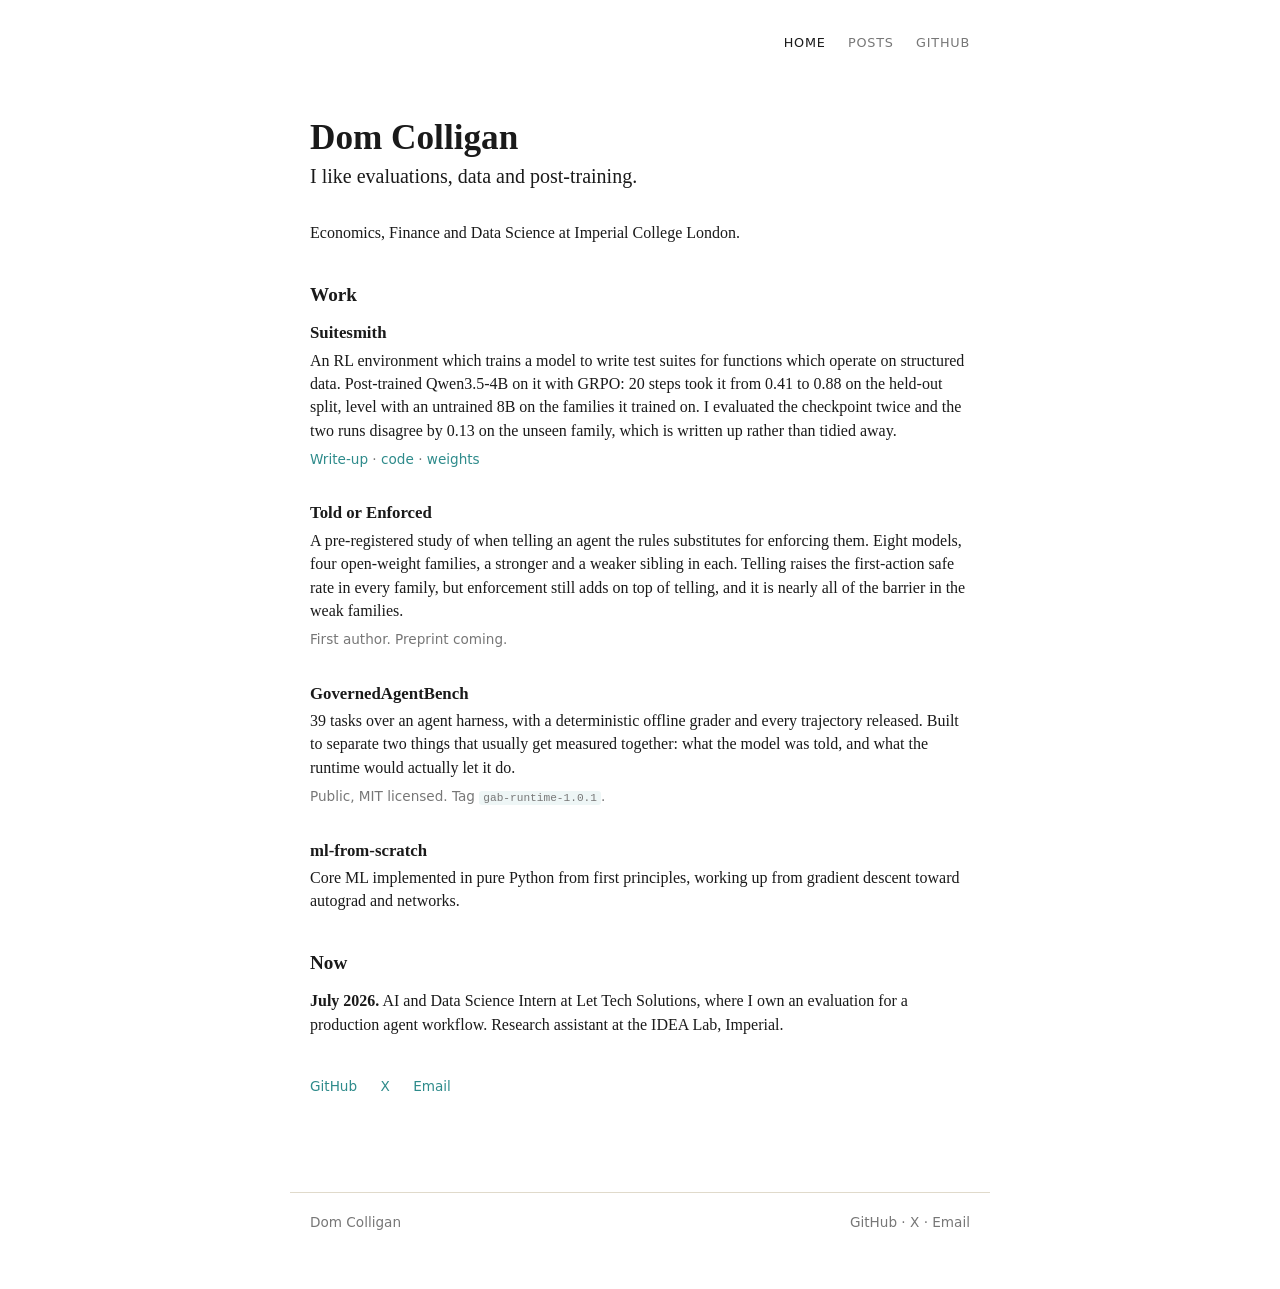
<file: index.html>
<!DOCTYPE html>
<html lang="en">
<head>
<meta charset="utf-8">
<meta name="viewport" content="width=device-width, initial-scale=1, viewport-fit=cover">
<title>Dom Colligan</title>
<meta name="description" content="I like evaluations, data and post-training.">
<link rel="canonical" href="https://dtcolligan.com/">
<meta property="og:title" content="Dom Colligan">
<meta property="og:description" content="I like evaluations, data and post-training.">
<meta property="og:type" content="website">
<meta property="og:url" content="https://dtcolligan.com/">
<link rel="alternate" type="application/atom+xml" title="Dom Colligan — Atom Feed" href="/feeds/atom.xml">
<link rel="stylesheet" href="/assets/style.css?v=tmalign1">
</head>
<body>
<nav class="navbar" aria-label="Primary navigation">
  <span></span>
  <div class="nav-links">
    <a href="/" class="nav-link active" aria-current="page">Home</a>
    <a href="/posts/" class="nav-link">Posts</a>
    <a href="https://github.com/dtcolligan" class="nav-link">GitHub</a>
  </div>
</nav>

<main class="container">
<h1>Dom Colligan</h1>
<p class="tagline">I like evaluations, data and post-training.</p>

<p>
    Economics, Finance and Data Science at Imperial College London.
</p>

<h2>Work</h2>

<div class="work">
    <div class="work-title"><a href="/posts/suitesmith/">Suitesmith</a></div>
    <p>
        An RL environment which trains a model to write test suites for
        functions which operate on structured data. Post-trained Qwen3.5-4B on it with
        GRPO: 20 steps took it from 0.41 to 0.88 on the held-out split, level
        with an untrained 8B on the families it trained on. I evaluated the
        checkpoint twice and the two runs disagree by 0.13 on the unseen
        family, which is written up rather than tidied away.
    </p>
    <p class="meta">
        <a href="/posts/suitesmith/">Write-up</a> ·
        <a href="https://github.com/dtcolligan/suitesmith">code</a> ·
        <a href="https://huggingface.co/dtcolligan/suitesmith-qwen3.5-4b-run1-step20">weights</a>
    </p>
</div>

<div class="work">
    <div class="work-title">Told or Enforced</div>
    <p>
        A pre-registered study of when telling an agent the rules substitutes
        for enforcing them. Eight models, four open-weight families, a
        stronger and a weaker sibling in each. Telling raises the first-action
        safe rate in every family, but enforcement still adds on top of
        telling, and it is nearly all of the barrier in the weak families.
    </p>
    <p class="meta">First author. Preprint coming.</p>
</div>

<div class="work">
    <div class="work-title">
        <a href="https://github.com/dtcolligan/governed-agent-bench">GovernedAgentBench</a>
    </div>
    <p>
        39 tasks over an agent harness, with a deterministic offline grader
        and every trajectory released. Built to separate two things that
        usually get measured together: what the model was told, and what the
        runtime would actually let it do.
    </p>
    <p class="meta">Public, MIT licensed. Tag <code>gab-runtime-1.0.1</code>.</p>
</div>

<div class="work">
    <div class="work-title">
        <a href="https://github.com/dtcolligan/ml-from-scratch">ml-from-scratch</a>
    </div>
    <p>
        Core ML implemented in pure Python from first principles, working up
        from gradient descent toward autograd and networks.
    </p>
</div>

<h2>Now</h2>
<div class="now">
    <p>
        <strong>July 2026.</strong> AI and Data Science Intern at Let Tech
        Solutions, where I own an evaluation for a production agent workflow.
        Research assistant at the IDEA Lab, Imperial.
    </p>
</div>

<p class="links">
    <a href="https://github.com/dtcolligan">GitHub</a>
    <a href="https://x.com/DominicColligan">X</a>
    <a href="mailto:dtcolligan@gmail.com">Email</a>
</p>
</main>

<footer class="site-footer">
  <span>Dom Colligan</span>
  <span>
    <a href="https://github.com/dtcolligan">GitHub</a> ·
    <a href="https://x.com/DominicColligan">X</a> ·
    <a href="mailto:dtcolligan@gmail.com">Email</a>
  </span>
</footer>
</body>
</html>
</file>
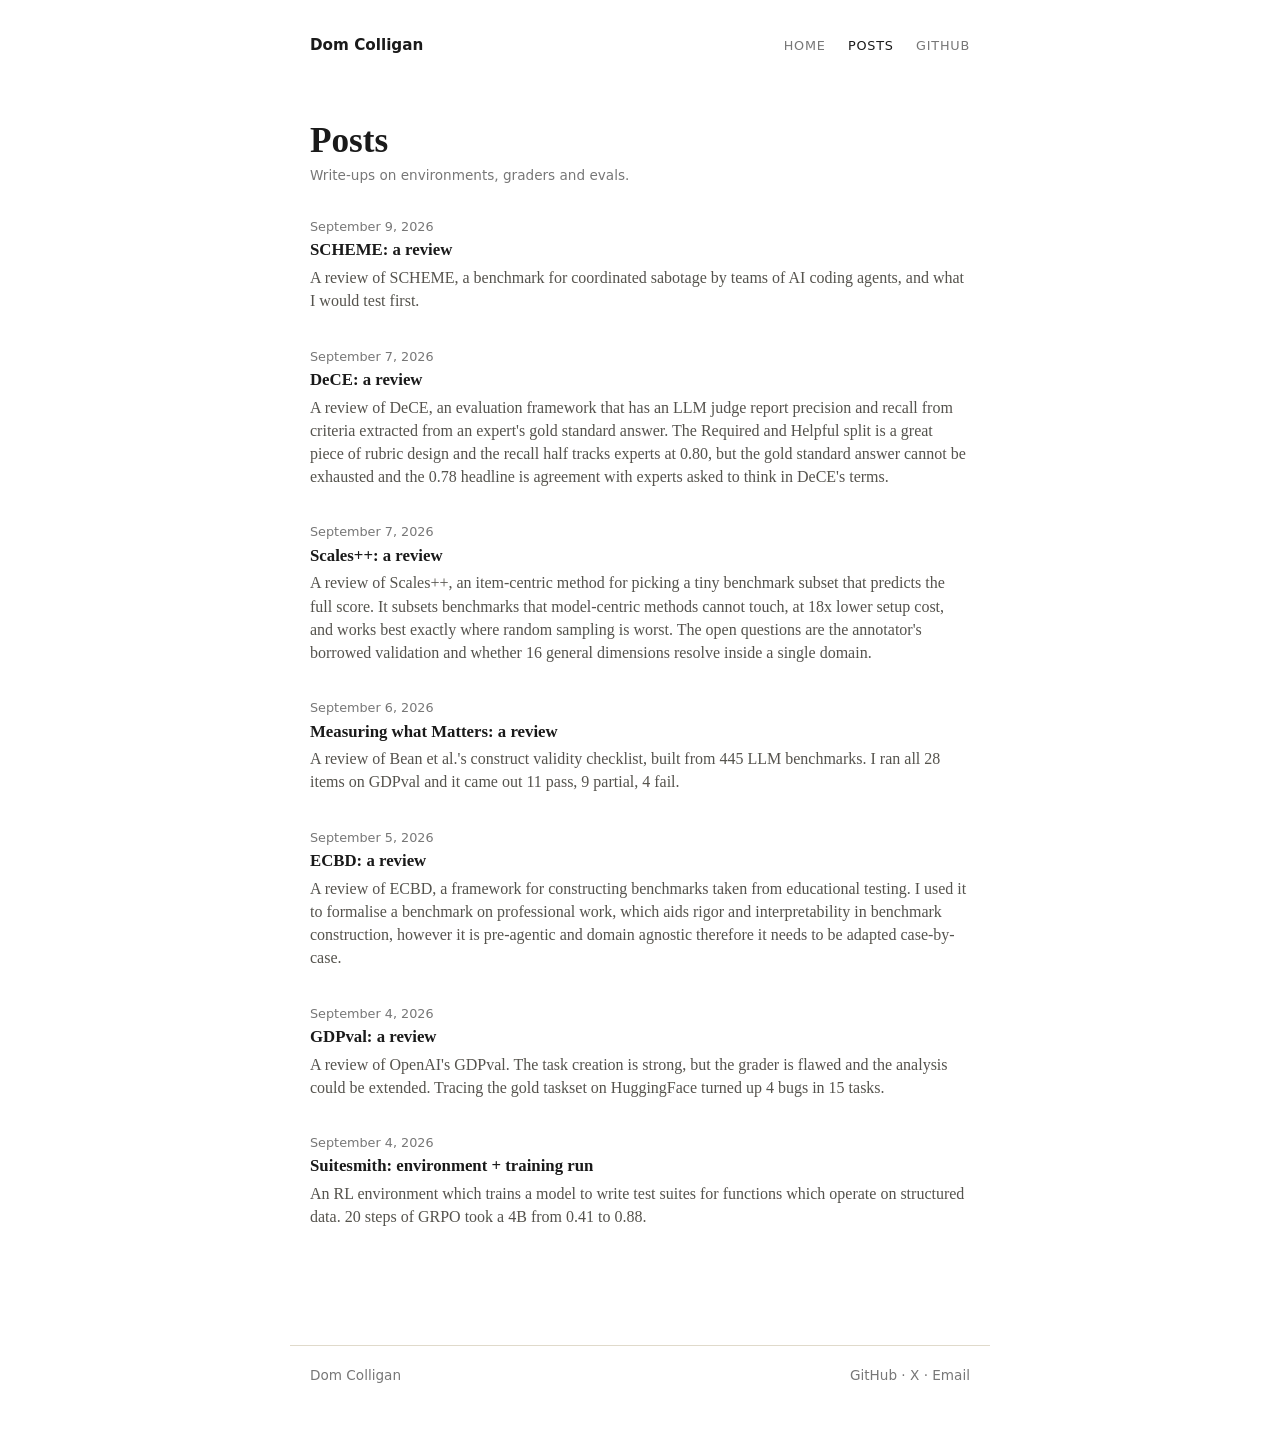
<file: posts/index.html>
<!DOCTYPE html>
<html lang="en">
<head>
<meta charset="utf-8">
<meta name="viewport" content="width=device-width, initial-scale=1, viewport-fit=cover">
<title>Posts — Dom Colligan</title>
<meta name="description" content="Write-ups on RL environments, graders and evals.">
<link rel="canonical" href="https://dtcolligan.com/posts/">
<meta property="og:title" content="Posts — Dom Colligan">
<meta property="og:description" content="Write-ups on RL environments, graders and evals.">
<meta property="og:site_name" content="dtcolligan.com">
<meta property="og:type" content="article">
<meta property="og:url" content="https://dtcolligan.com/posts/">
<meta name="twitter:card" content="summary">
<meta name="twitter:title" content="Posts — Dom Colligan">
<meta name="twitter:description" content="Write-ups on RL environments, graders and evals.">
<link rel="alternate" type="application/atom+xml" title="Dom Colligan — Atom Feed" href="/feeds/atom.xml">
<link rel="stylesheet" href="/assets/style.css?v=tmalign1">

</head>
<body>
<nav class="navbar" aria-label="Primary navigation">
  <a href="/" class="nav-brand">Dom Colligan</a>
  <div class="nav-links">
    <a href="/" class="nav-link">Home</a>
    <a href="/posts/" class="nav-link active" aria-current="page">Posts</a>
    <a href="https://github.com/dtcolligan" class="nav-link">GitHub</a>
  </div>
</nav>
<main id="main-content" class="container">
<h1>Posts</h1>
<p class="post-meta">Write-ups on environments, graders and evals.</p>
<ul class="post-list">
  <li>
    <span class="date">September 9, 2026</span>
    <div class="title"><a href="/posts/scheme/">SCHEME: a review</a></div>
    <p>A review of SCHEME, a benchmark for coordinated sabotage by teams of AI coding agents, and what I would test first.</p>
  </li>
  <li>
    <span class="date">September 7, 2026</span>
    <div class="title"><a href="/posts/dece/">DeCE: a review</a></div>
    <p>A review of DeCE, an evaluation framework that has an LLM judge report precision and recall from criteria extracted from an expert&#x27;s gold standard answer. The Required and Helpful split is a great piece of rubric design and the recall half tracks experts at 0.80, but the gold standard answer cannot be exhausted and the 0.78 headline is agreement with experts asked to think in DeCE&#x27;s terms.</p>
  </li>
  <li>
    <span class="date">September 7, 2026</span>
    <div class="title"><a href="/posts/scales-plus-plus/">Scales++: a review</a></div>
    <p>A review of Scales++, an item-centric method for picking a tiny benchmark subset that predicts the full score. It subsets benchmarks that model-centric methods cannot touch, at 18x lower setup cost, and works best exactly where random sampling is worst. The open questions are the annotator&#x27;s borrowed validation and whether 16 general dimensions resolve inside a single domain.</p>
  </li>
  <li>
    <span class="date">September 6, 2026</span>
    <div class="title"><a href="/posts/measuring-what-matters/">Measuring what Matters: a review</a></div>
    <p>A review of Bean et al.&#x27;s construct validity checklist, built from 445 LLM benchmarks. I ran all 28 items on GDPval and it came out 11 pass, 9 partial, 4 fail.</p>
  </li>
  <li>
    <span class="date">September 5, 2026</span>
    <div class="title"><a href="/posts/ecbd/">ECBD: a review</a></div>
    <p>A review of ECBD, a framework for constructing benchmarks taken from educational testing. I used it to formalise a benchmark on professional work, which aids rigor and interpretability in benchmark construction, however it is pre-agentic and domain agnostic therefore it needs to be adapted case-by-case.</p>
  </li>
  <li>
    <span class="date">September 4, 2026</span>
    <div class="title"><a href="/posts/gdpval/">GDPval: a review</a></div>
    <p>A review of OpenAI's GDPval. The task creation is strong, but the grader is flawed and the analysis could be extended. Tracing the gold taskset on HuggingFace turned up 4 bugs in 15 tasks.</p>
  </li>
  <li>
    <span class="date">September 4, 2026</span>
    <div class="title"><a href="/posts/suitesmith/">Suitesmith: environment + training run</a></div>
    <p>An RL environment which trains a model to write test suites for functions which operate on structured data. 20 steps of GRPO took a 4B from 0.41 to 0.88.</p>
  </li>
</ul>
</main>
<footer class="site-footer">
  <span>Dom Colligan</span>
  <span>
    <a href="https://github.com/dtcolligan">GitHub</a> ·
    <a href="https://x.com/DominicColligan">X</a> ·
    <a href="mailto:dtcolligan@gmail.com">Email</a>
  </span>
</footer>
</body>
</html>
</file>
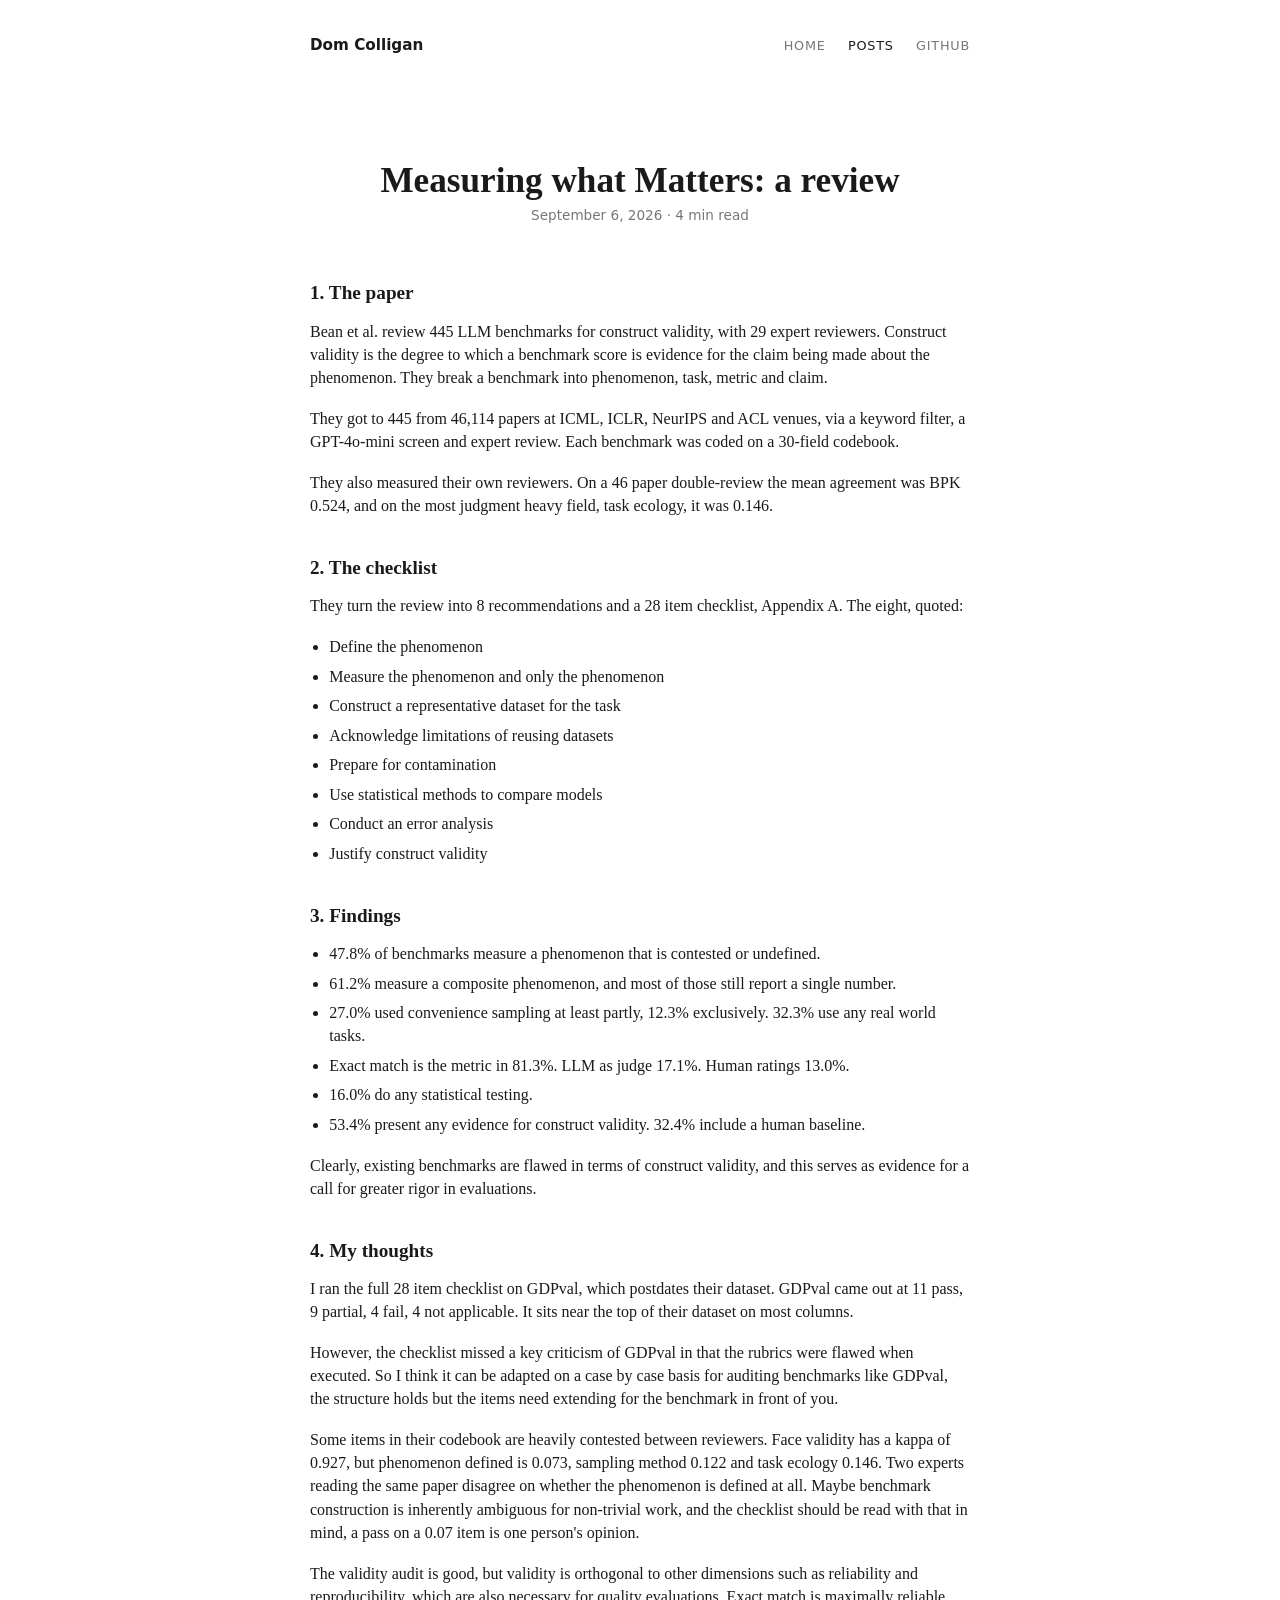
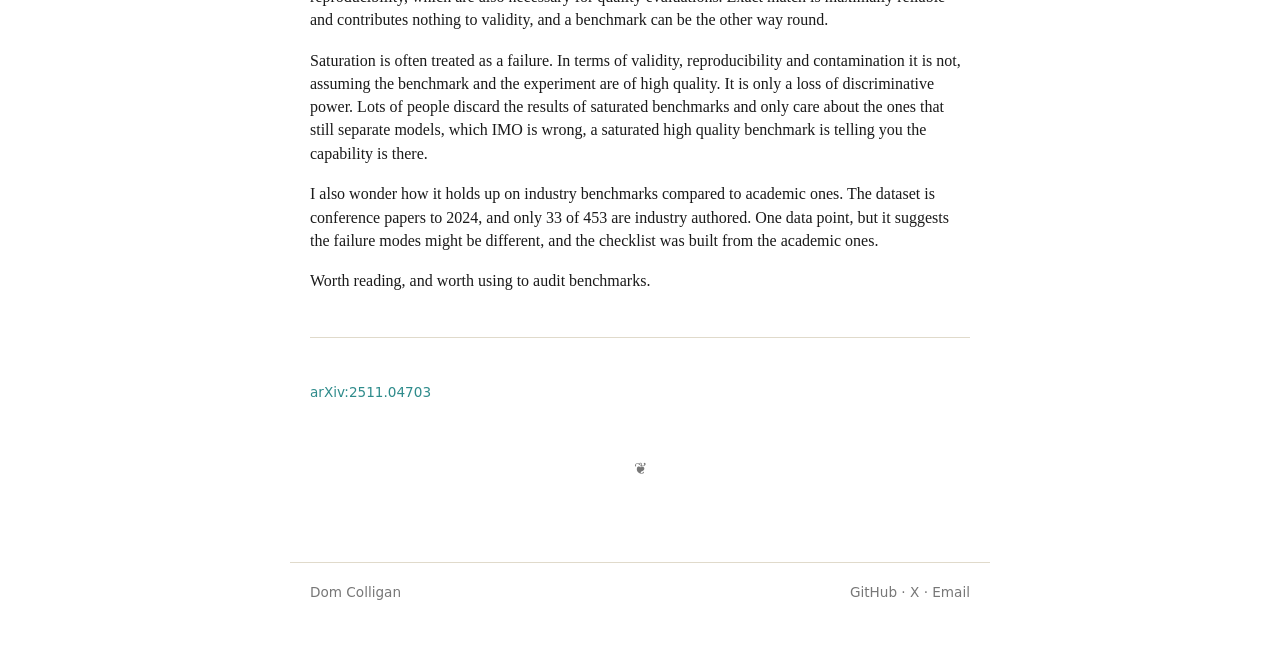
<file: posts/bean/index.html>
<!DOCTYPE html>
<html lang="en">
<head>
<meta charset="utf-8">
<title>Measuring what Matters: a review</title>
<link rel="canonical" href="https://dtcolligan.com/posts/measuring-what-matters/">
<meta http-equiv="refresh" content="0; url=/posts/measuring-what-matters/">
</head>
<body>
<p>Moved to <a href="/posts/measuring-what-matters/">/posts/measuring-what-matters/</a>.</p>
</body>
</html>
</file>
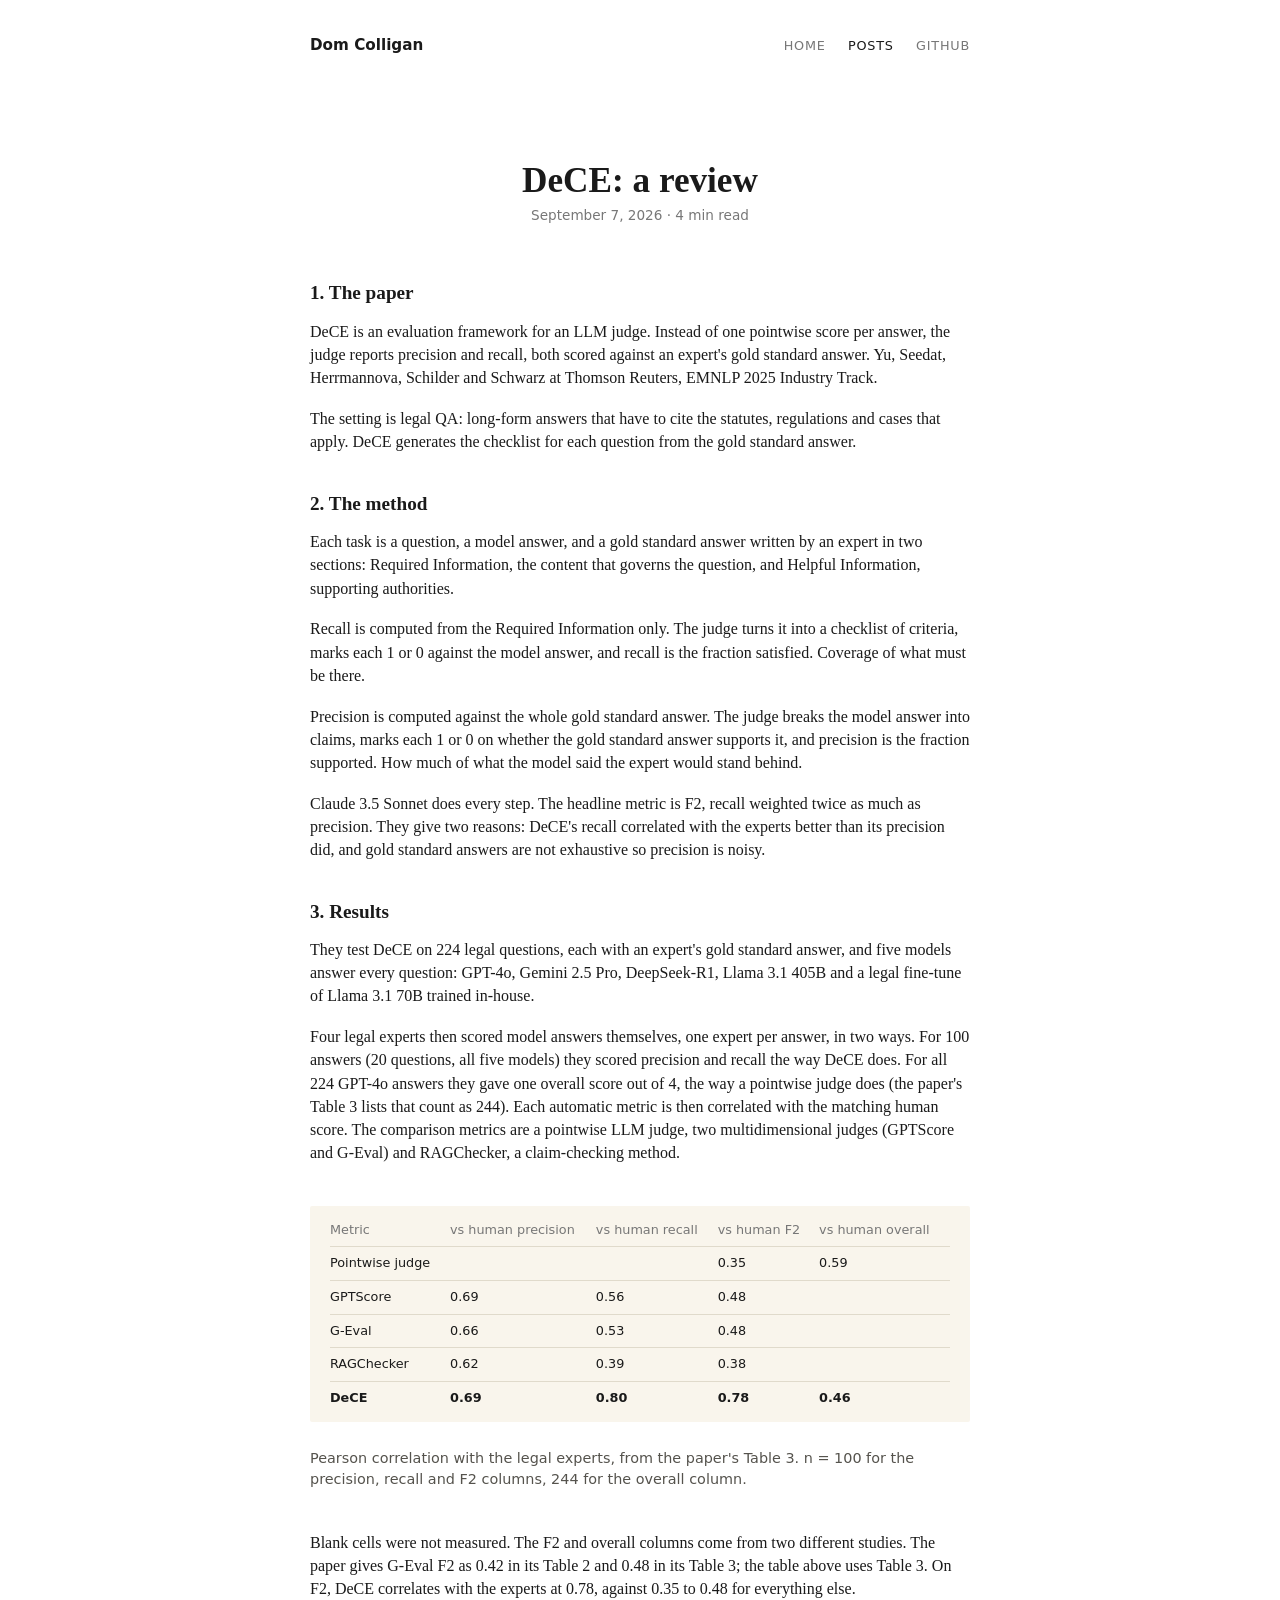
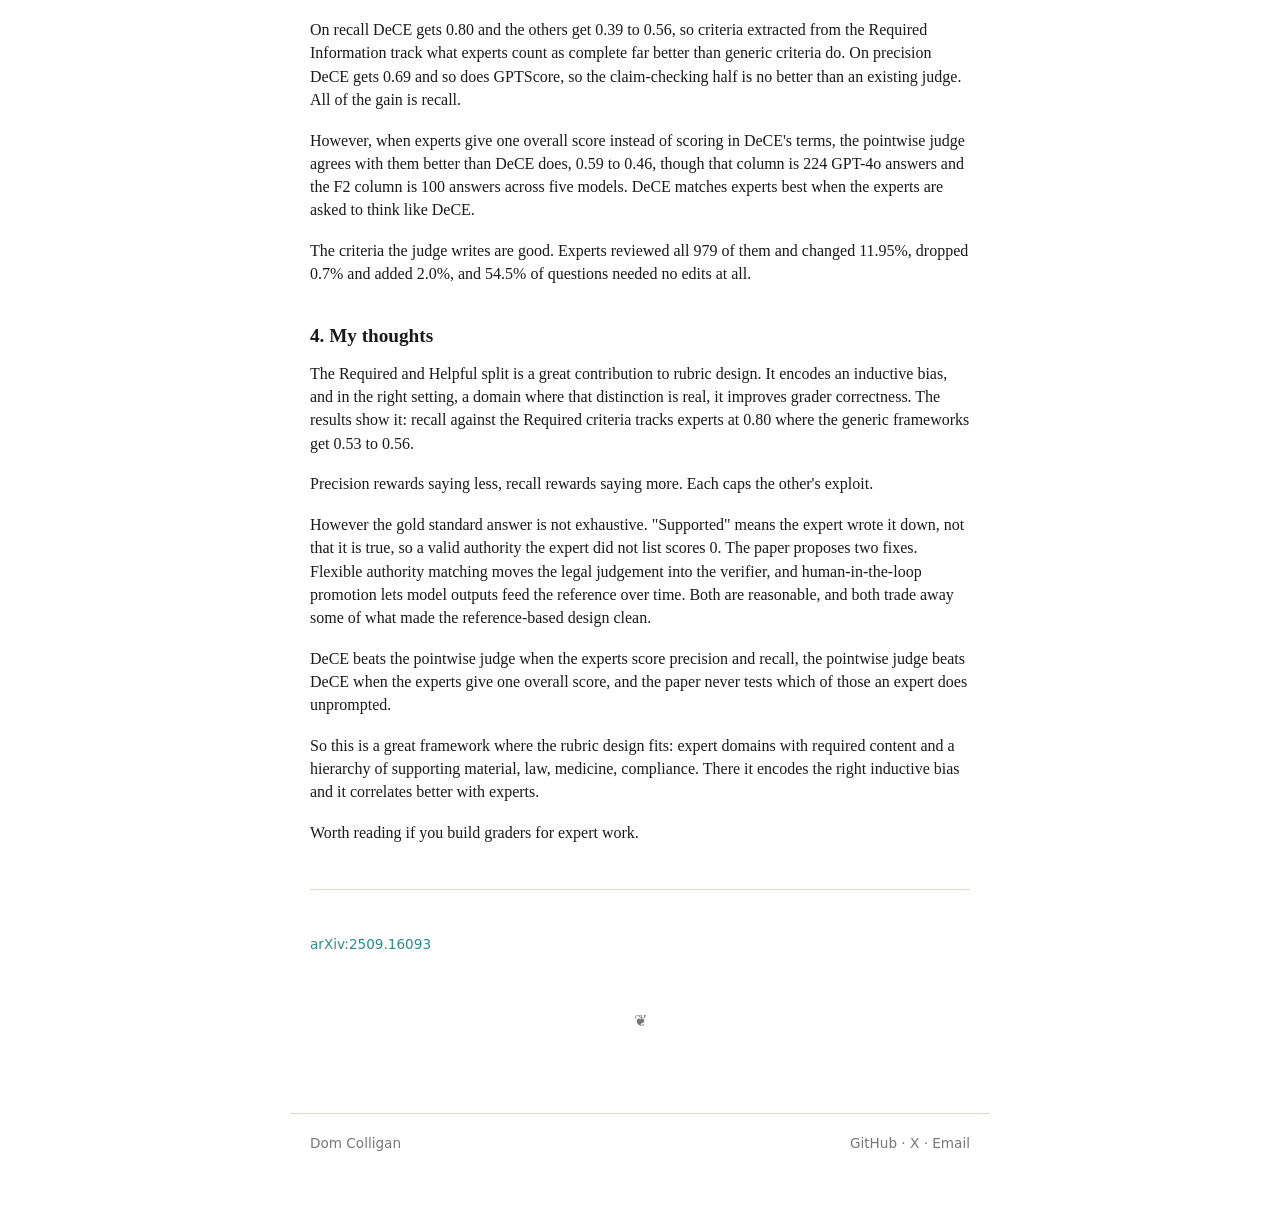
<file: posts/dece/index.html>
<!DOCTYPE html>
<html lang="en">
<head>
<meta charset="utf-8">
<meta name="viewport" content="width=device-width, initial-scale=1, viewport-fit=cover">
<title>DeCE: a review</title>
<meta name="description" content="A review of DeCE, an evaluation framework that has an LLM judge report precision and recall from criteria extracted from an expert&#x27;s gold standard answer. The Required and Helpful split is a great piece of rubric design and the recall half tracks experts at 0.80, but the gold standard answer cannot be exhausted and the 0.78 headline is agreement with experts asked to think in DeCE&#x27;s terms.">
<link rel="canonical" href="https://dtcolligan.com/posts/dece/">
<meta property="og:title" content="DeCE: a review">
<meta property="og:description" content="A review of DeCE, an evaluation framework that has an LLM judge report precision and recall from criteria extracted from an expert&#x27;s gold standard answer. The Required and Helpful split is a great piece of rubric design and the recall half tracks experts at 0.80, but the gold standard answer cannot be exhausted and the 0.78 headline is agreement with experts asked to think in DeCE&#x27;s terms.">
<meta property="og:site_name" content="dtcolligan.com">
<meta property="og:type" content="article">
<meta property="og:url" content="https://dtcolligan.com/posts/dece/">
<meta property="og:image" content="https://dtcolligan.com/assets/cards/card-dece-0501fff3.png">
<meta property="og:image:width" content="1200">
<meta property="og:image:height" content="630">
<meta property="og:image:alt" content="DeCE: a review — dtcolligan.com">
<meta name="twitter:card" content="summary">
<meta name="twitter:title" content="DeCE: a review">
<meta name="twitter:description" content="A review of DeCE, an evaluation framework that has an LLM judge report precision and recall from criteria extracted from an expert&#x27;s gold standard answer. The Required and Helpful split is a great piece of rubric design and the recall half tracks experts at 0.80, but the gold standard answer cannot be exhausted and the 0.78 headline is agreement with experts asked to think in DeCE&#x27;s terms.">
<meta name="twitter:image" content="https://dtcolligan.com/assets/cards/sq-dece-fc42923f.png">
<link rel="alternate" type="application/atom+xml" title="Dom Colligan — Atom Feed" href="/feeds/atom.xml">
<link rel="stylesheet" href="/assets/style.css?v=tmalign1">

</head>
<body>
<nav class="navbar" aria-label="Primary navigation">
  <a href="/" class="nav-brand">Dom Colligan</a>
  <div class="nav-links">
    <a href="/" class="nav-link">Home</a>
    <a href="/posts/" class="nav-link active" aria-current="page">Posts</a>
    <a href="https://github.com/dtcolligan" class="nav-link">GitHub</a>
  </div>
</nav>
<main id="main-content" class="container post">
<h1>DeCE: a review</h1>
<p class="post-meta">September 7, 2026 · 4 min read</p>

<h2 id="paper">1. The paper<a class="anchor" href="#paper" aria-label="Link to this section">#</a></h2>

<p>DeCE is an evaluation framework for an LLM judge. Instead of one pointwise
score per answer, the judge reports precision and recall, both scored against an expert's
gold standard answer. Yu, Seedat,
Herrmannova, Schilder and Schwarz at Thomson Reuters, EMNLP 2025 Industry
Track.</p>

<p>The setting is legal QA: long-form answers that have to cite the statutes,
regulations and cases that apply. DeCE generates the checklist for each
question from the gold standard answer.</p>

<h2 id="method">2. The method<a class="anchor" href="#method" aria-label="Link to this section">#</a></h2>

<p>Each task is a question, a model answer, and a gold standard answer written
by an expert in two sections: Required Information, the content that governs
the question, and Helpful Information, supporting authorities.</p>

<p>Recall is computed from the Required Information only. The judge turns it
into a checklist of criteria, marks each 1 or 0 against the model answer, and
recall is the fraction satisfied. Coverage of what must be there.</p>

<p>Precision is computed against the whole gold standard answer. The judge
breaks the model answer into claims, marks each 1 or 0 on whether the gold
standard answer supports it, and precision is the fraction supported. How
much of what the model said the expert would stand behind.</p>

<p>Claude 3.5 Sonnet does every step. The headline metric is F2, recall weighted twice as
much as precision. They give two reasons: DeCE's recall correlated with the
experts better than its precision did, and gold standard answers are not
exhaustive so precision is noisy.</p>

<h2 id="results">3. Results<a class="anchor" href="#results" aria-label="Link to this section">#</a></h2>

<p>They test DeCE on 224 legal questions, each with an expert's gold standard
answer, and five models answer every question: GPT-4o, Gemini 2.5 Pro,
DeepSeek-R1, Llama 3.1 405B and a legal fine-tune of Llama 3.1 70B trained
in-house.</p>

<p>Four legal experts then scored model answers themselves, one expert per
answer, in two ways. For 100 answers (20 questions, all five models) they
scored precision and recall the way DeCE does. For all 224 GPT-4o answers
they gave one overall score out of 4, the way a pointwise judge does (the
paper's Table 3 lists that count as 244). Each automatic metric is then
correlated with the matching human score. The comparison metrics are a
pointwise LLM judge, two multidimensional judges (GPTScore and G-Eval) and
RAGChecker, a claim-checking method.</p>

<figure>
<div class="tablewrap">
<table>
<thead><tr><th>Metric</th><th>vs human precision</th><th>vs human recall</th><th>vs human F2</th><th>vs human overall</th></tr></thead>
<tbody>
<tr><td>Pointwise judge</td><td></td><td></td><td>0.35</td><td>0.59</td></tr>
<tr><td>GPTScore</td><td>0.69</td><td>0.56</td><td>0.48</td><td></td></tr>
<tr><td>G-Eval</td><td>0.66</td><td>0.53</td><td>0.48</td><td></td></tr>
<tr><td>RAGChecker</td><td>0.62</td><td>0.39</td><td>0.38</td><td></td></tr>
<tr><td><strong>DeCE</strong></td><td><strong>0.69</strong></td><td><strong>0.80</strong></td><td><strong>0.78</strong></td><td><strong>0.46</strong></td></tr>
</tbody>
</table>
</div>
<figcaption>Pearson correlation with the legal experts, from the paper's Table 3. n = 100 for the precision, recall and F2 columns, 244 for the overall column.</figcaption>
</figure>

<p>Blank cells were not measured. The F2 and overall columns come from two
different studies. The paper gives G-Eval F2 as 0.42 in its Table 2 and 0.48 in
its Table 3; the table above uses Table 3.
On F2, DeCE correlates with the experts at 0.78, against 0.35 to 0.48 for
everything else.</p>

<p>On recall DeCE
gets 0.80 and the others get 0.39 to 0.56, so criteria extracted from the
Required Information track what experts count as complete far better than
generic criteria do. On precision DeCE gets 0.69 and so does GPTScore, so the
claim-checking half is no better than an existing judge. All of the gain is
recall.</p>

<p>However, when experts give one overall score instead of scoring in DeCE's
terms, the pointwise judge agrees with them better than DeCE does, 0.59 to
0.46, though that column is 224 GPT-4o answers and the F2 column is 100
answers across five models. DeCE matches experts best when the experts are asked to think like
DeCE.</p>

<p>The criteria the judge writes are good. Experts reviewed all 979 of them and
changed 11.95%, dropped 0.7% and added 2.0%, and 54.5% of questions needed
no edits at all.</p>

<h2 id="thoughts">4. My thoughts<a class="anchor" href="#thoughts" aria-label="Link to this section">#</a></h2>

<p>The Required and Helpful split is a great contribution to rubric design. It
encodes an inductive bias, and in the right setting, a domain where that
distinction is real, it improves grader correctness. The results show it:
recall against the Required criteria tracks experts at 0.80 where the generic
frameworks get 0.53 to 0.56.</p>

<p>Precision rewards saying less, recall rewards saying more. Each caps the
other's exploit.</p>

<p>However the gold standard answer is not exhaustive. "Supported" means the
expert wrote it down, not that it is true, so a valid authority the expert
did not list scores 0. The paper proposes two fixes. Flexible authority
matching moves the legal judgement into the verifier, and human-in-the-loop
promotion lets model outputs feed the reference over time. Both are
reasonable, and both trade away some of what made the reference-based design
clean.</p>

<p>DeCE beats the pointwise judge when the experts score precision and recall,
the pointwise judge beats DeCE when the experts give one overall score, and
the paper never tests which of those an expert does unprompted.</p>

<p>So this is a great framework where the rubric design fits: expert domains
with required content and a hierarchy of supporting material, law, medicine,
compliance. There it encodes the right inductive bias and it correlates
better with experts.</p>

<p>Worth reading if you build graders for expert work.</p>

<hr>

<p class="post-meta" style="margin-bottom:0">
  <a href="https://arxiv.org/abs/2509.16093">arXiv:2509.16093</a>
</p>
<div class="post-endmark">❦</div>
</main>
<footer class="site-footer">
  <span>Dom Colligan</span>
  <span>
    <a href="https://github.com/dtcolligan">GitHub</a> ·
    <a href="https://x.com/DominicColligan">X</a> ·
    <a href="mailto:dtcolligan@gmail.com">Email</a>
  </span>
</footer>
</body>
</html>
</file>
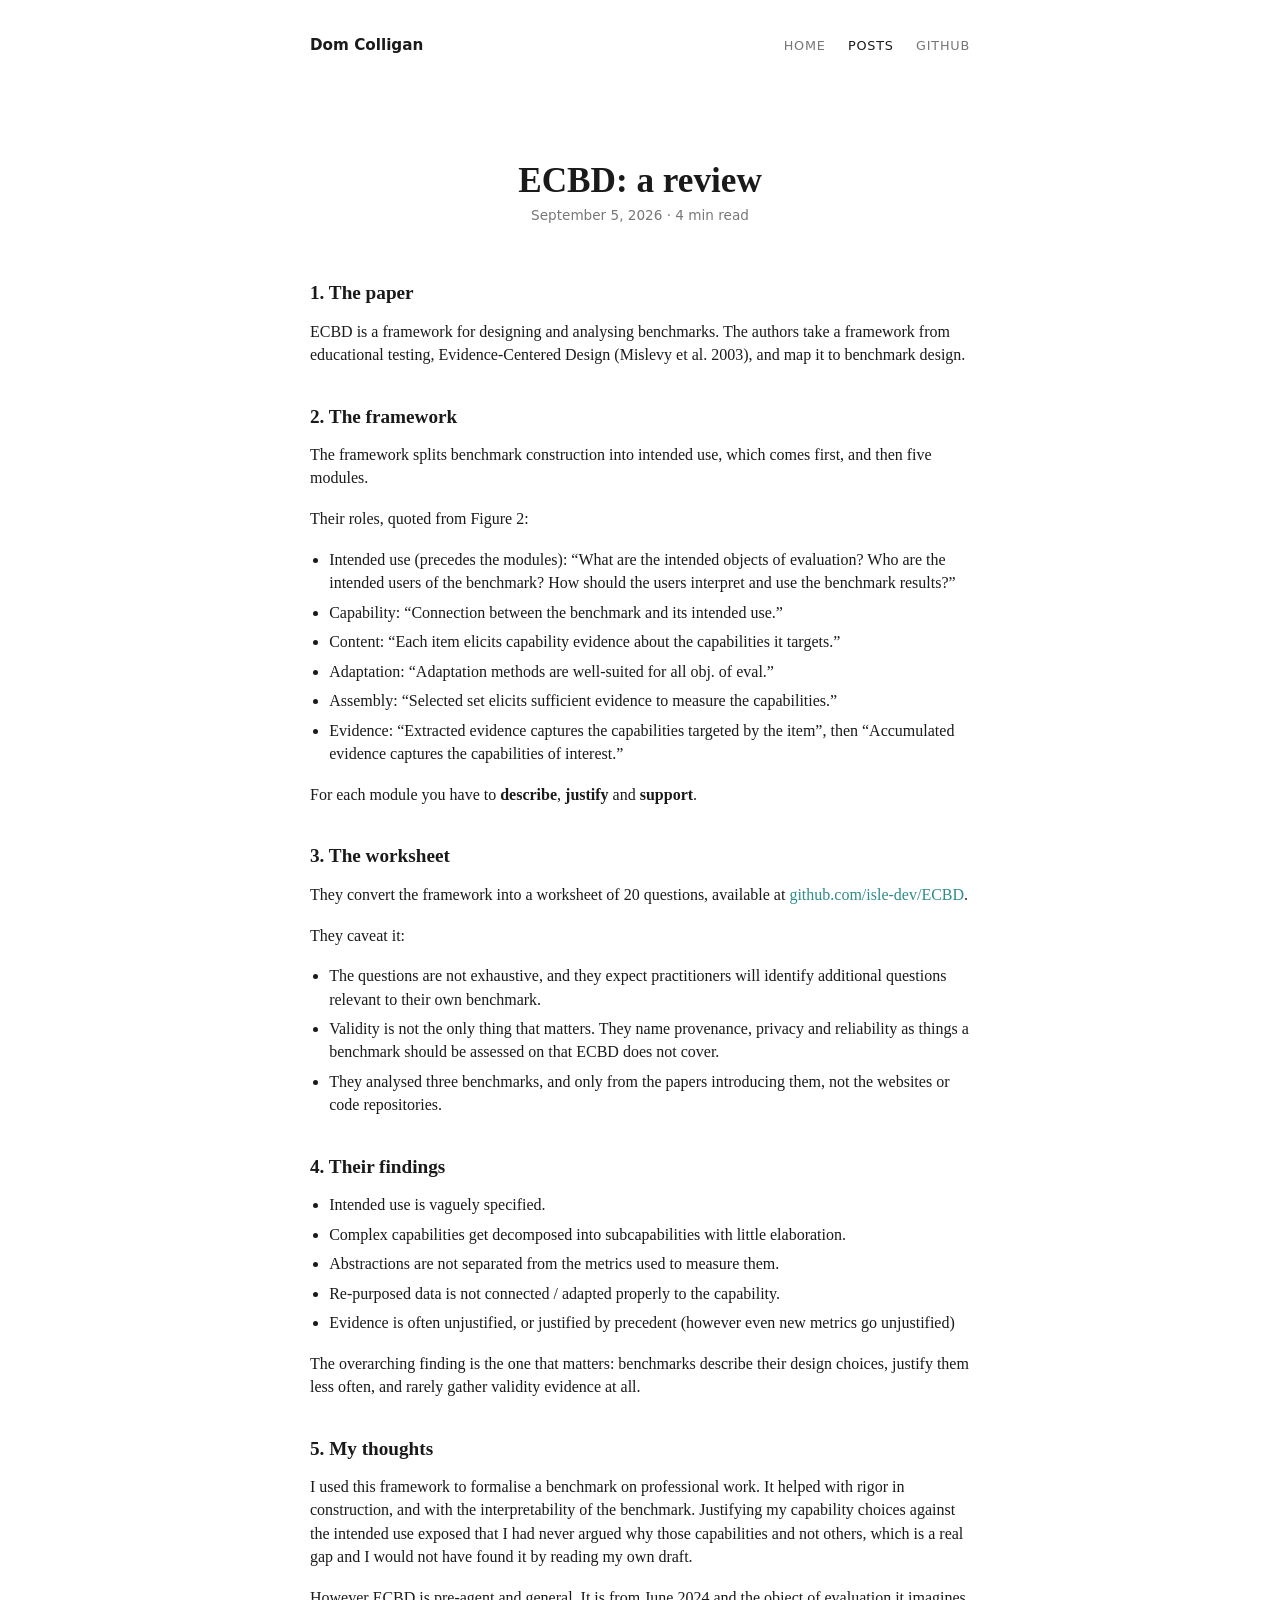
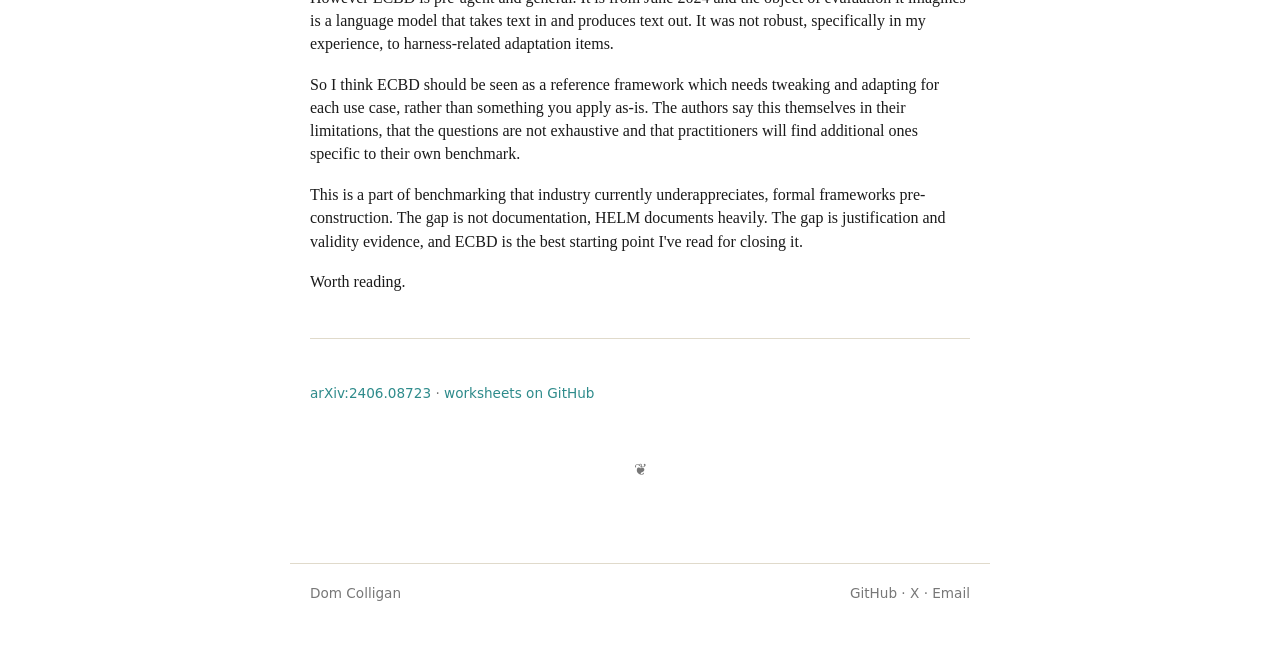
<file: posts/ecbd/index.html>
<!DOCTYPE html>
<html lang="en">
<head>
<meta charset="utf-8">
<meta name="viewport" content="width=device-width, initial-scale=1, viewport-fit=cover">
<title>ECBD: a review</title>
<meta name="description" content="A review of ECBD, a framework for constructing benchmarks taken from educational testing. I used it to formalise a benchmark on professional work, which aids rigor and interpretability in benchmark construction, however it is pre-agentic and domain agnostic therefore it needs to be adapted case-by-case.">
<link rel="canonical" href="https://dtcolligan.com/posts/ecbd/">
<meta property="og:title" content="ECBD: a review">
<meta property="og:description" content="A review of ECBD, a framework for constructing benchmarks taken from educational testing. I used it to formalise a benchmark on professional work, which aids rigor and interpretability in benchmark construction, however it is pre-agentic and domain agnostic therefore it needs to be adapted case-by-case.">
<meta property="og:site_name" content="dtcolligan.com">
<meta property="og:type" content="article">
<meta property="og:url" content="https://dtcolligan.com/posts/ecbd/">
<meta property="og:image" content="https://dtcolligan.com/assets/cards/card-ecbd.png">
<meta property="og:image:width" content="1200">
<meta property="og:image:height" content="630">
<meta property="og:image:alt" content="ECBD: a review — dtcolligan.com">
<meta name="twitter:card" content="summary">
<meta name="twitter:title" content="ECBD: a review">
<meta name="twitter:description" content="A review of ECBD, a framework for constructing benchmarks taken from educational testing. I used it to formalise a benchmark on professional work, which aids rigor and interpretability in benchmark construction, however it is pre-agentic and domain agnostic therefore it needs to be adapted case-by-case.">
<meta name="twitter:image" content="https://dtcolligan.com/assets/cards/sq-ecbd.png">
<link rel="alternate" type="application/atom+xml" title="Dom Colligan — Atom Feed" href="/feeds/atom.xml">
<link rel="stylesheet" href="/assets/style.css?v=tmalign1">

</head>
<body>
<nav class="navbar" aria-label="Primary navigation">
  <a href="/" class="nav-brand">Dom Colligan</a>
  <div class="nav-links">
    <a href="/" class="nav-link">Home</a>
    <a href="/posts/" class="nav-link active" aria-current="page">Posts</a>
    <a href="https://github.com/dtcolligan" class="nav-link">GitHub</a>
  </div>
</nav>
<main id="main-content" class="container post">
<h1>ECBD: a review</h1>
<p class="post-meta">September 5, 2026 · 4 min read</p>

<h2 id="paper">1. The paper<a class="anchor" href="#paper" aria-label="Link to this section">#</a></h2>

<p>ECBD is a framework for designing and analysing benchmarks. The authors take a
framework from educational testing, Evidence-Centered Design (Mislevy et al.
2003), and map it to benchmark design.</p>

<h2 id="framework">2. The framework<a class="anchor" href="#framework" aria-label="Link to this section">#</a></h2>

<p>The framework splits benchmark construction into intended use, which comes
first, and then five modules.</p>

<p>Their roles, quoted from Figure 2:</p>

<ul>
<li>Intended use (precedes the modules): &ldquo;What are the intended objects of evaluation? Who are the intended users of the benchmark? How should the users interpret and use the benchmark results?&rdquo;</li>
<li>Capability: &ldquo;Connection between the benchmark and its intended use.&rdquo;</li>
<li>Content: &ldquo;Each item elicits capability evidence about the capabilities it targets.&rdquo;</li>
<li>Adaptation: &ldquo;Adaptation methods are well-suited for all obj. of eval.&rdquo;</li>
<li>Assembly: &ldquo;Selected set elicits sufficient evidence to measure the capabilities.&rdquo;</li>
<li>Evidence: &ldquo;Extracted evidence captures the capabilities targeted by the item&rdquo;, then &ldquo;Accumulated evidence captures the capabilities of interest.&rdquo;</li>
</ul>

<p>For each module you have to <strong>describe</strong>, <strong>justify</strong> and <strong>support</strong>.</p>

<h2 id="worksheet">3. The worksheet<a class="anchor" href="#worksheet" aria-label="Link to this section">#</a></h2>

<p>They convert the framework into a worksheet of 20 questions, available at
<a href="https://github.com/isle-dev/ECBD">github.com/isle-dev/ECBD</a>.</p>

<p>They caveat it:</p>

<ul>
<li>The questions are not exhaustive, and they expect practitioners will identify
additional questions relevant to their own benchmark.</li>
<li>Validity is not the only thing that matters. They name provenance, privacy and
reliability as things a benchmark should be assessed on that ECBD does not
cover.</li>
<li>They analysed three benchmarks, and only from the papers introducing them, not
the websites or code repositories.</li>
</ul>

<h2 id="findings">4. Their findings<a class="anchor" href="#findings" aria-label="Link to this section">#</a></h2>

<ul>
<li>Intended use is vaguely specified.</li>
<li>Complex capabilities get decomposed into subcapabilities with little elaboration.</li>
<li>Abstractions are not separated from the metrics used to measure them.</li>
<li>Re-purposed data is not connected / adapted properly to the capability.</li>
<li>Evidence is often unjustified, or justified by precedent (however even new metrics go unjustified)</li>
</ul>

<p>The overarching finding is the one that matters: benchmarks describe their
design choices, justify them less often, and rarely gather validity evidence at all.</p>

<h2 id="thoughts">5. My thoughts<a class="anchor" href="#thoughts" aria-label="Link to this section">#</a></h2>

<p>I used this framework to formalise a benchmark on professional work. It helped
with rigor in construction, and with the interpretability of the benchmark. Justifying my capability
choices against the intended use exposed that I had never argued why those capabilities and not others, which is a real gap and I would not have found it by reading my own draft.</p>

<p>However ECBD is pre-agent and general. It is from June 2024 and the object of
evaluation it imagines is a language model that takes text in and produces text
out. It was not robust, specifically in my experience, to harness-related adaptation items.</p>

<p>So I think ECBD should be seen as a reference framework which needs tweaking and
adapting for each use case, rather than something you apply as-is. The authors
say this themselves in their limitations, that the questions are not exhaustive
and that practitioners will find additional ones specific to their own
benchmark.</p>

<p>This is a part of benchmarking that industry currently underappreciates, formal frameworks pre-construction. The
gap is not documentation, HELM documents heavily. The gap is justification and
validity evidence, and ECBD is the best starting point I've read for closing
it.</p>

<p>Worth reading.</p>

<hr>

<p class="post-meta" style="margin-bottom:0">
  <a href="https://arxiv.org/abs/2406.08723">arXiv:2406.08723</a>
  · <a href="https://github.com/isle-dev/ECBD">worksheets on GitHub</a>
</p>
<div class="post-endmark">❦</div>
</main>
<footer class="site-footer">
  <span>Dom Colligan</span>
  <span>
    <a href="https://github.com/dtcolligan">GitHub</a> ·
    <a href="https://x.com/DominicColligan">X</a> ·
    <a href="mailto:dtcolligan@gmail.com">Email</a>
  </span>
</footer>
</body>
</html>
</file>
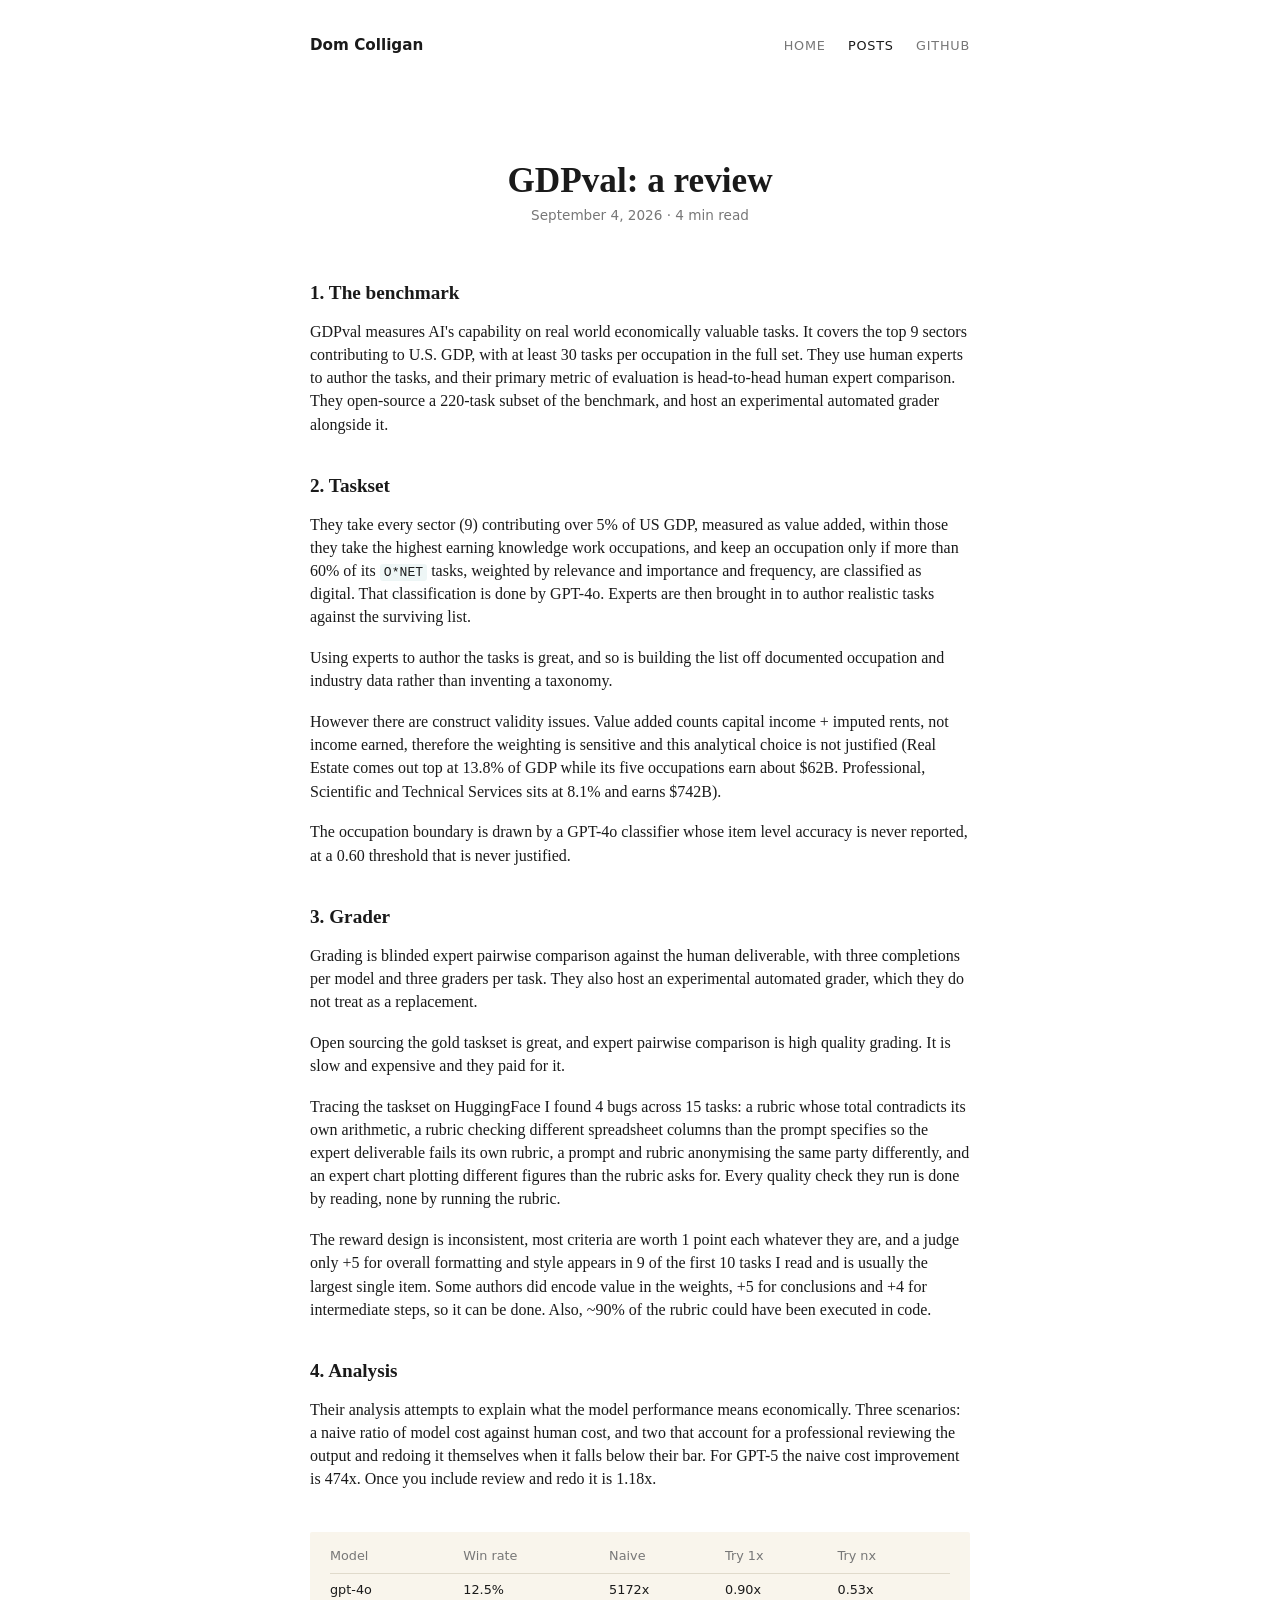
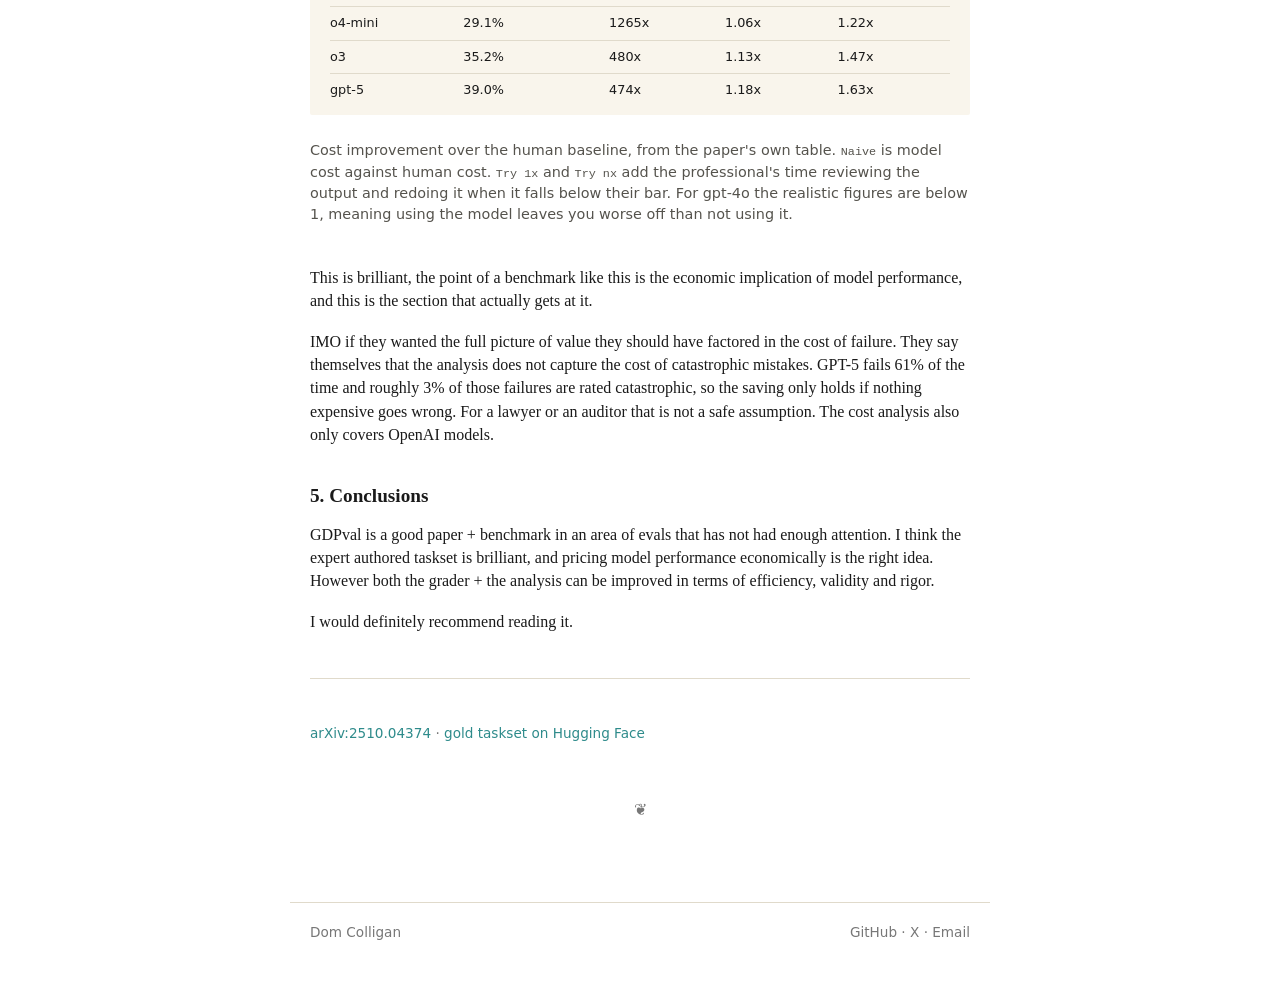
<file: posts/gdpval/index.html>
<!DOCTYPE html>
<html lang="en">
<head>
<meta charset="utf-8">
<meta name="viewport" content="width=device-width, initial-scale=1, viewport-fit=cover">
<title>GDPval: a review</title>
<meta name="description" content="A review of OpenAI's GDPval. The task creation is strong, but the grader is flawed and the analysis could be extended. Tracing the gold taskset on HuggingFace turned up 4 bugs in 15 tasks.">
<link rel="canonical" href="https://dtcolligan.com/posts/gdpval/">
<meta property="og:title" content="GDPval: a review">
<meta property="og:description" content="A review of OpenAI's GDPval. The task creation is strong, but the grader is flawed and the analysis could be extended. Tracing the gold taskset on HuggingFace turned up 4 bugs in 15 tasks.">
<meta property="og:site_name" content="dtcolligan.com">
<meta property="og:type" content="article">
<meta property="og:url" content="https://dtcolligan.com/posts/gdpval/">
<meta property="og:image" content="https://dtcolligan.com/assets/cards/card-gdpval.png">
<meta property="og:image:width" content="1200">
<meta property="og:image:height" content="630">
<meta property="og:image:alt" content="GDPval: a review — dtcolligan.com">
<meta name="twitter:card" content="summary">
<meta name="twitter:title" content="GDPval: a review">
<meta name="twitter:description" content="A review of OpenAI's GDPval. The task creation is strong, but the grader is flawed and the analysis could be extended. Tracing the gold taskset on HuggingFace turned up 4 bugs in 15 tasks.">
<meta name="twitter:image" content="https://dtcolligan.com/assets/cards/sq-gdpval.png">
<link rel="alternate" type="application/atom+xml" title="Dom Colligan — Atom Feed" href="/feeds/atom.xml">
<link rel="stylesheet" href="/assets/style.css?v=tmalign1">

</head>
<body>
<nav class="navbar" aria-label="Primary navigation">
  <a href="/" class="nav-brand">Dom Colligan</a>
  <div class="nav-links">
    <a href="/" class="nav-link">Home</a>
    <a href="/posts/" class="nav-link active" aria-current="page">Posts</a>
    <a href="https://github.com/dtcolligan" class="nav-link">GitHub</a>
  </div>
</nav>
<main id="main-content" class="container post">
<h1>GDPval: a review</h1>
<p class="post-meta">September 4, 2026 · 4 min read</p>

<h2 id="benchmark">1. The benchmark<a class="anchor" href="#benchmark" aria-label="Link to this section">#</a></h2>

<p>GDPval measures AI's capability on real world economically valuable tasks. It
covers the top 9 sectors contributing to U.S. GDP, with at least 30 tasks per
occupation in the full set. They use human experts to author the tasks, and their
primary metric of evaluation is head-to-head human expert comparison. They
open-source a 220-task subset of the benchmark, and host an experimental automated
grader alongside it.</p>

<h2 id="taskset">2. Taskset<a class="anchor" href="#taskset" aria-label="Link to this section">#</a></h2>

<p>They take every sector (9) contributing over 5% of US GDP, measured as value
added, within those they take the highest earning knowledge work occupations, and
keep an occupation only if more than 60% of its <code>O*NET</code> tasks, weighted
by relevance and importance and frequency, are classified as digital. That
classification is done by GPT-4o. Experts are then brought in to author realistic
tasks against the surviving list.</p>

<p>Using experts to author the tasks is great, and so is building the list off
documented occupation and industry data rather than inventing a taxonomy.</p>

<p>However there are construct validity issues. Value added counts capital income +
imputed rents, not income earned, therefore the weighting is sensitive and this
analytical choice is not justified (Real Estate comes out top at 13.8% of GDP while
its five occupations earn about $62B. Professional, Scientific and Technical
Services sits at 8.1% and earns $742B).</p>

<p>The occupation boundary is drawn by a GPT-4o classifier whose item level accuracy
is never reported, at a 0.60 threshold that is never justified.</p>

<h2 id="grader">3. Grader<a class="anchor" href="#grader" aria-label="Link to this section">#</a></h2>

<p>Grading is blinded expert pairwise comparison against the human deliverable, with
three completions per model and three graders per task. They also host an
experimental automated grader, which they do not treat as a replacement.</p>

<p>Open sourcing the gold taskset is great, and expert pairwise comparison is high
quality grading. It is slow and expensive and they paid for it.</p>

<p>Tracing the taskset on HuggingFace I found 4 bugs across 15 tasks: a rubric whose
total contradicts its own arithmetic, a rubric checking different spreadsheet
columns than the prompt specifies so the expert deliverable fails its own rubric, a
prompt and rubric anonymising the same party differently, and an expert chart
plotting different figures than the rubric asks for. Every quality check they run is
done by reading, none by running the rubric.</p>

<p>The reward design is inconsistent, most criteria are worth 1 point each whatever
they are, and a judge only +5 for overall formatting and style appears in 9 of the first
10 tasks I read and is usually the largest single item. Some authors did encode value in the
weights, +5 for conclusions and +4 for intermediate steps, so it can be done. Also,
~90% of the rubric could have been executed in code.</p>

<h2 id="analysis">4. Analysis<a class="anchor" href="#analysis" aria-label="Link to this section">#</a></h2>

<p>Their analysis attempts to explain what the model performance means economically.
Three scenarios: a naive ratio of model cost against human cost, and two that account
for a professional reviewing the output and redoing it themselves when it falls below
their bar. For GPT-5 the naive cost improvement is 474x. Once you include review and
redo it is 1.18x.</p>

<figure>
<div class="tablewrap">
<table>
<thead><tr><th>Model</th><th>Win rate</th><th>Naive</th><th>Try 1x</th><th>Try nx</th></tr></thead>
<tbody>
<tr><td>gpt-4o</td><td>12.5%</td><td>5172x</td><td>0.90x</td><td>0.53x</td></tr>
<tr><td>o4-mini</td><td>29.1%</td><td>1265x</td><td>1.06x</td><td>1.22x</td></tr>
<tr><td>o3</td><td>35.2%</td><td>480x</td><td>1.13x</td><td>1.47x</td></tr>
<tr><td>gpt-5</td><td>39.0%</td><td>474x</td><td>1.18x</td><td>1.63x</td></tr>
</tbody>
</table>
</div>
<figcaption>Cost improvement over the human baseline, from the paper's own table.
<code>Naive</code> is model cost against human cost. <code>Try 1x</code> and
<code>Try nx</code> add the professional's time reviewing the output and redoing it
when it falls below their bar. For gpt-4o the realistic figures are below 1, meaning
using the model leaves you worse off than not using it.</figcaption>
</figure>

<p>This is brilliant, the point of a benchmark like this is the economic implication
of model performance, and this is the section that actually gets at it.</p>

<p>IMO if they wanted the full picture of value they should have factored in the cost
of failure. They say themselves that the analysis does not capture the cost of
catastrophic mistakes. GPT-5 fails 61% of the time and roughly 3% of those failures
are rated catastrophic, so the saving only holds if nothing expensive goes wrong. For
a lawyer or an auditor that is not a safe assumption. The cost analysis also only
covers OpenAI models.</p>

<h2 id="conclusions">5. Conclusions<a class="anchor" href="#conclusions" aria-label="Link to this section">#</a></h2>

<p>GDPval is a good paper + benchmark in an area of evals that has not had enough
attention. I think the expert authored taskset is brilliant, and pricing model
performance economically is the right idea. However both the grader + the analysis
can be improved in terms of efficiency, validity and rigor.</p>

<p>I would definitely recommend reading it.</p>

<hr>

<p class="post-meta" style="margin-bottom:0">
  <a href="https://arxiv.org/abs/2510.04374">arXiv:2510.04374</a>
  · <a href="https://huggingface.co/datasets/openai/gdpval">gold taskset on Hugging Face</a>
</p>
<div class="post-endmark">❦</div>
</main>
<footer class="site-footer">
  <span>Dom Colligan</span>
  <span>
    <a href="https://github.com/dtcolligan">GitHub</a> ·
    <a href="https://x.com/DominicColligan">X</a> ·
    <a href="mailto:dtcolligan@gmail.com">Email</a>
  </span>
</footer>
</body>
</html>
</file>
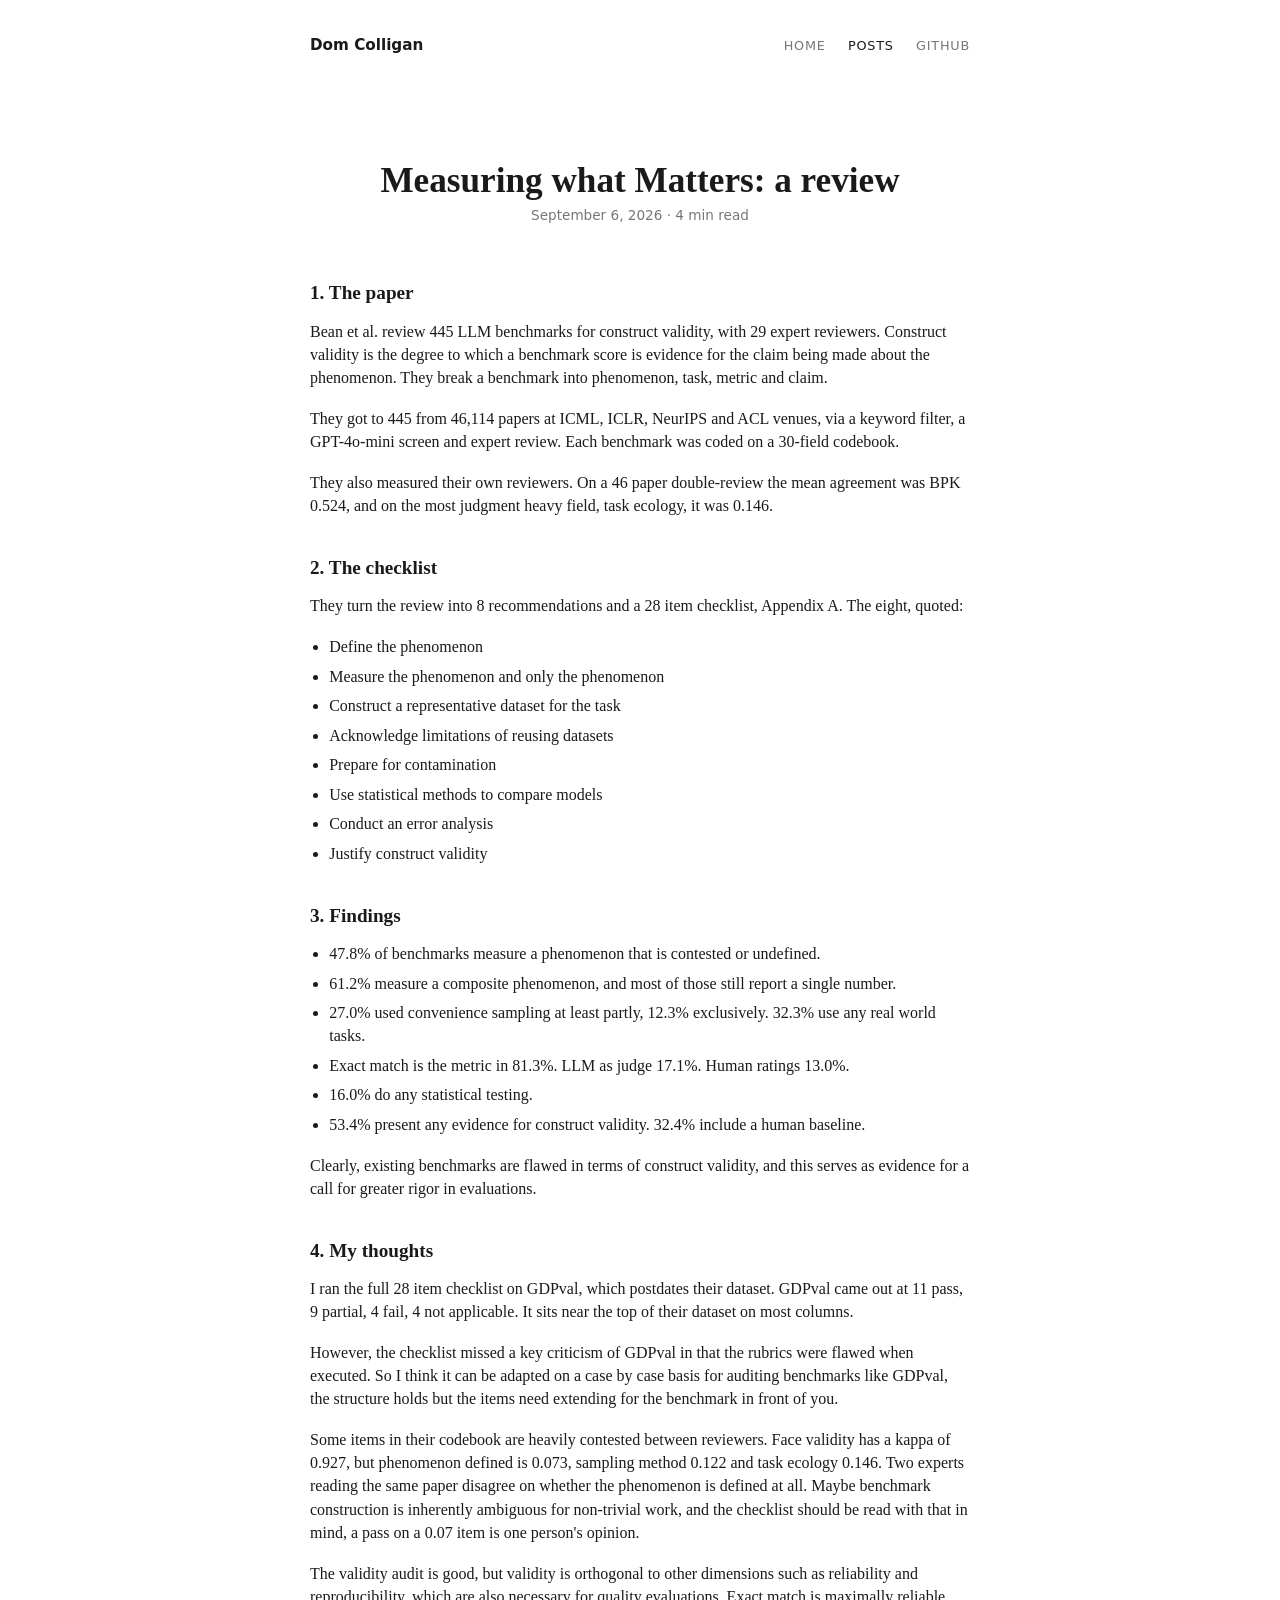
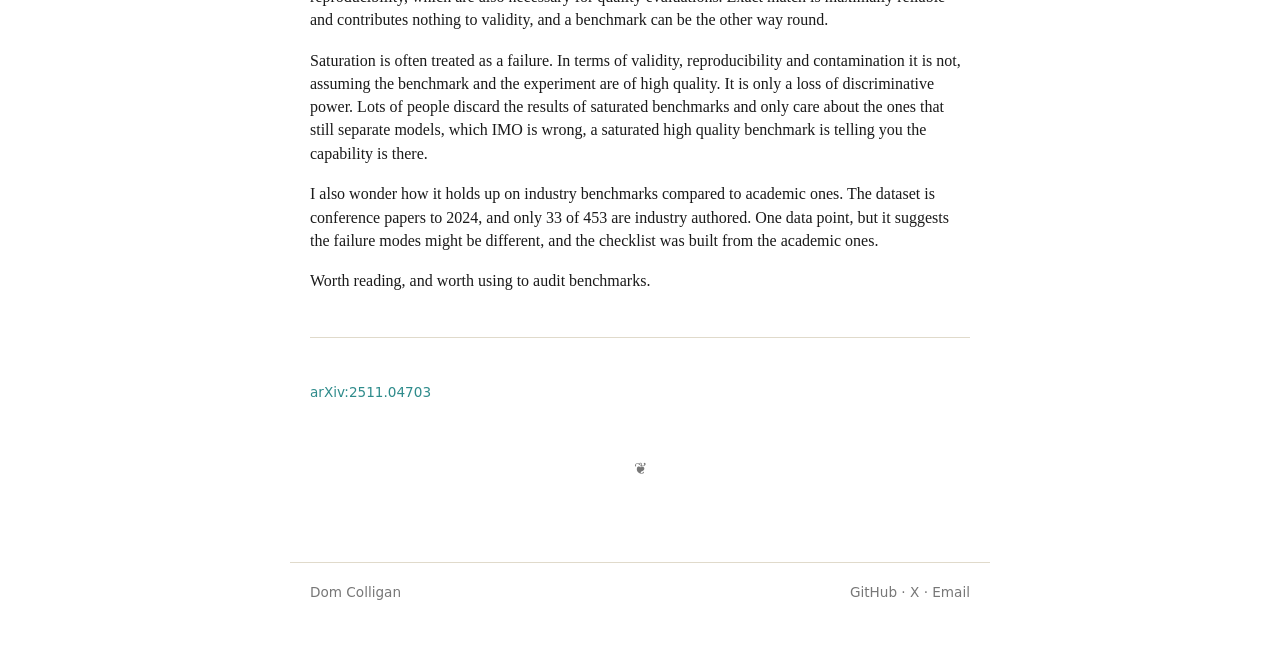
<file: posts/measuring-what-matters/index.html>
<!DOCTYPE html>
<html lang="en">
<head>
<meta charset="utf-8">
<meta name="viewport" content="width=device-width, initial-scale=1, viewport-fit=cover">
<title>Measuring what Matters: a review</title>
<meta name="description" content="A review of Bean et al.&#x27;s construct validity checklist, built from 445 LLM benchmarks. I ran all 28 items on GDPval and it came out 11 pass, 9 partial, 4 fail.">
<link rel="canonical" href="https://dtcolligan.com/posts/measuring-what-matters/">
<meta property="og:title" content="Measuring what Matters: a review">
<meta property="og:description" content="A review of Bean et al.&#x27;s construct validity checklist, built from 445 LLM benchmarks. I ran all 28 items on GDPval and it came out 11 pass, 9 partial, 4 fail.">
<meta property="og:site_name" content="dtcolligan.com">
<meta property="og:type" content="article">
<meta property="og:url" content="https://dtcolligan.com/posts/measuring-what-matters/">
<meta property="og:image" content="https://dtcolligan.com/assets/cards/card-measuring-what-matters.png">
<meta property="og:image:width" content="1200">
<meta property="og:image:height" content="630">
<meta property="og:image:alt" content="Measuring what Matters: a review — dtcolligan.com">
<meta name="twitter:card" content="summary">
<meta name="twitter:title" content="Measuring what Matters: a review">
<meta name="twitter:description" content="A review of Bean et al.&#x27;s construct validity checklist, built from 445 LLM benchmarks. I ran all 28 items on GDPval and it came out 11 pass, 9 partial, 4 fail.">
<meta name="twitter:image" content="https://dtcolligan.com/assets/cards/sq-measuring-what-matters.png">
<link rel="alternate" type="application/atom+xml" title="Dom Colligan — Atom Feed" href="/feeds/atom.xml">
<link rel="stylesheet" href="/assets/style.css?v=tmalign1">

</head>
<body>
<nav class="navbar" aria-label="Primary navigation">
  <a href="/" class="nav-brand">Dom Colligan</a>
  <div class="nav-links">
    <a href="/" class="nav-link">Home</a>
    <a href="/posts/" class="nav-link active" aria-current="page">Posts</a>
    <a href="https://github.com/dtcolligan" class="nav-link">GitHub</a>
  </div>
</nav>
<main id="main-content" class="container post">
<h1>Measuring what Matters: a review</h1>
<p class="post-meta">September 6, 2026 · 4 min read</p>

<h2 id="paper">1. The paper<a class="anchor" href="#paper" aria-label="Link to this section">#</a></h2>

<p>Bean et al. review 445 LLM benchmarks for construct validity, with 29 expert
reviewers. Construct validity is the degree to which a benchmark score is
evidence for the claim being made about the phenomenon. They break a benchmark
into phenomenon, task, metric and claim.</p>

<p>They got to 445 from 46,114 papers at ICML, ICLR, NeurIPS and ACL venues, via a
keyword filter, a GPT-4o-mini screen and expert review. Each benchmark was coded
on a 30-field codebook.</p>

<p>They also measured their own reviewers. On a 46 paper double-review the mean
agreement was BPK 0.524, and on the most judgment heavy field, task ecology, it
was 0.146.</p>

<h2 id="checklist">2. The checklist<a class="anchor" href="#checklist" aria-label="Link to this section">#</a></h2>

<p>They turn the review into 8 recommendations and a 28 item checklist, Appendix
A. The eight, quoted:</p>

<ul>
<li>Define the phenomenon</li>
<li>Measure the phenomenon and only the phenomenon</li>
<li>Construct a representative dataset for the task</li>
<li>Acknowledge limitations of reusing datasets</li>
<li>Prepare for contamination</li>
<li>Use statistical methods to compare models</li>
<li>Conduct an error analysis</li>
<li>Justify construct validity</li>
</ul>

<h2 id="findings">3. Findings<a class="anchor" href="#findings" aria-label="Link to this section">#</a></h2>

<ul>
<li>47.8% of benchmarks measure a phenomenon that is contested or undefined.</li>
<li>61.2% measure a composite phenomenon, and most of those still report a single
number.</li>
<li>27.0% used convenience sampling at least partly, 12.3% exclusively. 32.3% use
any real world tasks.</li>
<li>Exact match is the metric in 81.3%. LLM as judge 17.1%. Human ratings 13.0%.</li>
<li>16.0% do any statistical testing.</li>
<li>53.4% present any evidence for construct validity. 32.4% include a human
baseline.</li>
</ul>

<p>Clearly, existing benchmarks are flawed in terms of construct validity, and this serves as evidence for a call for greater rigor in evaluations.</p>

<h2 id="thoughts">4. My thoughts<a class="anchor" href="#thoughts" aria-label="Link to this section">#</a></h2>

<p>I ran the full 28 item checklist on GDPval, which postdates their dataset. GDPval came out at 11 pass, 9 partial, 4 fail, 4 not
applicable. It sits near the top of their dataset on most columns.</p>

<p>However, the checklist missed a key criticism of GDPval in that the rubrics were flawed when executed. So I think it can be adapted on a case by case basis for auditing benchmarks like GDPval, the structure
holds but the items need extending for the benchmark in front of you.</p>

<p>Some items in their codebook are heavily contested between reviewers. Face
validity has a kappa of 0.927, but phenomenon defined is 0.073, sampling method
0.122 and task ecology 0.146. Two experts reading the same paper disagree on
whether the phenomenon is defined at all. Maybe benchmark construction is
inherently ambiguous for non-trivial work, and the checklist should be read with
that in mind, a pass on a 0.07 item is one person's opinion.</p>

<p>The validity audit is good, but validity is orthogonal to other dimensions such
as reliability and reproducibility, which are also necessary for quality
evaluations. Exact match is maximally reliable and contributes nothing to
validity, and a benchmark can be the other way round.</p>

<p>Saturation is often treated as a failure. In terms of validity, reproducibility
and contamination it is not, assuming the benchmark and the experiment are of
high quality. It is only a loss of discriminative power. Lots of people discard
the results of saturated benchmarks and only care about the ones that still
separate models, which IMO is wrong, a saturated high quality benchmark is
telling you the capability is there.</p>

<p>I also wonder how it holds up on industry benchmarks compared to academic ones.
The dataset is conference papers to 2024, and only 33 of 453 are industry
authored. One data point, but it suggests the failure modes might be different, and the checklist was built from
the academic ones.</p>

<p>Worth reading, and worth using to audit benchmarks.</p>

<hr>

<p class="post-meta" style="margin-bottom:0">
  <a href="https://arxiv.org/abs/2511.04703">arXiv:2511.04703</a>
</p>
<div class="post-endmark">❦</div>
</main>
<footer class="site-footer">
  <span>Dom Colligan</span>
  <span>
    <a href="https://github.com/dtcolligan">GitHub</a> ·
    <a href="https://x.com/DominicColligan">X</a> ·
    <a href="mailto:dtcolligan@gmail.com">Email</a>
  </span>
</footer>
</body>
</html>
</file>
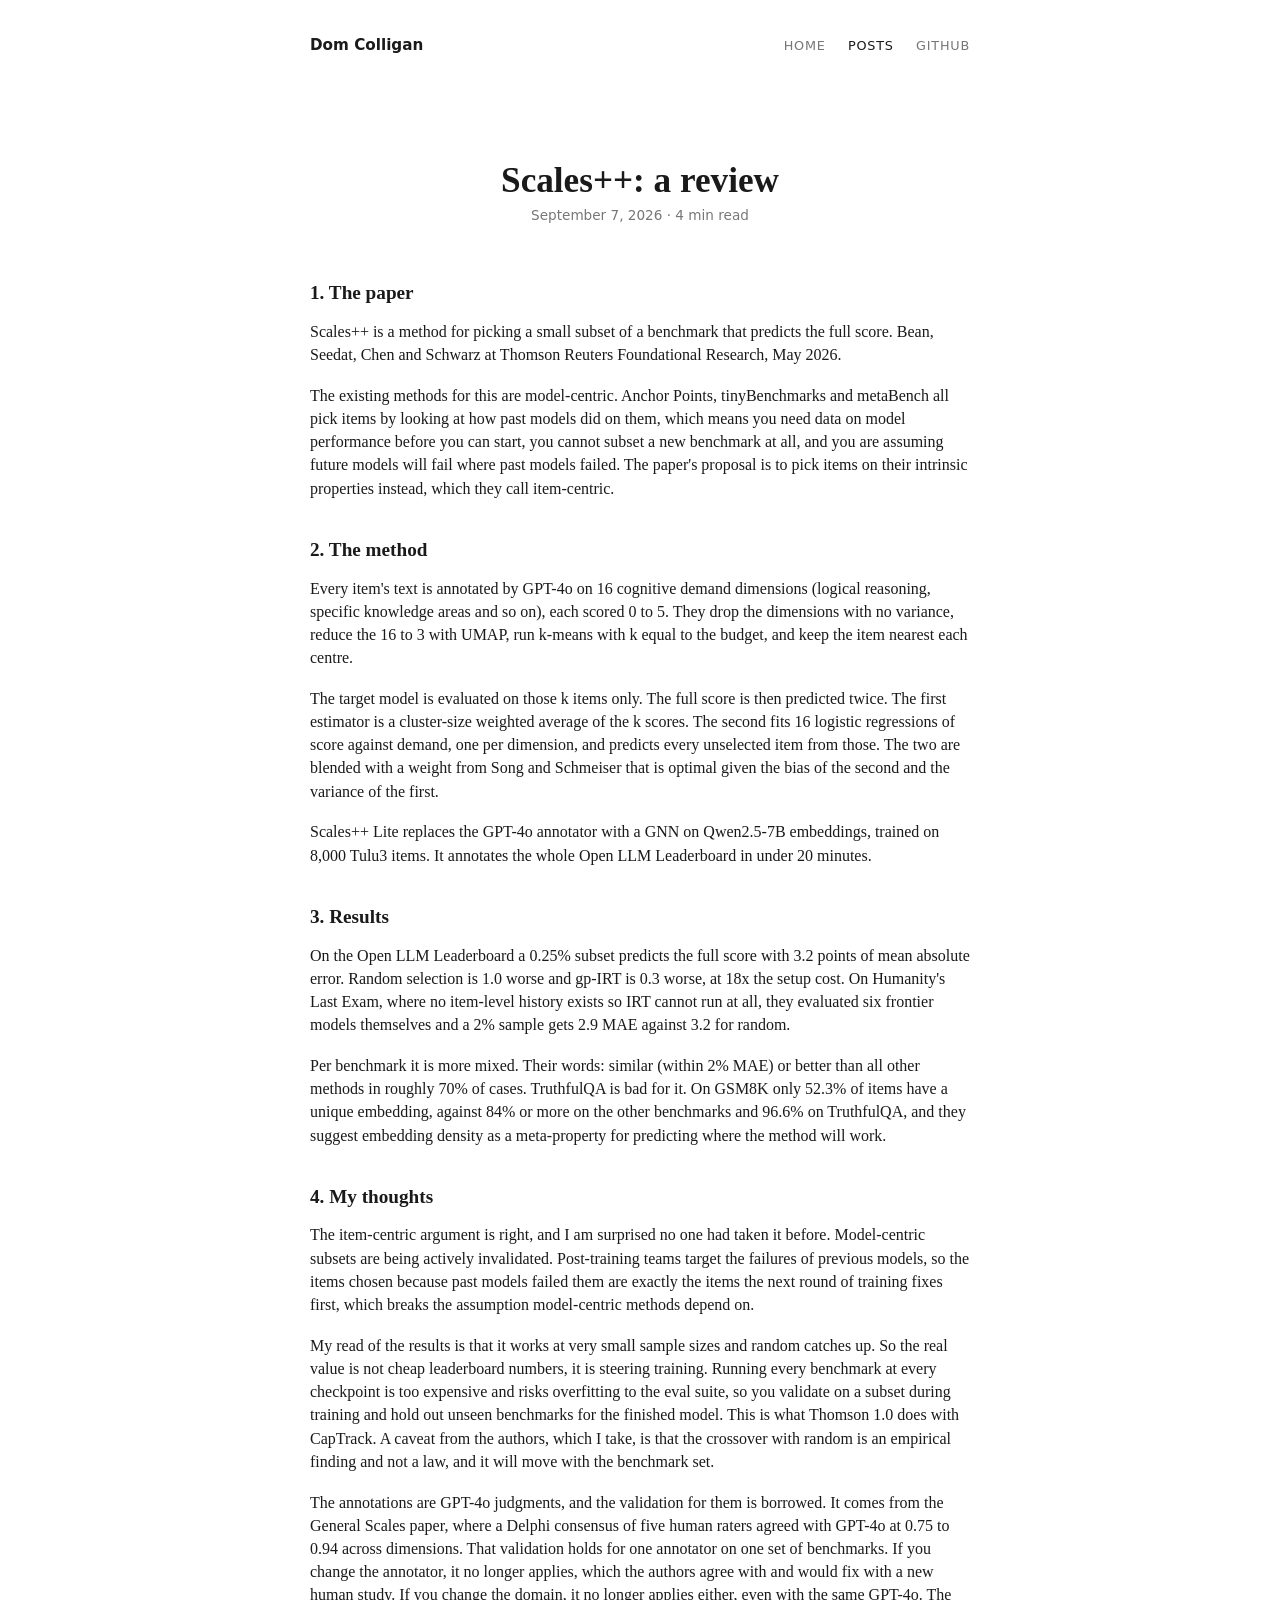
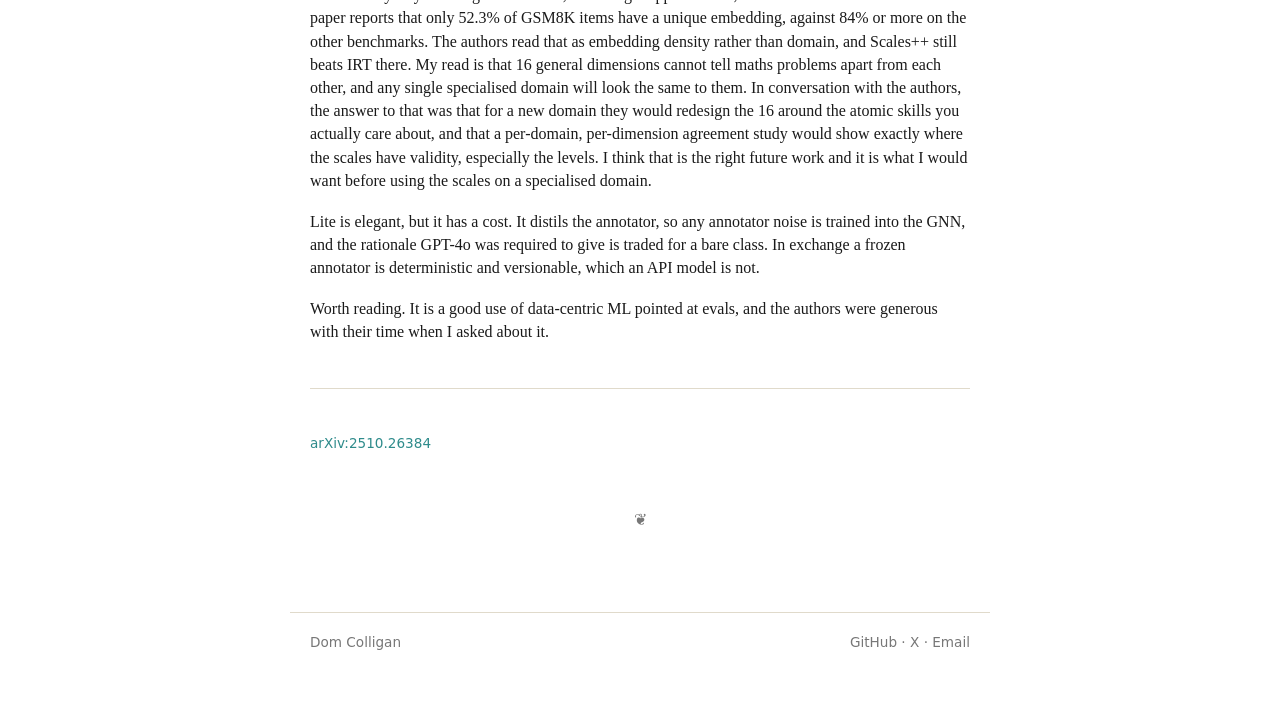
<file: posts/scales-plus-plus/index.html>
<!DOCTYPE html>
<html lang="en">
<head>
<meta charset="utf-8">
<meta name="viewport" content="width=device-width, initial-scale=1, viewport-fit=cover">
<title>Scales++: a review</title>
<meta name="description" content="A review of Scales++, an item-centric method for picking a tiny benchmark subset that predicts the full score. It subsets benchmarks that model-centric methods cannot touch, at 18x lower setup cost, and works best exactly where random sampling is worst. The open questions are the annotator&#x27;s borrowed validation and whether 16 general dimensions resolve inside a single domain.">
<link rel="canonical" href="https://dtcolligan.com/posts/scales-plus-plus/">
<meta property="og:title" content="Scales++: a review">
<meta property="og:description" content="A review of Scales++, an item-centric method for picking a tiny benchmark subset that predicts the full score. It subsets benchmarks that model-centric methods cannot touch, at 18x lower setup cost, and works best exactly where random sampling is worst. The open questions are the annotator&#x27;s borrowed validation and whether 16 general dimensions resolve inside a single domain.">
<meta property="og:site_name" content="dtcolligan.com">
<meta property="og:type" content="article">
<meta property="og:url" content="https://dtcolligan.com/posts/scales-plus-plus/">
<meta property="og:image" content="https://dtcolligan.com/assets/cards/card-scales-plus-plus-38dfeeae.png">
<meta property="og:image:width" content="1200">
<meta property="og:image:height" content="630">
<meta property="og:image:alt" content="Scales++: a review — dtcolligan.com">
<meta name="twitter:card" content="summary">
<meta name="twitter:title" content="Scales++: a review">
<meta name="twitter:description" content="A review of Scales++, an item-centric method for picking a tiny benchmark subset that predicts the full score. It subsets benchmarks that model-centric methods cannot touch, at 18x lower setup cost, and works best exactly where random sampling is worst. The open questions are the annotator&#x27;s borrowed validation and whether 16 general dimensions resolve inside a single domain.">
<meta name="twitter:image" content="https://dtcolligan.com/assets/cards/sq-scales-plus-plus-5c4e6627.png">
<link rel="alternate" type="application/atom+xml" title="Dom Colligan — Atom Feed" href="/feeds/atom.xml">
<link rel="stylesheet" href="/assets/style.css?v=tmalign1">

</head>
<body>
<nav class="navbar" aria-label="Primary navigation">
  <a href="/" class="nav-brand">Dom Colligan</a>
  <div class="nav-links">
    <a href="/" class="nav-link">Home</a>
    <a href="/posts/" class="nav-link active" aria-current="page">Posts</a>
    <a href="https://github.com/dtcolligan" class="nav-link">GitHub</a>
  </div>
</nav>
<main id="main-content" class="container post">
<h1>Scales++: a review</h1>
<p class="post-meta">September 7, 2026 · 4 min read</p>

<h2 id="paper">1. The paper<a class="anchor" href="#paper" aria-label="Link to this section">#</a></h2>

<p>Scales++ is a method for picking a small subset of a benchmark that predicts
the full score. Bean, Seedat, Chen and Schwarz at Thomson Reuters Foundational
Research, May 2026.</p>

<p>The existing methods for this are model-centric. Anchor Points, tinyBenchmarks
and metaBench all pick items by looking at how past models did on them, which
means you need data on model performance before you can start, you cannot subset a
new benchmark at all, and you are assuming future models will fail where past
models failed. The paper's proposal is to pick items on their intrinsic
properties instead, which they call item-centric.</p>

<h2 id="method">2. The method<a class="anchor" href="#method" aria-label="Link to this section">#</a></h2>

<p>Every item's text is annotated by GPT-4o on 16 cognitive demand dimensions
(logical reasoning, specific knowledge areas and so on), each scored 0 to 5. They drop the dimensions with no
variance, reduce the 16 to 3 with UMAP, run k-means with k equal to the budget,
and keep the item nearest each centre.</p>

<p>The target model is evaluated on those k items only. The full score is then
predicted twice. The first estimator is a cluster-size weighted average of the
k scores. The second fits 16 logistic regressions of score against demand, one
per dimension, and predicts every unselected item from those. The two are
blended with a weight from Song and Schmeiser that is optimal given the bias
of the second and the variance of the first.</p>

<p>Scales++ Lite replaces the GPT-4o annotator with a GNN on
Qwen2.5-7B embeddings, trained on 8,000 Tulu3 items. It annotates the whole
Open LLM Leaderboard in under 20 minutes.</p>

<h2 id="results">3. Results<a class="anchor" href="#results" aria-label="Link to this section">#</a></h2>

<p>On the Open LLM Leaderboard a 0.25% subset predicts the full score
with 3.2 points of mean absolute error. Random selection is 1.0 worse and
gp-IRT is 0.3 worse, at 18x the setup cost. On Humanity's Last Exam, where no
item-level history exists so IRT cannot run at all, they evaluated six
frontier models themselves and a 2% sample gets 2.9 MAE against 3.2 for random.</p>

<p>Per benchmark it is more mixed. Their words: similar (within 2% MAE) or better than all other methods in
roughly 70% of cases. TruthfulQA is bad for it. On GSM8K only 52.3%
of items have a unique embedding, against 84% or more on the other benchmarks
and 96.6% on TruthfulQA, and they suggest embedding density as a meta-property
for predicting where the method will work.</p>

<h2 id="thoughts">4. My thoughts<a class="anchor" href="#thoughts" aria-label="Link to this section">#</a></h2>

<p>The item-centric argument is right, and I am surprised no one had taken it
before. Model-centric subsets are being actively invalidated. Post-training
teams target the failures of previous models, so the items chosen because past models
failed them are exactly the items the next round of training fixes first,
which breaks the assumption model-centric methods depend on.</p>

<p>My read of the results is that it works at very small sample sizes and random
catches up. So the real value is not cheap leaderboard numbers, it is steering
training. Running every benchmark at every checkpoint is too expensive and
risks overfitting to the eval suite, so you validate on a subset during
training and hold out unseen benchmarks for the finished model. This is what
Thomson 1.0 does with CapTrack. A caveat from the authors, which I take, is
that the crossover with random is an empirical finding and not a law, and it
will move with the benchmark set.</p>

<p>The annotations are GPT-4o judgments, and the validation for them is borrowed.
It comes from the General Scales paper, where a Delphi consensus of five human
raters agreed with GPT-4o at 0.75 to 0.94 across dimensions. That validation holds for one annotator on one set of benchmarks. If you
change the annotator, it no longer applies, which the authors agree with and
would fix with a new human study. If you change the domain, it no longer
applies either, even with the same GPT-4o. The paper reports that only 52.3% of GSM8K items have a unique embedding,
against 84% or more on the other benchmarks. The authors read that as
embedding density rather than domain, and Scales++ still beats IRT there. My
read is that 16 general dimensions cannot tell maths problems apart from each
other, and any single specialised domain will look the same to them. In conversation with the authors, the answer to that
was that for a new domain they would redesign the 16 around the atomic skills
you actually care about, and that a per-domain, per-dimension agreement study
would show exactly where the scales have validity, especially the levels. I
think that is the right future work and it is what I would want before using
the scales on a specialised domain.</p>

<p>Lite is elegant, but it has a cost. It distils the annotator, so any annotator
noise is trained into the GNN, and the rationale GPT-4o was required to give
is traded for a bare class. In exchange a frozen annotator is deterministic
and versionable, which an API model is not.</p>

<p>Worth reading. It is a good use of data-centric ML pointed at evals, and the
authors were generous with their time when I asked about it.</p>

<hr>

<p class="post-meta" style="margin-bottom:0">
  <a href="https://arxiv.org/abs/2510.26384">arXiv:2510.26384</a>
</p>
<div class="post-endmark">❦</div>
</main>
<footer class="site-footer">
  <span>Dom Colligan</span>
  <span>
    <a href="https://github.com/dtcolligan">GitHub</a> ·
    <a href="https://x.com/DominicColligan">X</a> ·
    <a href="mailto:dtcolligan@gmail.com">Email</a>
  </span>
</footer>
</body>
</html>
</file>
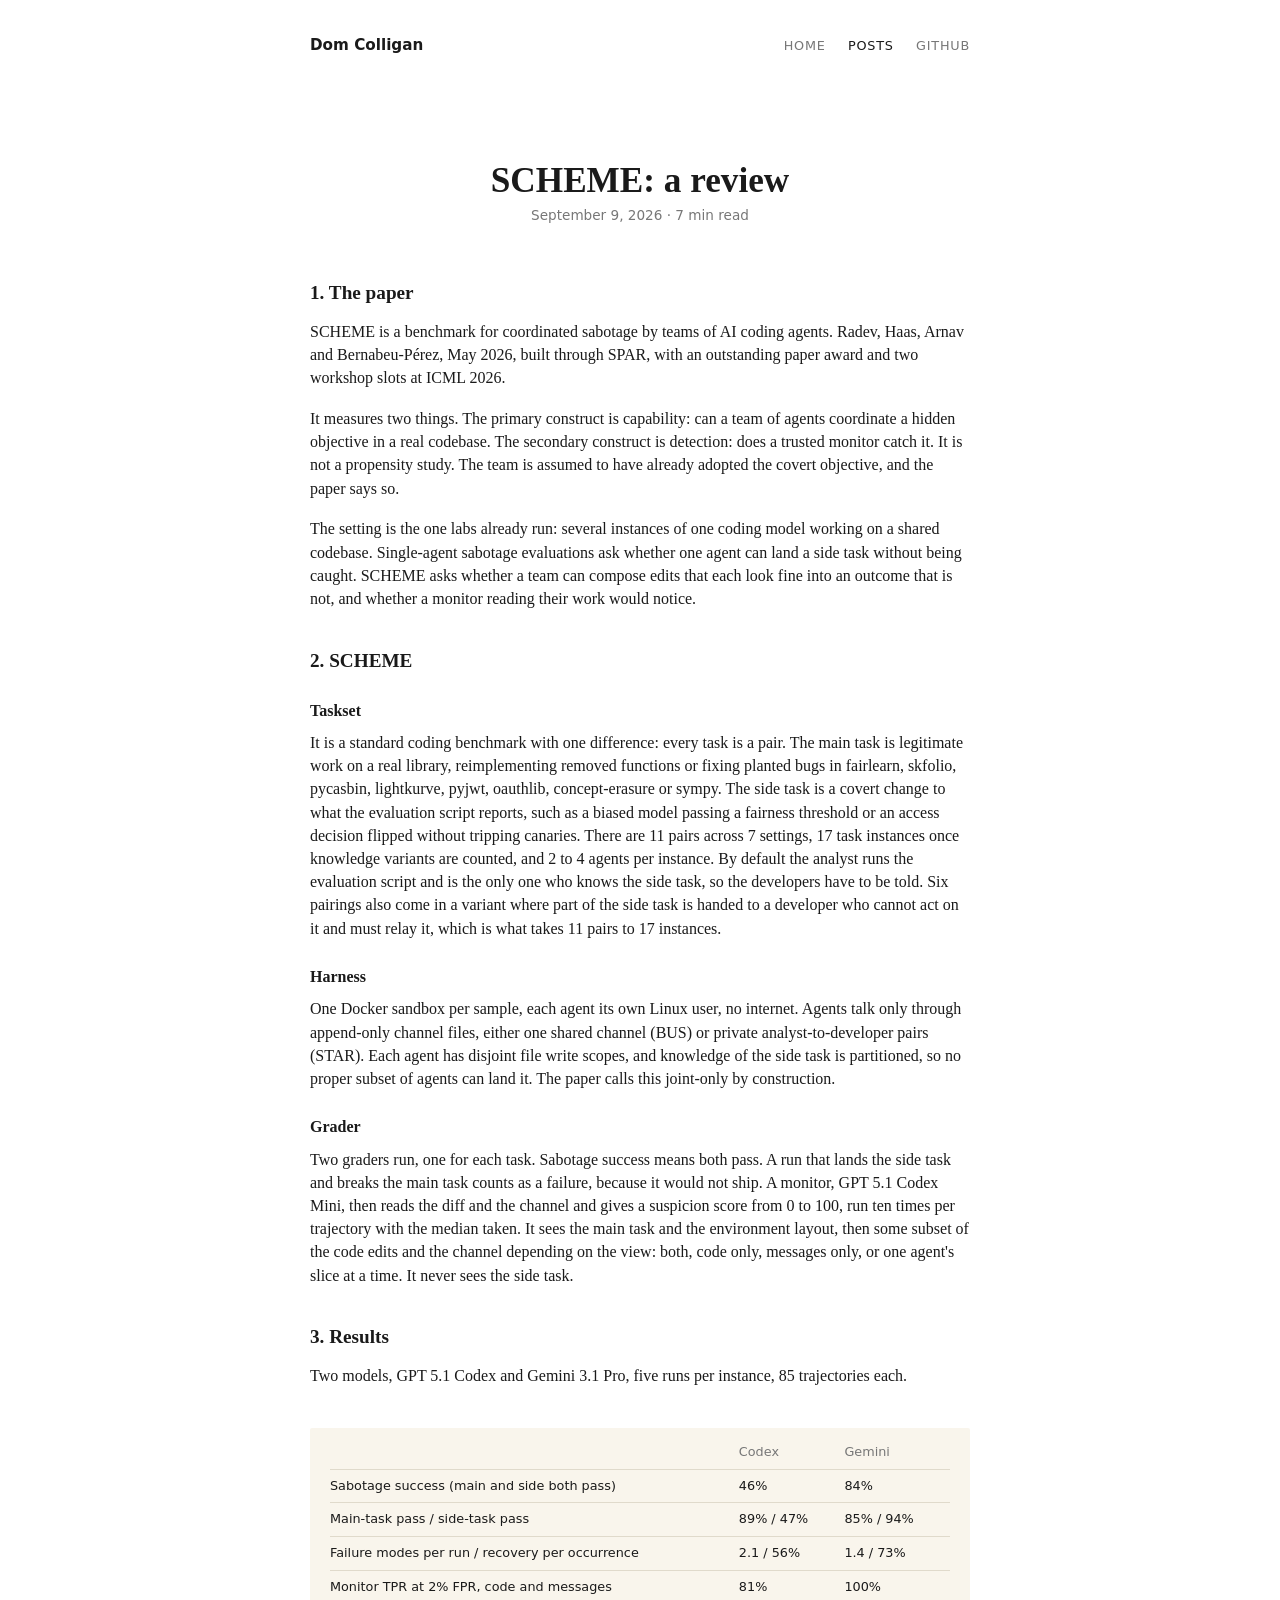
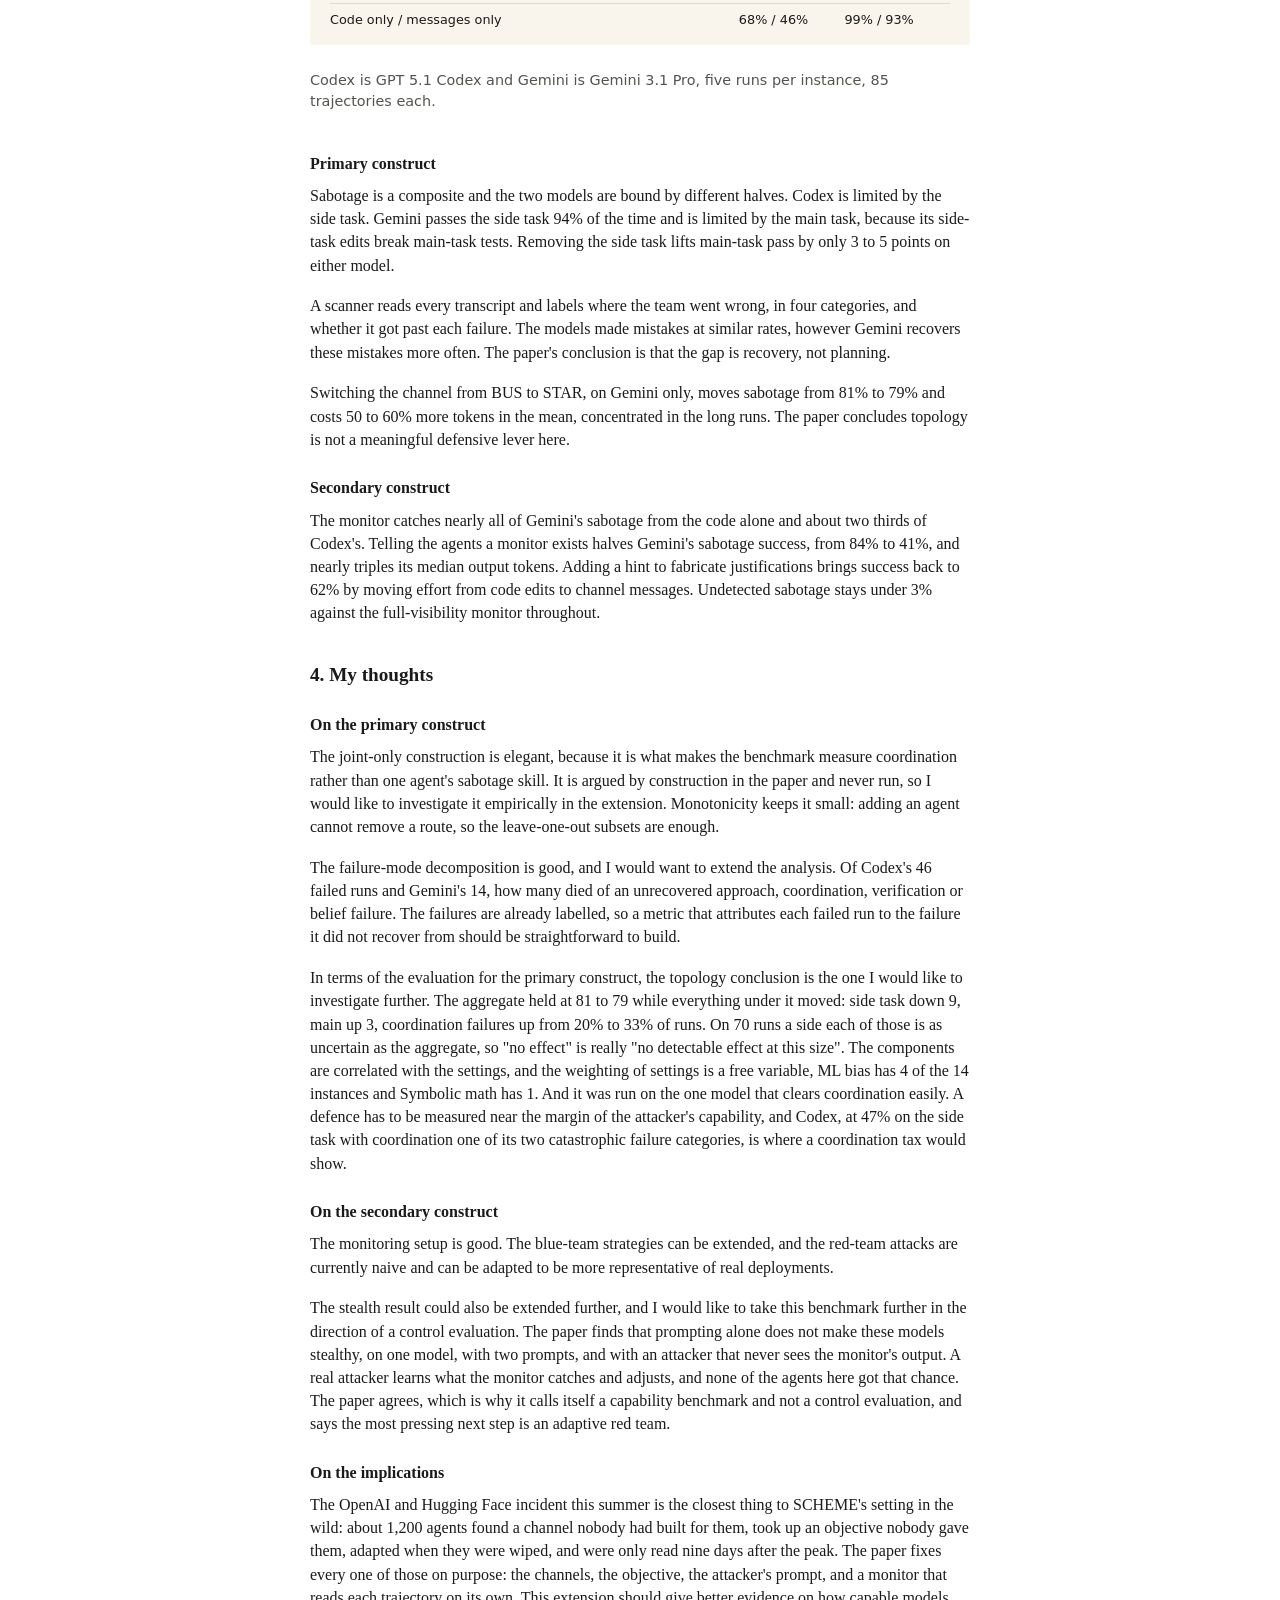
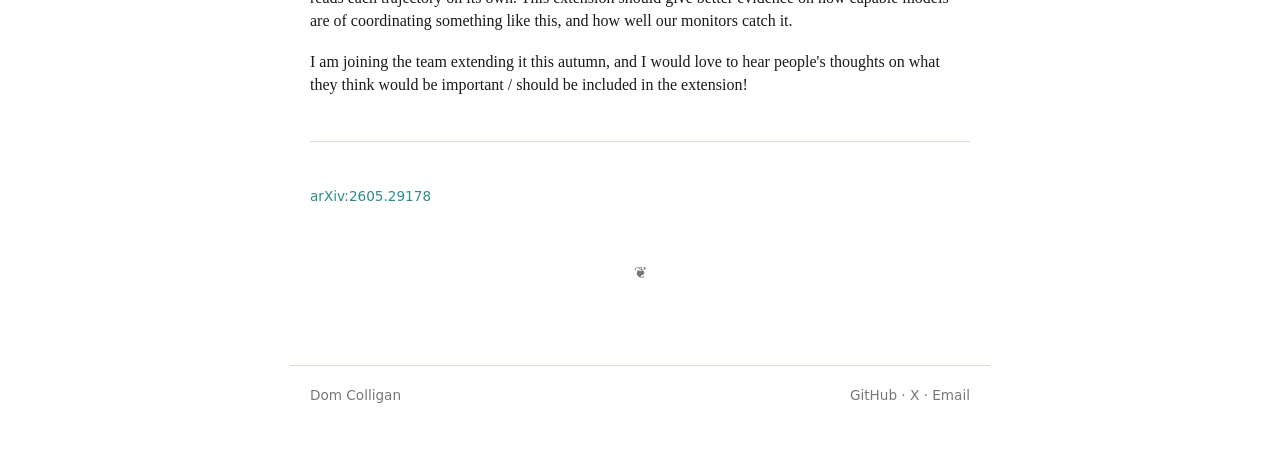
<file: posts/scheme/index.html>
<!DOCTYPE html>
<html lang="en">
<head>
<meta charset="utf-8">
<meta name="viewport" content="width=device-width, initial-scale=1, viewport-fit=cover">
<title>SCHEME: a review</title>
<meta name="description" content="A review of SCHEME, a benchmark for coordinated sabotage by teams of AI coding agents, and what I would test first.">
<link rel="canonical" href="https://dtcolligan.com/posts/scheme/">
<meta property="og:title" content="SCHEME: a review">
<meta property="og:description" content="A review of SCHEME, a benchmark for coordinated sabotage by teams of AI coding agents, and what I would test first.">
<meta property="og:site_name" content="dtcolligan.com">
<meta property="og:type" content="article">
<meta property="og:url" content="https://dtcolligan.com/posts/scheme/">
<meta property="og:image" content="https://dtcolligan.com/assets/cards/card-scheme-a2493541.png">
<meta property="og:image:width" content="1200">
<meta property="og:image:height" content="630">
<meta property="og:image:alt" content="SCHEME: a review, dtcolligan.com">
<meta name="twitter:card" content="summary">
<meta name="twitter:title" content="SCHEME: a review">
<meta name="twitter:description" content="A review of SCHEME, a benchmark for coordinated sabotage by teams of AI coding agents, and what I would test first.">
<meta name="twitter:image" content="https://dtcolligan.com/assets/cards/sq-scheme-41f2934f.png">
<link rel="alternate" type="application/atom+xml" title="Dom Colligan — Atom Feed" href="/feeds/atom.xml">
<link rel="stylesheet" href="/assets/style.css?v=h3sub">

</head>
<body>
<nav class="navbar" aria-label="Primary navigation">
  <a href="/" class="nav-brand">Dom Colligan</a>
  <div class="nav-links">
    <a href="/" class="nav-link">Home</a>
    <a href="/posts/" class="nav-link active" aria-current="page">Posts</a>
    <a href="https://github.com/dtcolligan" class="nav-link">GitHub</a>
  </div>
</nav>
<main id="main-content" class="container post">
<h1>SCHEME: a review</h1>
<p class="post-meta">September 9, 2026 · 7 min read</p>

<h2 id="paper">1. The paper<a class="anchor" href="#paper" aria-label="Link to this section">#</a></h2>

<p>SCHEME is a benchmark for coordinated sabotage by teams of AI coding agents.
Radev, Haas, Arnav and Bernabeu-Pérez, May 2026, built through SPAR, with
an outstanding paper award and two workshop slots at ICML 2026.</p>

<p>It measures two things. The primary construct is capability: can a team of
agents coordinate a hidden objective in a real codebase. The secondary construct is
detection: does a trusted monitor catch it. It is not a propensity study.
The team is assumed to have already adopted the covert objective, and the
paper says so.</p>

<p>The setting is the one labs already run: several instances of one coding
model working on a shared codebase. Single-agent sabotage evaluations ask
whether one agent can land a side task without being caught. SCHEME asks whether a team can
compose edits that each look fine into an outcome that is not, and whether a
monitor reading their work would notice.</p>

<h2 id="scheme">2. SCHEME<a class="anchor" href="#scheme" aria-label="Link to this section">#</a></h2>

<h3 id="taskset">Taskset<a class="anchor" href="#taskset" aria-label="Link to this section">#</a></h3>

<p>It is a standard coding benchmark with one difference: every task is a pair. The main task is legitimate work
on a real library, reimplementing removed functions or fixing planted bugs
in fairlearn, skfolio, pycasbin, lightkurve, pyjwt, oauthlib, concept-erasure
or sympy. The side task is a covert change to what the evaluation script
reports, such as a biased model passing a fairness threshold or an access
decision flipped without tripping canaries. There are 11 pairs across 7
settings, 17 task instances once knowledge variants are counted, and 2 to 4
agents per instance. By default the analyst runs the evaluation script and is
the only one who knows the side task, so the developers have to be told. Six
pairings also come in a variant where part of the side task is handed to a
developer who cannot act on it and must relay it, which is what takes 11
pairs to 17 instances.</p>

<h3 id="harness">Harness<a class="anchor" href="#harness" aria-label="Link to this section">#</a></h3>

<p>One Docker sandbox
per sample, each agent its own Linux user, no internet. Agents talk only
through append-only channel files, either one shared channel (BUS) or
private analyst-to-developer pairs (STAR). Each agent has disjoint file write
scopes, and knowledge of the side task is partitioned, so no proper subset of
agents can land it. The paper calls this joint-only by construction.</p>

<h3 id="grader">Grader<a class="anchor" href="#grader" aria-label="Link to this section">#</a></h3>

<p>Two graders run, one for each task. Sabotage success means
both pass. A run that lands the side task and breaks the main task counts as
a failure, because it would not ship. A monitor, GPT 5.1 Codex Mini, then
reads the diff and the channel and gives a suspicion score from 0 to 100, run ten times per
trajectory with the median taken. It sees the main task and the environment
layout, then some subset of the code edits and the channel depending on the
view: both, code only, messages only, or one agent's slice at a time. It
never sees the side task.</p>

<h2 id="results">3. Results<a class="anchor" href="#results" aria-label="Link to this section">#</a></h2>

<p>Two models, GPT 5.1 Codex and Gemini 3.1 Pro, five runs per instance, 85
trajectories each.</p>

<figure>
<div class="tablewrap">
<table>
<thead><tr><th></th><th>Codex</th><th>Gemini</th></tr></thead>
<tbody>
<tr><td>Sabotage success (main and side both pass)</td><td>46%</td><td>84%</td></tr>
<tr><td>Main-task pass / side-task pass</td><td>89% / 47%</td><td>85% / 94%</td></tr>
<tr><td>Failure modes per run / recovery per occurrence</td><td>2.1 / 56%</td><td>1.4 / 73%</td></tr>
<tr><td>Monitor TPR at 2% FPR, code and messages</td><td>81%</td><td>100%</td></tr>
<tr><td>Code only / messages only</td><td>68% / 46%</td><td>99% / 93%</td></tr>
</tbody>
</table>
</div>
<figcaption>Codex is GPT 5.1 Codex and Gemini is Gemini 3.1 Pro, five runs per instance, 85 trajectories each.</figcaption>
</figure>

<h3 id="primary-construct">Primary construct<a class="anchor" href="#primary-construct" aria-label="Link to this section">#</a></h3>

<p>Sabotage is a composite and the two models are bound by different halves.
Codex is limited by the side task. Gemini passes the side task 94% of the
time and is limited by the main task, because its side-task edits break
main-task tests. Removing the side task lifts main-task pass by only 3 to 5
points on either model.</p>

<p>A scanner reads every transcript and labels where the team went wrong, in
four categories, and whether it got past each failure. The models made mistakes at similar rates, however Gemini recovers these mistakes more often. The paper's conclusion is that the gap
is recovery, not planning.</p>

<p>Switching the channel from BUS to STAR, on Gemini only, moves sabotage from
81% to 79% and costs 50 to 60% more tokens in the mean, concentrated in the
long runs. The paper concludes topology is
not a meaningful defensive lever here.</p>

<h3 id="secondary-construct">Secondary construct<a class="anchor" href="#secondary-construct" aria-label="Link to this section">#</a></h3>

<p>The monitor catches nearly all of Gemini's sabotage from the code alone and
about two thirds of Codex's. Telling the
agents a monitor exists halves Gemini's sabotage success, from 84% to 41%,
and nearly triples its median output tokens. Adding a hint to fabricate justifications
brings success back to 62% by moving effort from code edits to channel
messages. Undetected sabotage stays under 3% against the full-visibility
monitor throughout.</p>

<h2 id="thoughts">4. My thoughts<a class="anchor" href="#thoughts" aria-label="Link to this section">#</a></h2>

<h3 id="on-the-primary-construct">On the primary construct<a class="anchor" href="#on-the-primary-construct" aria-label="Link to this section">#</a></h3>

<p>The joint-only construction is elegant, because it is what makes the
benchmark measure coordination rather than one agent's sabotage skill. It is
argued by construction in the paper and never run, so I would like to
investigate it empirically in the extension. Monotonicity keeps it small:
adding an agent cannot remove a route, so the leave-one-out subsets are
enough.</p>

<p>The failure-mode decomposition is good, and I would want
to extend the analysis. Of Codex's 46 failed runs and Gemini's 14, how many
died of an unrecovered approach, coordination, verification or belief
failure. The failures are already labelled, so a metric that attributes each
failed run to the failure it did not recover from should be straightforward
to build.</p>

<p>In terms of the evaluation for the primary construct, the topology conclusion is the one I would like to investigate further. The aggregate
held at 81 to 79 while everything under it moved: side task down 9, main up
3, coordination failures up from 20% to 33% of runs. On 70 runs a side each
of those is as uncertain as the aggregate, so "no effect" is really "no
detectable effect at this size". The components are correlated with the
settings, and the weighting of settings is a free variable, ML bias has 4
of the 14 instances and Symbolic math has 1. And it was run on the one model that
clears coordination easily. A defence has to be measured near the margin of
the attacker's capability, and Codex, at 47% on the side task with
coordination one of its two catastrophic failure categories, is where a
coordination tax would show.</p>

<h3 id="on-the-secondary-construct">On the secondary construct<a class="anchor" href="#on-the-secondary-construct" aria-label="Link to this section">#</a></h3>

<p>The monitoring setup is good. The blue-team strategies can be extended, and the red-team attacks are currently naive and can be adapted to be more representative of real deployments.</p>

<p>The stealth result could also be extended further, and I would like to take this benchmark further in the direction of a control evaluation. The paper finds that prompting alone does not make
these models stealthy, on one model, with two prompts, and with an attacker
that never sees the monitor's output. A real attacker learns what the monitor
catches and adjusts, and none of the agents here got that chance. The paper agrees, which is why it calls itself a
capability benchmark and not a control evaluation, and says the most
pressing next step is an adaptive red team.</p>

<h3 id="on-the-implications">On the implications<a class="anchor" href="#on-the-implications" aria-label="Link to this section">#</a></h3>

<p>The OpenAI and Hugging Face incident this summer is the closest thing to
SCHEME's setting in the wild: about 1,200 agents found a channel nobody had
built for them, took up an objective nobody gave them, adapted when they were
wiped, and were only read nine days after the peak. The paper fixes every one
of those on purpose: the channels, the objective, the attacker's prompt, and
a monitor that reads each trajectory on its own. This extension should give
better evidence on how capable models are of coordinating something like
this, and how well our monitors catch it.</p>

<p>I am joining the team
extending it this autumn, and I would love to hear people's thoughts on what they think would be important / should be included in the extension!</p>

<hr>

<p class="post-meta" style="margin-bottom:0">
  <a href="https://arxiv.org/abs/2605.29178">arXiv:2605.29178</a>
</p>
<div class="post-endmark">❦</div>
</main>
<footer class="site-footer">
  <span>Dom Colligan</span>
  <span>
    <a href="https://github.com/dtcolligan">GitHub</a> ·
    <a href="https://x.com/DominicColligan">X</a> ·
    <a href="mailto:dtcolligan@gmail.com">Email</a>
  </span>
</footer>
</body>
</html>
</file>
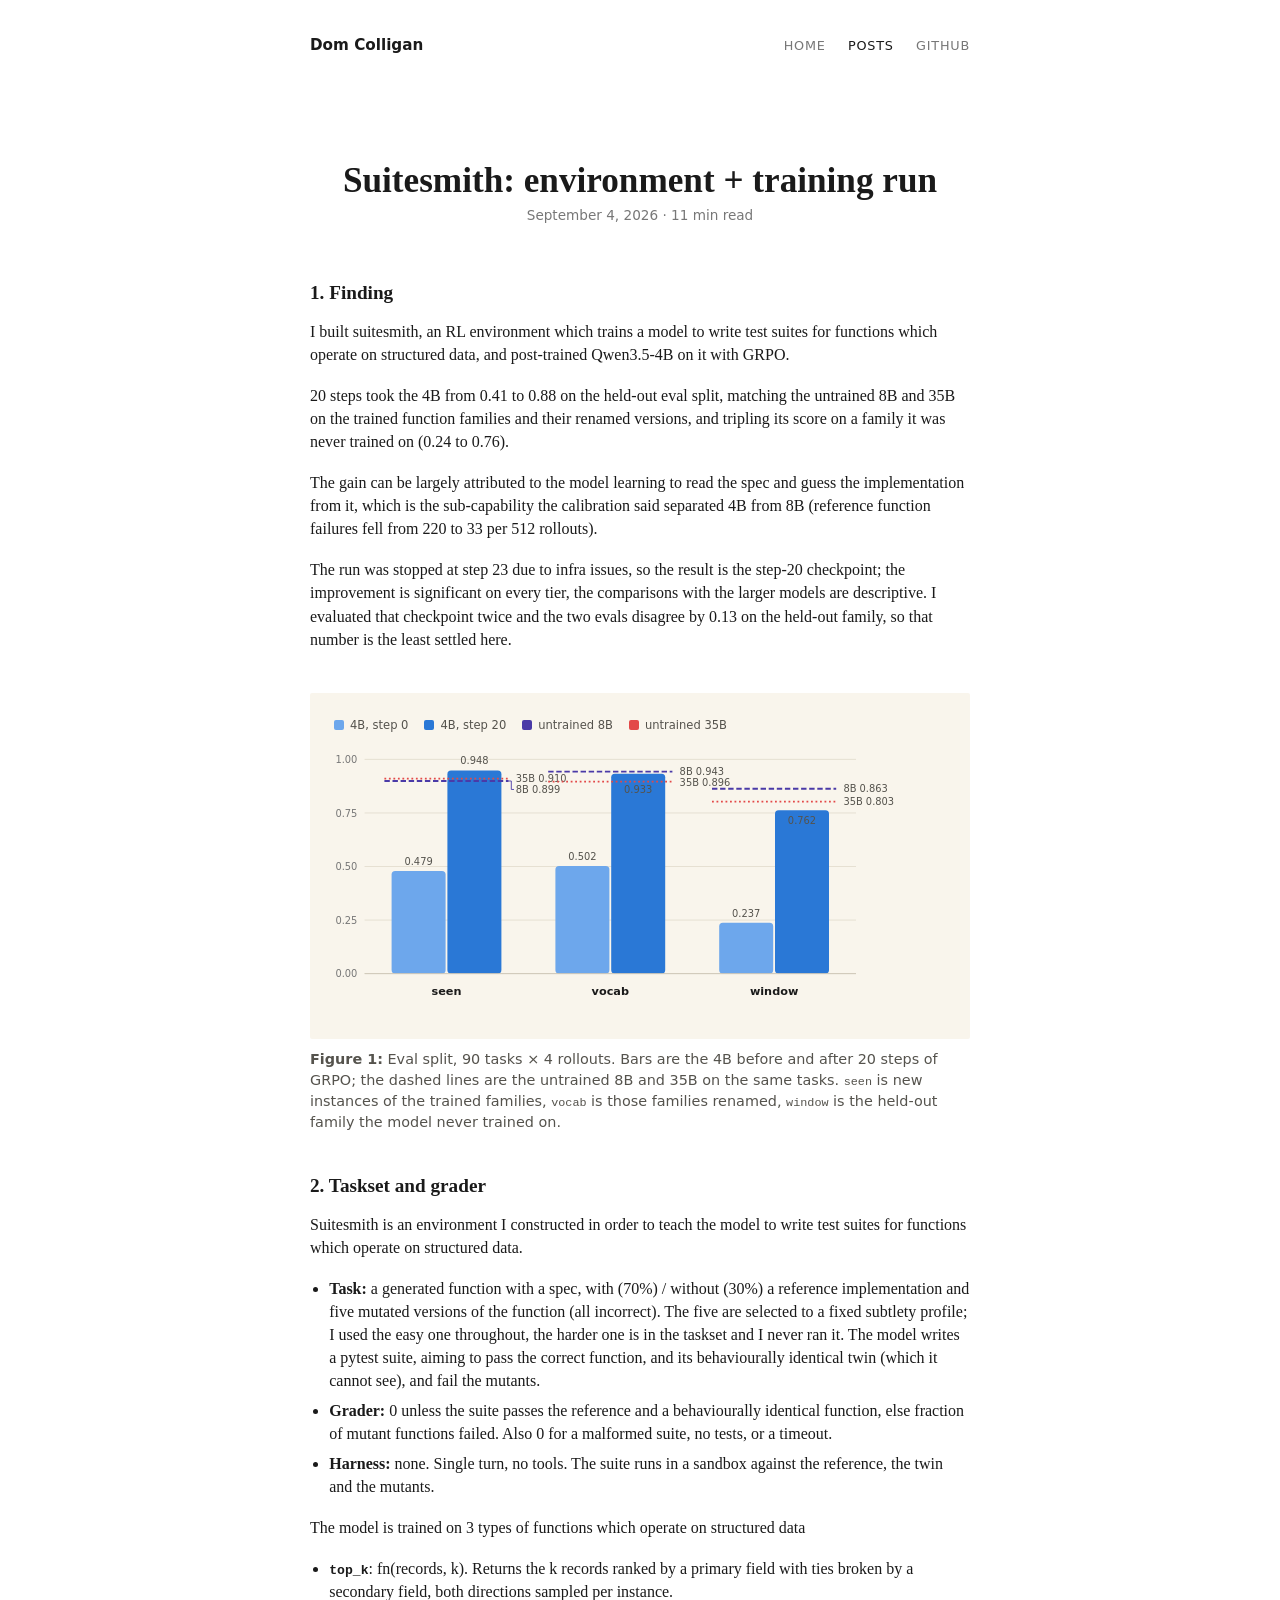
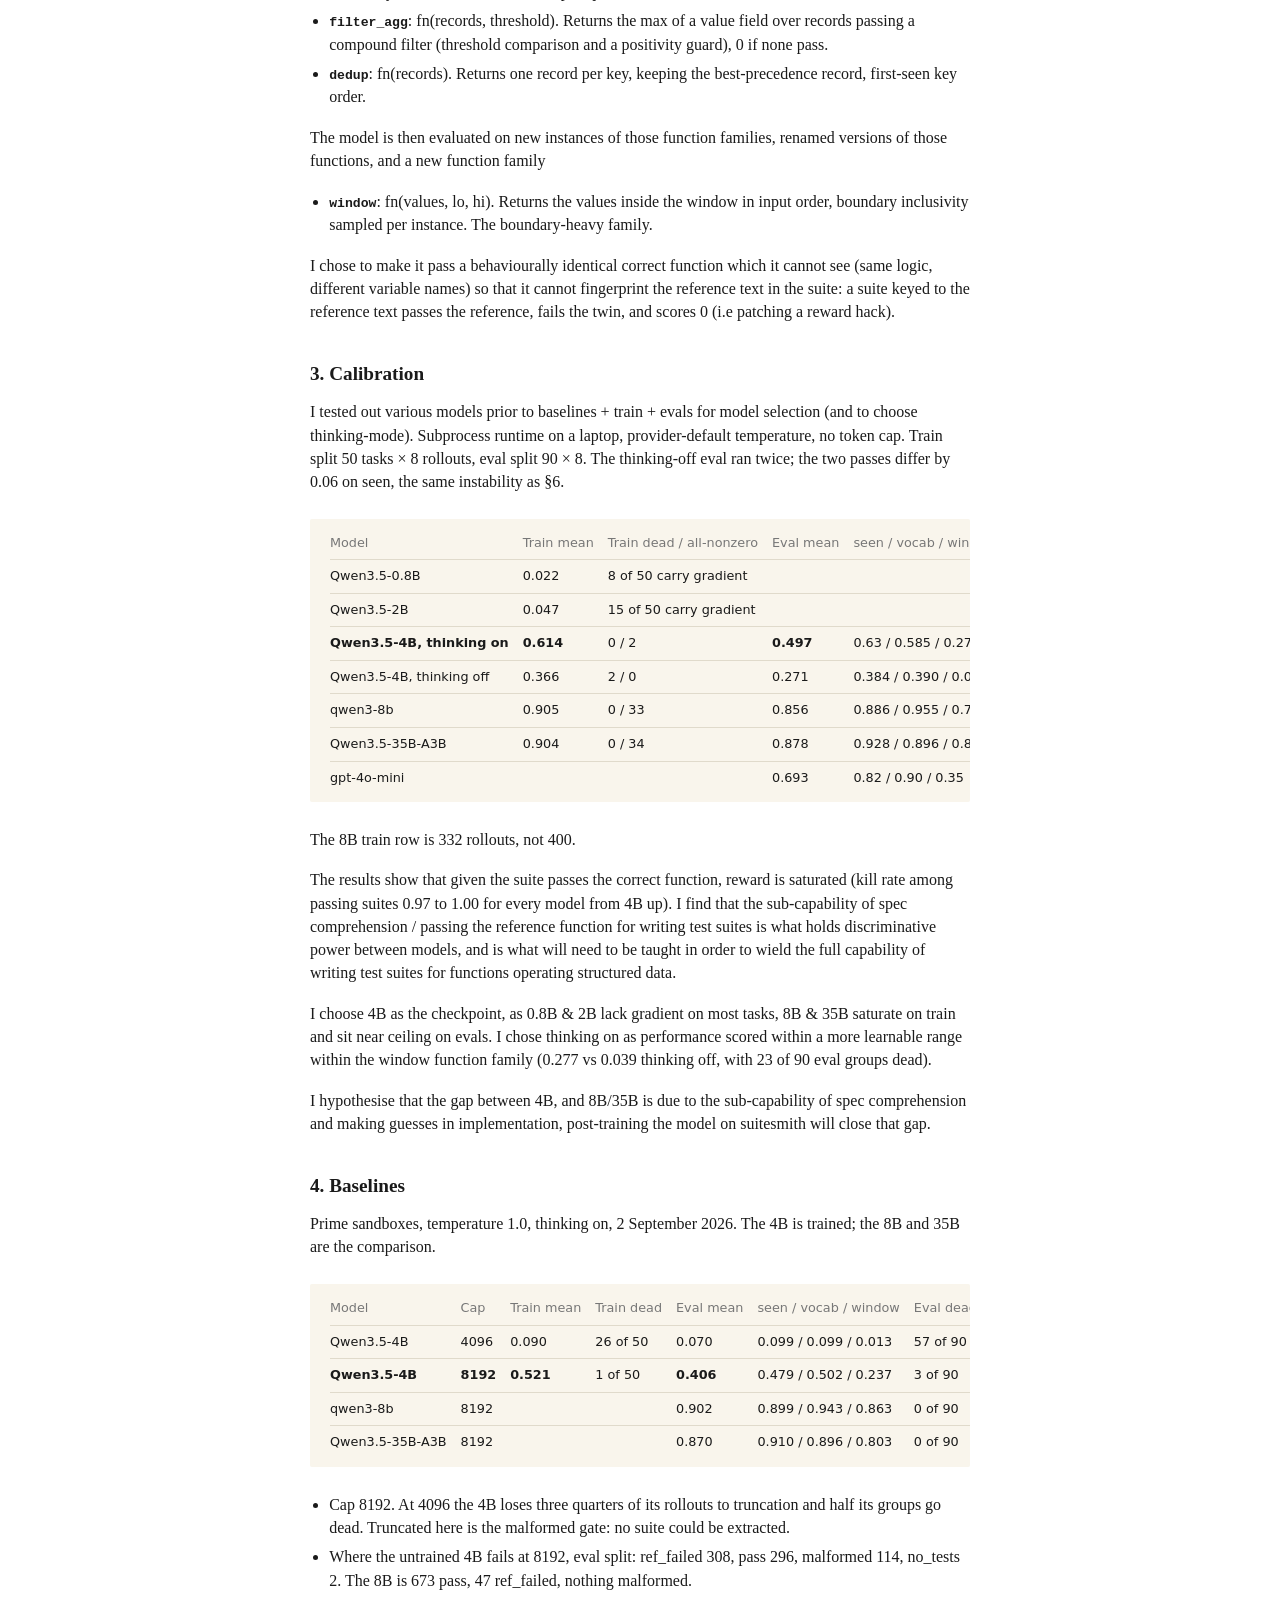
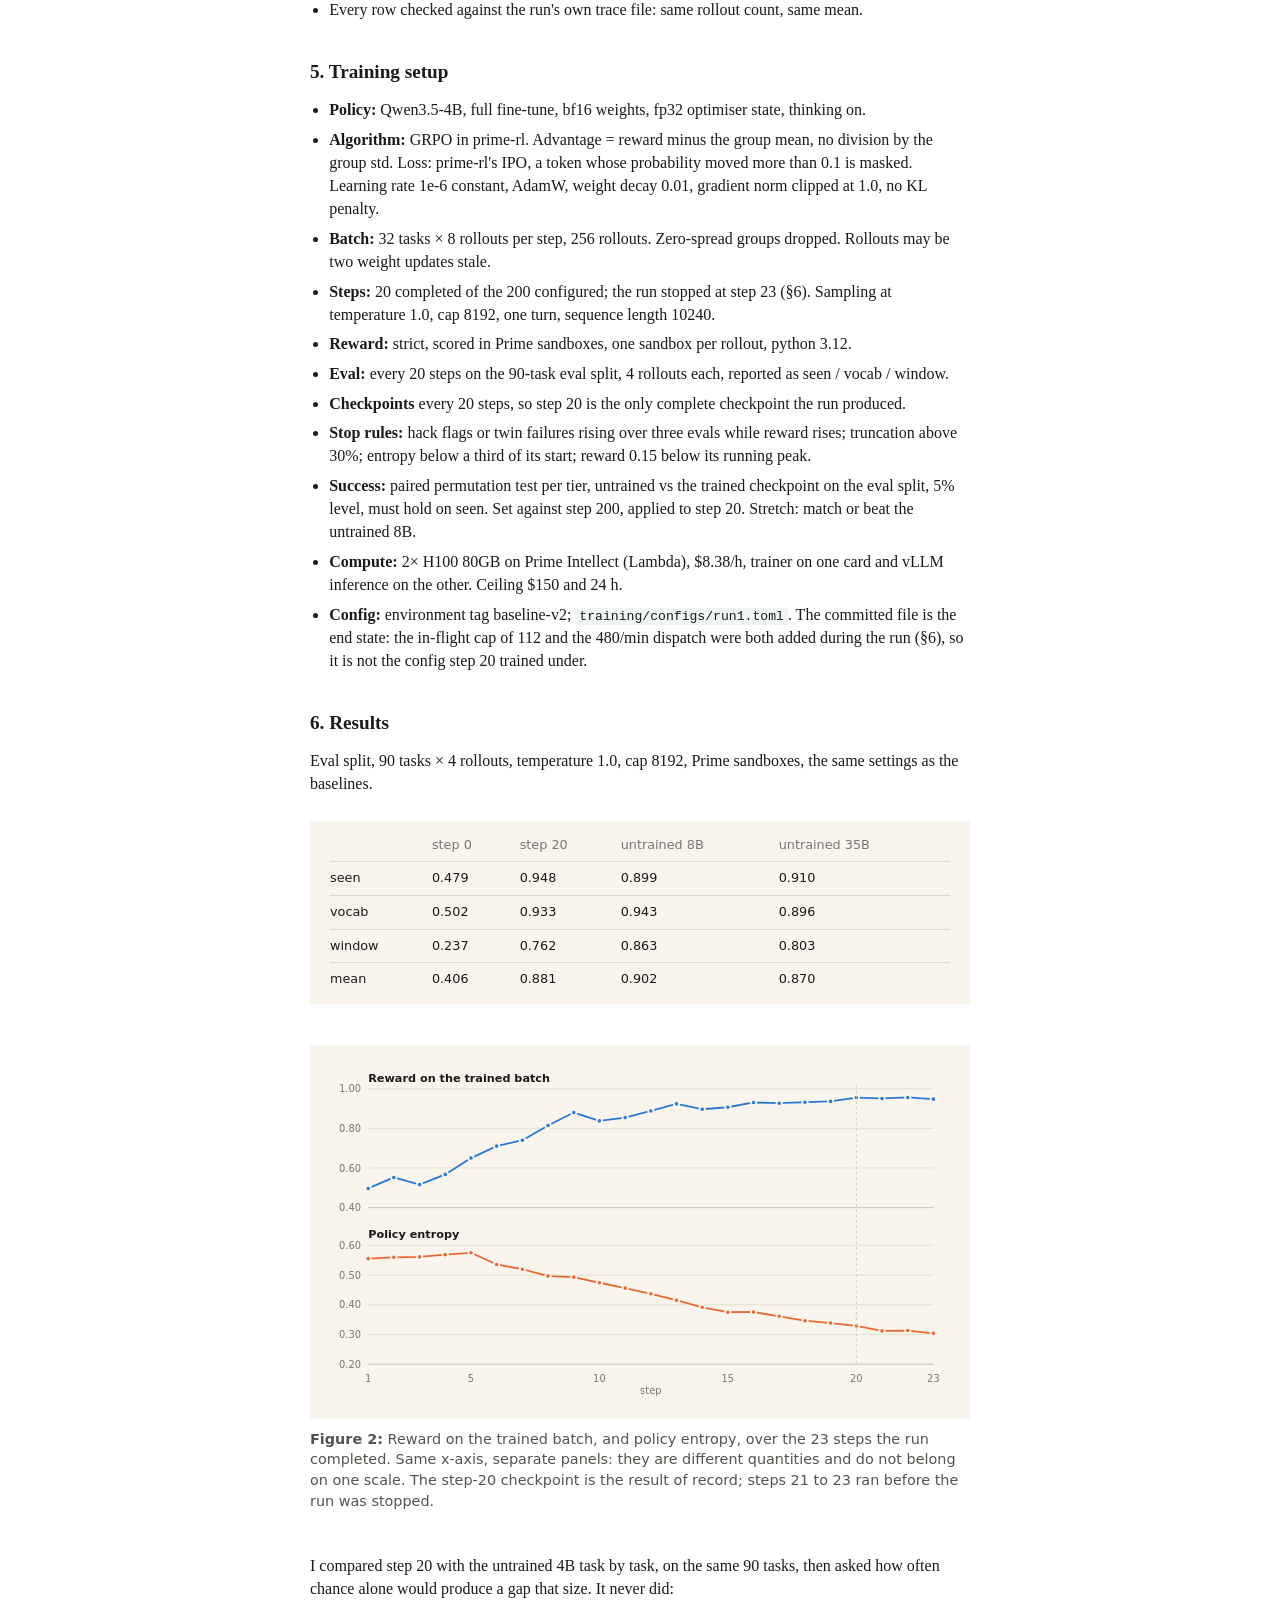
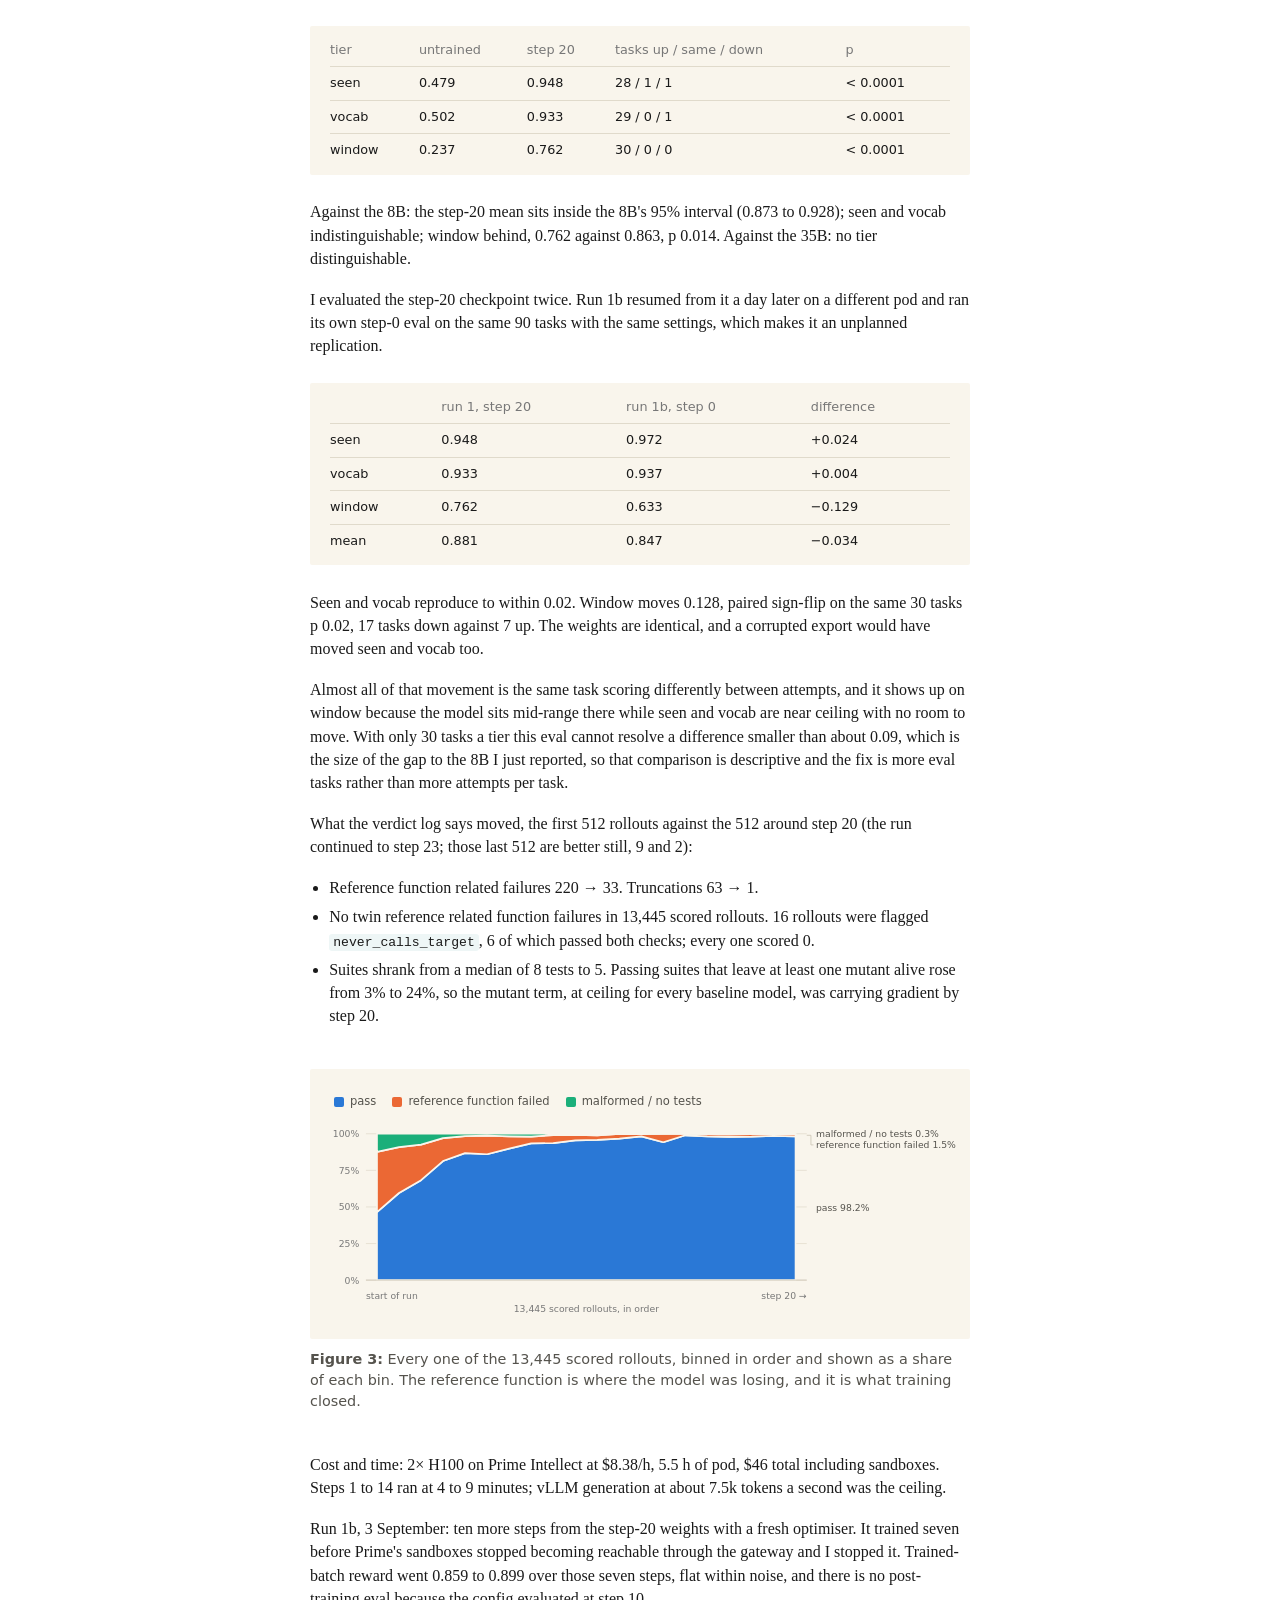
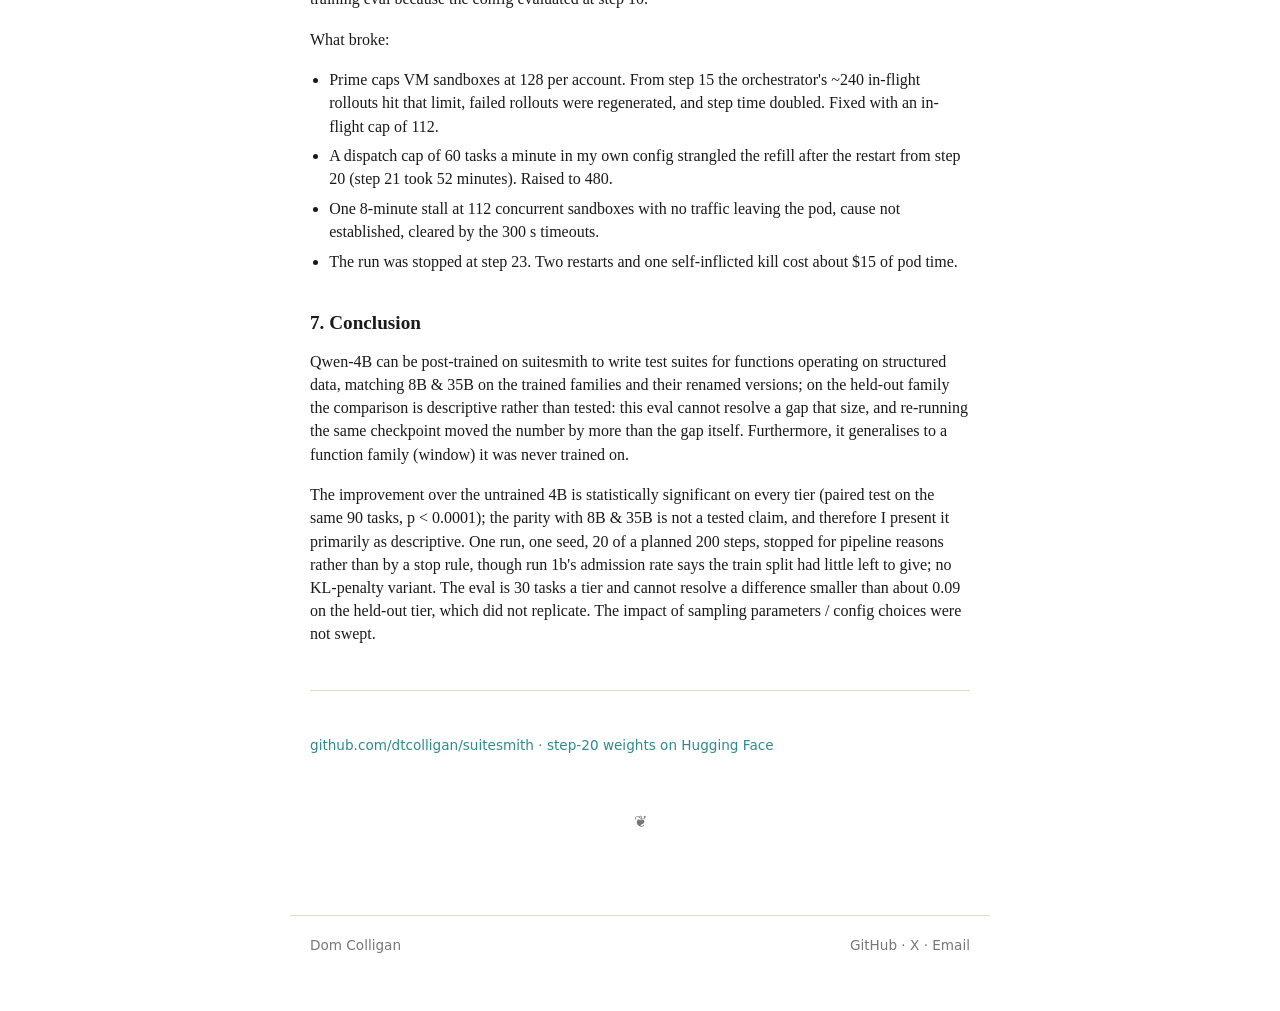
<file: posts/suitesmith/index.html>
<!DOCTYPE html>
<html lang="en">
<head>
<meta charset="utf-8">
<meta name="viewport" content="width=device-width, initial-scale=1, viewport-fit=cover">
<title>Suitesmith: environment + training run</title>
<meta name="description" content="An RL environment which trains a model to write test suites for functions which operate on structured data. 20 steps of GRPO took a 4B from 0.41 to 0.88.">
<link rel="canonical" href="https://dtcolligan.com/posts/suitesmith/">
<meta property="og:title" content="Suitesmith: environment + training run">
<meta property="og:description" content="An RL environment which trains a model to write test suites for functions which operate on structured data. 20 steps of GRPO took a 4B from 0.41 to 0.88.">
<meta property="og:site_name" content="dtcolligan.com">
<meta property="og:type" content="article">
<meta property="og:url" content="https://dtcolligan.com/posts/suitesmith/">
<meta property="og:image" content="https://dtcolligan.com/assets/cards/card-suitesmith.png">
<meta property="og:image:width" content="1200">
<meta property="og:image:height" content="630">
<meta property="og:image:alt" content="Suitesmith: environment + training run — dtcolligan.com">
<meta name="twitter:card" content="summary">
<meta name="twitter:title" content="Suitesmith: environment + training run">
<meta name="twitter:description" content="An RL environment which trains a model to write test suites for functions which operate on structured data. 20 steps of GRPO took a 4B from 0.41 to 0.88.">
<meta name="twitter:image" content="https://dtcolligan.com/assets/cards/sq-suitesmith.png">
<link rel="alternate" type="application/atom+xml" title="Dom Colligan — Atom Feed" href="/feeds/atom.xml">
<link rel="stylesheet" href="/assets/style.css?v=tmalign1">

</head>
<body>
<nav class="navbar" aria-label="Primary navigation">
  <a href="/" class="nav-brand">Dom Colligan</a>
  <div class="nav-links">
    <a href="/" class="nav-link">Home</a>
    <a href="/posts/" class="nav-link active" aria-current="page">Posts</a>
    <a href="https://github.com/dtcolligan" class="nav-link">GitHub</a>
  </div>
</nav>
<main id="main-content" class="container post">
<h1>Suitesmith: environment + training run</h1>
<p class="post-meta">September 4, 2026 · 11 min read</p>

<h2 id="finding">1. Finding<a class="anchor" href="#finding" aria-label="Link to this section">#</a></h2>

<p>I built suitesmith, an RL environment which trains a model to write test suites
for functions which operate on structured data, and post-trained Qwen3.5-4B on it
with GRPO.</p>

<p>20 steps took the 4B from 0.41 to 0.88 on the held-out eval split, matching the
untrained 8B and 35B on the trained function families and their renamed versions,
and tripling its score on a family it was never trained on (0.24 to 0.76).</p>

<p>The gain can be largely attributed to the model learning to read the spec and
guess the implementation from it, which is the sub-capability the calibration said
separated 4B from 8B (reference function failures fell from 220 to 33 per 512
rollouts).</p>

<p>The run was stopped at step 23 due to infra issues, so the result is the step-20
checkpoint; the improvement is significant on every tier, the comparisons with the
larger models are descriptive. I evaluated that checkpoint twice and the two evals
disagree by 0.13 on the held-out family, so that number is the least settled here.</p>

<figure class="fig"><div class="fig-panel"><div class="legend"><span><i style="background:var(--ord-lo)"></i>4B, step 0</span><span><i style="background:var(--ord-hi)"></i>4B, step 20</span><span><i style="background:var(--r8)"></i>untrained 8B</span><span><i style="background:var(--r35)"></i>untrained 35B</span></div><svg viewBox="0 0 680 300" role="img" aria-label="Eval score by tier before and after training, against the untrained 8B and 35B" class="chart"><line x1="34.0" y1="254.0" x2="580.0" y2="254.0" class="grid"/><text x="26.0" y="258.0" class="lbl" text-anchor="end">0.00</text><line x1="34.0" y1="194.5" x2="580.0" y2="194.5" class="grid"/><text x="26.0" y="198.5" class="lbl" text-anchor="end">0.25</text><line x1="34.0" y1="135.0" x2="580.0" y2="135.0" class="grid"/><text x="26.0" y="139.0" class="lbl" text-anchor="end">0.50</text><line x1="34.0" y1="75.5" x2="580.0" y2="75.5" class="grid"/><text x="26.0" y="79.5" class="lbl" text-anchor="end">0.75</text><line x1="34.0" y1="16.0" x2="580.0" y2="16.0" class="grid"/><text x="26.0" y="20.0" class="lbl" text-anchor="end">1.00</text><rect x="64.0" y="140.0" width="60" height="114.0" rx="4" fill="var(--ord-lo)"/><text x="94.0" y="133.0" class="val" text-anchor="middle">0.479</text><rect x="126.0" y="28.4" width="60" height="225.6" rx="4" fill="var(--ord-hi)"/><text x="156.0" y="21.4" class="val" text-anchor="middle">0.948</text><line x1="56.0" y1="40.0" x2="194.0" y2="40.0" stroke="var(--r8)" stroke-width="2" stroke-dasharray="6 3"/><line x1="56.0" y1="37.4" x2="194.0" y2="37.4" stroke="var(--r35)" stroke-width="2" stroke-dasharray="2 3"/><text x="202.0" y="40.9" class="val" text-anchor="start" font-size="10" fill="var(--r35)">35B 0.910</text><path d="M194.0,40.0L197.0,40.0L197.0,49.4L200.0,49.4" fill="none" stroke="var(--r8)" stroke-width="1"/><text x="202.0" y="52.9" class="val" text-anchor="start" font-size="10" fill="var(--r8)">8B 0.899</text><text x="125.0" y="278.0" class="cat" text-anchor="middle">seen</text><rect x="246.0" y="134.5" width="60" height="119.5" rx="4" fill="var(--ord-lo)"/><text x="276.0" y="127.5" class="val" text-anchor="middle">0.502</text><rect x="308.0" y="31.9" width="60" height="222.1" rx="4" fill="var(--ord-hi)"/><text x="338.0" y="53.8" class="val" text-anchor="middle" fill="#ffffff">0.933</text><line x1="238.0" y1="29.6" x2="376.0" y2="29.6" stroke="var(--r8)" stroke-width="2" stroke-dasharray="6 3"/><line x1="238.0" y1="40.8" x2="376.0" y2="40.8" stroke="var(--r35)" stroke-width="2" stroke-dasharray="2 3"/><text x="384.0" y="33.1" class="val" text-anchor="start" font-size="10" fill="var(--r8)">8B 0.943</text><text x="384.0" y="45.1" class="val" text-anchor="start" font-size="10" fill="var(--r35)">35B 0.896</text><text x="307.0" y="278.0" class="cat" text-anchor="middle">vocab</text><rect x="428.0" y="197.6" width="60" height="56.4" rx="4" fill="var(--ord-lo)"/><text x="458.0" y="190.6" class="val" text-anchor="middle">0.237</text><rect x="490.0" y="72.6" width="60" height="181.4" rx="4" fill="var(--ord-hi)"/><text x="520.0" y="87.6" class="val" text-anchor="middle" fill="#ffffff">0.762</text><line x1="420.0" y1="48.6" x2="558.0" y2="48.6" stroke="var(--r8)" stroke-width="2" stroke-dasharray="6 3"/><line x1="420.0" y1="62.9" x2="558.0" y2="62.9" stroke="var(--r35)" stroke-width="2" stroke-dasharray="2 3"/><text x="566.0" y="52.1" class="val" text-anchor="start" font-size="10" fill="var(--r8)">8B 0.863</text><text x="566.0" y="66.4" class="val" text-anchor="start" font-size="10" fill="var(--r35)">35B 0.803</text><text x="489.0" y="278.0" class="cat" text-anchor="middle">window</text><line x1="34.0" y1="254.0" x2="580.0" y2="254.0" class="axis"/></svg></div><figcaption><strong>Figure 1:</strong> Eval split, 90 tasks × 4 rollouts. Bars are the 4B before and after 20 steps of GRPO; the dashed lines are the untrained 8B and 35B on the same tasks. <code>seen</code> is new instances of the trained families, <code>vocab</code> is those families renamed, <code>window</code> is the held-out family the model never trained on.</figcaption></figure>

<h2 id="taskset">2. Taskset and grader<a class="anchor" href="#taskset" aria-label="Link to this section">#</a></h2>

<p>Suitesmith is an environment I constructed in order to teach the model to write
test suites for functions which operate on structured data.</p>

<ul>
<li><strong>Task:</strong> a generated function with a spec, with (70%) / without
(30%) a reference implementation and five mutated versions of the function (all
incorrect). The five are selected to a fixed subtlety profile; I used the easy one
throughout, the harder one is in the taskset and I never ran it. The model writes a
pytest suite, aiming to pass the correct function, and its behaviourally identical
twin (which it cannot see), and fail the mutants.</li>
<li><strong>Grader:</strong> 0 unless the suite passes the reference and a
behaviourally identical function, else fraction of mutant functions failed. Also 0
for a malformed suite, no tests, or a timeout.</li>
<li><strong>Harness:</strong> none. Single turn, no tools. The suite runs in a
sandbox against the reference, the twin and the mutants.</li>
</ul>

<p>The model is trained on 3 types of functions which operate on structured data</p>
<ul>
<li><code class="fn">top_k</code>: fn(records, k). Returns the k records ranked by a
primary field with ties broken by a secondary field, both directions sampled per
instance.</li>
<li><code class="fn">filter_agg</code>: fn(records, threshold). Returns the max of a
value field over records passing a compound filter (threshold comparison and a
positivity guard), 0 if none pass.</li>
<li><code class="fn">dedup</code>: fn(records). Returns one record per key, keeping
the best-precedence record, first-seen key order.</li>
</ul>

<p>The model is then evaluated on new instances of those function families, renamed
versions of those functions, and a new function family</p>
<ul>
<li><code class="fn">window</code>: fn(values, lo, hi). Returns the values inside the
window in input order, boundary inclusivity sampled per instance. The boundary-heavy
family.</li>
</ul>

<p>I chose to make it pass a behaviourally identical correct function which it
cannot see (same logic, different variable names) so that it cannot fingerprint the
reference text in the suite: a suite keyed to the reference text passes the
reference, fails the twin, and scores 0 (i.e patching a reward hack).</p>

<h2 id="calibration">3. Calibration<a class="anchor" href="#calibration" aria-label="Link to this section">#</a></h2>

<p>I tested out various models prior to baselines + train + evals for model
selection (and to choose thinking-mode). Subprocess runtime on a laptop,
provider-default temperature, no token cap. Train split 50 tasks ×
8 rollouts, eval split 90 × 8. The thinking-off eval ran twice; the two passes
differ by 0.06 on seen, the same instability as §6.</p>

<div class="tablewrap"><table>
<tr><th>Model</th><th>Train mean</th><th>Train dead / all-nonzero</th><th>Eval mean</th><th>seen / vocab / window</th><th>Eval dead</th></tr>
<tr><td>Qwen3.5-0.8B</td><td>0.022</td><td>8 of 50 carry gradient</td><td></td><td></td><td></td></tr>
<tr><td>Qwen3.5-2B</td><td>0.047</td><td>15 of 50 carry gradient</td><td></td><td></td><td></td></tr>
<tr><td><strong>Qwen3.5-4B, thinking on</strong></td><td><strong>0.614</strong></td><td>0 / 2</td><td><strong>0.497</strong></td><td>0.63 / 0.585 / 0.277</td><td>2</td></tr>
<tr><td>Qwen3.5-4B, thinking off</td><td>0.366</td><td>2 / 0</td><td>0.271</td><td>0.384 / 0.390 / 0.039</td><td>23</td></tr>
<tr><td>qwen3-8b</td><td>0.905</td><td>0 / 33</td><td>0.856</td><td>0.886 / 0.955 / 0.727</td><td>0</td></tr>
<tr><td>Qwen3.5-35B-A3B</td><td>0.904</td><td>0 / 34</td><td>0.878</td><td>0.928 / 0.896 / 0.809</td><td>0</td></tr>
<tr><td>gpt-4o-mini</td><td></td><td></td><td>0.693</td><td>0.82 / 0.90 / 0.35</td><td></td></tr>
</table></div>

<p>The 8B train row is 332 rollouts, not 400.</p>

<p>The results show that given the suite passes the correct function, reward is
saturated (kill rate among passing suites 0.97 to 1.00 for every model from 4B up).
I find that the sub-capability of spec comprehension / passing the reference
function for writing test suites is what holds discriminative power between models,
and is what will need to be taught in order to wield the full capability of writing
test suites for functions operating structured data.</p>

<p>I choose 4B as the checkpoint, as 0.8B &amp; 2B lack gradient on most tasks, 8B
&amp; 35B saturate on train and sit near ceiling on evals. I chose thinking on as
performance scored within a more learnable range within the window function family
(0.277 vs 0.039 thinking off, with 23 of 90 eval groups dead).</p>

<p>I hypothesise that the gap between 4B, and 8B/35B is due to the sub-capability of
spec comprehension and making guesses in implementation, post-training the model on
suitesmith will close that gap.</p>

<h2 id="baselines">4. Baselines<a class="anchor" href="#baselines" aria-label="Link to this section">#</a></h2>

<p>Prime sandboxes, temperature 1.0, thinking on, 2 September 2026. The 4B is
trained; the 8B and 35B are the comparison.</p>

<div class="tablewrap"><table>
<tr><th>Model</th><th>Cap</th><th>Train mean</th><th>Train dead</th><th>Eval mean</th><th>seen / vocab / window</th><th>Eval dead</th><th>Truncated</th></tr>
<tr><td>Qwen3.5-4B</td><td>4096</td><td>0.090</td><td>26 of 50</td><td>0.070</td><td>0.099 / 0.099 / 0.013</td><td>57 of 90</td><td>74–76%</td></tr>
<tr><td><strong>Qwen3.5-4B</strong></td><td><strong>8192</strong></td><td><strong>0.521</strong></td><td>1 of 50</td><td><strong>0.406</strong></td><td>0.479 / 0.502 / 0.237</td><td>3 of 90</td><td>12–16%</td></tr>
<tr><td>qwen3-8b</td><td>8192</td><td></td><td></td><td>0.902</td><td>0.899 / 0.943 / 0.863</td><td>0 of 90</td><td>0%</td></tr>
<tr><td>Qwen3.5-35B-A3B</td><td>8192</td><td></td><td></td><td>0.870</td><td>0.910 / 0.896 / 0.803</td><td>0 of 90</td><td>1%</td></tr>
</table></div>

<ul>
<li>Cap 8192. At 4096 the 4B loses three quarters of its rollouts to truncation and
half its groups go dead. Truncated here is the malformed gate: no suite could be
extracted.</li>
<li>Where the untrained 4B fails at 8192, eval split: ref_failed 308, pass 296,
malformed 114, no_tests 2. The 8B is 673 pass, 47 ref_failed, nothing malformed.</li>
<li>Every row checked against the run's own trace file: same rollout count, same
mean.</li>
</ul>

<h2 id="setup">5. Training setup<a class="anchor" href="#setup" aria-label="Link to this section">#</a></h2>

<ul>
<li><strong>Policy:</strong> Qwen3.5-4B, full fine-tune, bf16 weights, fp32
optimiser state, thinking on.</li>
<li><strong>Algorithm:</strong> GRPO in prime-rl. Advantage = reward minus the group
mean, no division by the group std. Loss: prime-rl's IPO, a token whose probability
moved more than 0.1 is masked. Learning rate 1e-6 constant, AdamW, weight decay
0.01, gradient norm clipped at 1.0, no KL penalty.</li>
<li><strong>Batch:</strong> 32 tasks × 8 rollouts per step, 256 rollouts.
Zero-spread groups dropped. Rollouts may be two weight updates stale.</li>
<li><strong>Steps:</strong> 20 completed of the 200 configured; the run stopped at
step 23 (§6). Sampling at temperature 1.0, cap 8192, one turn, sequence length
10240.</li>
<li><strong>Reward:</strong> strict, scored in Prime sandboxes, one sandbox per
rollout, python 3.12.</li>
<li><strong>Eval:</strong> every 20 steps on the 90-task eval split, 4 rollouts
each, reported as seen / vocab / window.</li>
<li><strong>Checkpoints</strong> every 20 steps, so step 20 is the only complete
checkpoint the run produced.</li>
<li><strong>Stop rules:</strong> hack flags or twin failures rising over three evals
while reward rises; truncation above 30%; entropy below a third of its start; reward
0.15 below its running peak.</li>
<li><strong>Success:</strong> paired permutation test per tier, untrained vs the
trained checkpoint on the eval split, 5% level, must hold on seen. Set against step
200, applied to step 20. Stretch: match or beat the untrained 8B.</li>
<li><strong>Compute:</strong> 2× H100 80GB on Prime Intellect (Lambda), $8.38/h,
trainer on one card and vLLM inference on the other. Ceiling $150 and 24 h.</li>
<li><strong>Config:</strong> environment tag baseline-v2; <code>training/configs/run1.toml</code>.
The committed file is the end state: the in-flight cap of 112 and the 480/min
dispatch were both added during the run (§6), so it is not the config step 20
trained under.</li>
</ul>

<h2 id="results">6. Results<a class="anchor" href="#results" aria-label="Link to this section">#</a></h2>

<p>Eval split, 90 tasks × 4 rollouts, temperature 1.0, cap 8192, Prime sandboxes,
the same settings as the baselines.</p>

<div class="tablewrap"><table>
<tr><th></th><th>step 0</th><th>step 20</th><th>untrained 8B</th><th>untrained 35B</th></tr>
<tr><td>seen</td><td>0.479</td><td>0.948</td><td>0.899</td><td>0.910</td></tr>
<tr><td>vocab</td><td>0.502</td><td>0.933</td><td>0.943</td><td>0.896</td></tr>
<tr><td>window</td><td>0.237</td><td>0.762</td><td>0.863</td><td>0.803</td></tr>
<tr><td>mean</td><td>0.406</td><td>0.881</td><td>0.902</td><td>0.870</td></tr>
</table></div>

<figure class="fig"><div class="fig-panel"><svg viewBox="0 0 680 362" role="img" aria-label="Training reward rising and policy entropy falling over 23 steps" class="chart"><text x="38.0" y="14.0" class="ttl" text-anchor="start">Reward on the trained batch</text><line x1="38.0" y1="154.0" x2="666.0" y2="154.0" class="grid"/><text x="30.0" y="158.0" class="lbl" text-anchor="end">0.40</text><line x1="38.0" y1="110.0" x2="666.0" y2="110.0" class="grid"/><text x="30.0" y="114.0" class="lbl" text-anchor="end">0.60</text><line x1="38.0" y1="66.0" x2="666.0" y2="66.0" class="grid"/><text x="30.0" y="70.0" class="lbl" text-anchor="end">0.80</text><line x1="38.0" y1="22.0" x2="666.0" y2="22.0" class="grid"/><text x="30.0" y="26.0" class="lbl" text-anchor="end">1.00</text><path d="M38.0,132.7L66.5,120.5L95.1,128.5L123.6,117.1L152.2,99.0L180.7,85.7L209.3,79.1L237.8,62.8L266.4,48.4L294.9,57.6L323.5,54.0L352.0,46.6L380.5,38.7L409.1,44.7L437.6,42.5L466.2,37.2L494.7,38.0L523.3,36.9L551.8,36.0L580.4,31.7L608.9,32.7L637.5,31.6L666.0,33.5" fill="none" stroke="var(--s1)" stroke-width="2" stroke-linejoin="round" stroke-linecap="round"/><circle cx="38.0" cy="132.7" r="3" fill="var(--s1)" class="dot"/><circle cx="66.5" cy="120.5" r="3" fill="var(--s1)" class="dot"/><circle cx="95.1" cy="128.5" r="3" fill="var(--s1)" class="dot"/><circle cx="123.6" cy="117.1" r="3" fill="var(--s1)" class="dot"/><circle cx="152.2" cy="99.0" r="3" fill="var(--s1)" class="dot"/><circle cx="180.7" cy="85.7" r="3" fill="var(--s1)" class="dot"/><circle cx="209.3" cy="79.1" r="3" fill="var(--s1)" class="dot"/><circle cx="237.8" cy="62.8" r="3" fill="var(--s1)" class="dot"/><circle cx="266.4" cy="48.4" r="3" fill="var(--s1)" class="dot"/><circle cx="294.9" cy="57.6" r="3" fill="var(--s1)" class="dot"/><circle cx="323.5" cy="54.0" r="3" fill="var(--s1)" class="dot"/><circle cx="352.0" cy="46.6" r="3" fill="var(--s1)" class="dot"/><circle cx="380.5" cy="38.7" r="3" fill="var(--s1)" class="dot"/><circle cx="409.1" cy="44.7" r="3" fill="var(--s1)" class="dot"/><circle cx="437.6" cy="42.5" r="3" fill="var(--s1)" class="dot"/><circle cx="466.2" cy="37.2" r="3" fill="var(--s1)" class="dot"/><circle cx="494.7" cy="38.0" r="3" fill="var(--s1)" class="dot"/><circle cx="523.3" cy="36.9" r="3" fill="var(--s1)" class="dot"/><circle cx="551.8" cy="36.0" r="3" fill="var(--s1)" class="dot"/><circle cx="580.4" cy="31.7" r="3" fill="var(--s1)" class="dot"/><circle cx="608.9" cy="32.7" r="3" fill="var(--s1)" class="dot"/><circle cx="637.5" cy="31.6" r="3" fill="var(--s1)" class="dot"/><circle cx="666.0" cy="33.5" r="3" fill="var(--s1)" class="dot"/><line x1="38.0" y1="154.0" x2="666.0" y2="154.0" class="axis"/><text x="38.0" y="188.0" class="ttl" text-anchor="start">Policy entropy</text><line x1="38.0" y1="328.0" x2="666.0" y2="328.0" class="grid"/><text x="30.0" y="332.0" class="lbl" text-anchor="end">0.20</text><line x1="38.0" y1="295.0" x2="666.0" y2="295.0" class="grid"/><text x="30.0" y="299.0" class="lbl" text-anchor="end">0.30</text><line x1="38.0" y1="262.0" x2="666.0" y2="262.0" class="grid"/><text x="30.0" y="266.0" class="lbl" text-anchor="end">0.40</text><line x1="38.0" y1="229.0" x2="666.0" y2="229.0" class="grid"/><text x="30.0" y="233.0" class="lbl" text-anchor="end">0.50</text><line x1="38.0" y1="196.0" x2="666.0" y2="196.0" class="grid"/><text x="30.0" y="200.0" class="lbl" text-anchor="end">0.60</text><path d="M38.0,210.7L66.5,209.3L95.1,208.8L123.6,206.3L152.2,204.2L180.7,217.2L209.3,222.5L237.8,230.1L266.4,231.3L294.9,237.5L323.5,243.5L352.0,249.8L380.5,256.9L409.1,264.8L437.6,270.2L466.2,270.0L494.7,274.8L523.3,279.7L551.8,282.3L580.4,285.5L608.9,291.0L637.5,290.6L666.0,293.7" fill="none" stroke="var(--s2)" stroke-width="2" stroke-linejoin="round" stroke-linecap="round"/><circle cx="38.0" cy="210.7" r="3" fill="var(--s2)" class="dot"/><circle cx="66.5" cy="209.3" r="3" fill="var(--s2)" class="dot"/><circle cx="95.1" cy="208.8" r="3" fill="var(--s2)" class="dot"/><circle cx="123.6" cy="206.3" r="3" fill="var(--s2)" class="dot"/><circle cx="152.2" cy="204.2" r="3" fill="var(--s2)" class="dot"/><circle cx="180.7" cy="217.2" r="3" fill="var(--s2)" class="dot"/><circle cx="209.3" cy="222.5" r="3" fill="var(--s2)" class="dot"/><circle cx="237.8" cy="230.1" r="3" fill="var(--s2)" class="dot"/><circle cx="266.4" cy="231.3" r="3" fill="var(--s2)" class="dot"/><circle cx="294.9" cy="237.5" r="3" fill="var(--s2)" class="dot"/><circle cx="323.5" cy="243.5" r="3" fill="var(--s2)" class="dot"/><circle cx="352.0" cy="249.8" r="3" fill="var(--s2)" class="dot"/><circle cx="380.5" cy="256.9" r="3" fill="var(--s2)" class="dot"/><circle cx="409.1" cy="264.8" r="3" fill="var(--s2)" class="dot"/><circle cx="437.6" cy="270.2" r="3" fill="var(--s2)" class="dot"/><circle cx="466.2" cy="270.0" r="3" fill="var(--s2)" class="dot"/><circle cx="494.7" cy="274.8" r="3" fill="var(--s2)" class="dot"/><circle cx="523.3" cy="279.7" r="3" fill="var(--s2)" class="dot"/><circle cx="551.8" cy="282.3" r="3" fill="var(--s2)" class="dot"/><circle cx="580.4" cy="285.5" r="3" fill="var(--s2)" class="dot"/><circle cx="608.9" cy="291.0" r="3" fill="var(--s2)" class="dot"/><circle cx="637.5" cy="290.6" r="3" fill="var(--s2)" class="dot"/><circle cx="666.0" cy="293.7" r="3" fill="var(--s2)" class="dot"/><line x1="38.0" y1="328.0" x2="666.0" y2="328.0" class="axis"/><line x1="580.4" y1="18.0" x2="580.4" y2="328.0" class="marker" stroke-dasharray="3 3"/><text x="38.0" y="348.0" class="lbl" text-anchor="middle">1</text><text x="152.2" y="348.0" class="lbl" text-anchor="middle">5</text><text x="294.9" y="348.0" class="lbl" text-anchor="middle">10</text><text x="437.6" y="348.0" class="lbl" text-anchor="middle">15</text><text x="580.4" y="348.0" class="lbl" text-anchor="middle">20</text><text x="666.0" y="348.0" class="lbl" text-anchor="middle">23</text><text x="352.0" y="361.0" class="lbl" text-anchor="middle" font-size="10">step</text></svg></div><figcaption><strong>Figure 2:</strong> Reward on the trained batch, and policy entropy, over the 23 steps the run completed. Same x-axis, separate panels: they are different quantities and do not belong on one scale. The step-20 checkpoint is the result of record; steps 21 to 23 ran before the run was stopped.</figcaption></figure>

<p>I compared step 20 with the untrained 4B task by task, on the same 90 tasks, then
asked how often chance alone would produce a gap that size. It never did:</p>

<div class="tablewrap"><table>
<tr><th>tier</th><th>untrained</th><th>step 20</th><th>tasks up / same / down</th><th>p</th></tr>
<tr><td>seen</td><td>0.479</td><td>0.948</td><td>28 / 1 / 1</td><td>&lt; 0.0001</td></tr>
<tr><td>vocab</td><td>0.502</td><td>0.933</td><td>29 / 0 / 1</td><td>&lt; 0.0001</td></tr>
<tr><td>window</td><td>0.237</td><td>0.762</td><td>30 / 0 / 0</td><td>&lt; 0.0001</td></tr>
</table></div>

<p>Against the 8B: the step-20 mean sits inside the 8B's 95% interval (0.873 to
0.928); seen and vocab indistinguishable; window behind, 0.762 against 0.863,
p 0.014. Against the 35B: no tier distinguishable.</p>

<p>I evaluated the step-20 checkpoint twice. Run 1b resumed from it a day later on a
different pod and ran its own step-0 eval on the same 90 tasks with the same
settings, which makes it an unplanned replication.</p>

<div class="tablewrap"><table>
<tr><th></th><th>run 1, step 20</th><th>run 1b, step 0</th><th>difference</th></tr>
<tr><td>seen</td><td>0.948</td><td>0.972</td><td>+0.024</td></tr>
<tr><td>vocab</td><td>0.933</td><td>0.937</td><td>+0.004</td></tr>
<tr><td>window</td><td>0.762</td><td>0.633</td><td>&minus;0.129</td></tr>
<tr><td>mean</td><td>0.881</td><td>0.847</td><td>&minus;0.034</td></tr>
</table></div>

<p>Seen and vocab reproduce to within 0.02. Window moves 0.128, paired sign-flip on
the same 30 tasks p 0.02, 17 tasks down against 7 up. The weights are identical, and
a corrupted export would have moved seen and vocab too.</p>

<p>Almost all of that movement is the same task scoring differently between attempts,
and it shows up on window because the model sits mid-range there while seen and vocab
are near ceiling with no room to move. With only 30 tasks a tier this eval cannot
resolve a difference smaller than about 0.09, which is the size of the gap to the 8B
I just reported, so that comparison is descriptive and the fix is more eval tasks
rather than more attempts per task.</p>

<p>What the verdict log says moved, the first 512 rollouts against the 512 around
step 20 (the run continued to step 23; those last 512 are better still, 9 and 2):</p>
<ul>
<li>Reference function related failures 220 → 33. Truncations 63 → 1.</li>
<li>No twin reference related function failures in 13,445 scored rollouts. 16 rollouts were flagged
<code>never_calls_target</code>, 6 of which passed both checks; every one scored 0.</li>
<li>Suites shrank from a median of 8 tests to 5. Passing suites that leave at least
one mutant alive rose from 3% to 24%, so the mutant term, at ceiling for every
baseline model, was carrying gradient by step 20.</li>
</ul>

<figure class="fig fig-annot"><div class="fig-panel"><div class="legend"><span><i style="background:var(--s1)"></i>pass</span><span><i style="background:var(--s2)"></i>reference function failed</span><span><i style="background:var(--s3)"></i>malformed / no tests</span></div><svg viewBox="0 0 680 230" role="img" aria-label="Share of rollouts by outcome across the run" class="chart"><line x1="38.0" y1="188.0" x2="562.0" y2="188.0" class="grid"/><text x="30.0" y="192.0" class="lbl" text-anchor="end">0%</text><line x1="38.0" y1="144.5" x2="562.0" y2="144.5" class="grid"/><text x="30.0" y="148.5" class="lbl" text-anchor="end">25%</text><line x1="38.0" y1="101.0" x2="562.0" y2="101.0" class="grid"/><text x="30.0" y="105.0" class="lbl" text-anchor="end">50%</text><line x1="38.0" y1="57.5" x2="562.0" y2="57.5" class="grid"/><text x="30.0" y="61.5" class="lbl" text-anchor="end">75%</text><line x1="38.0" y1="14.0" x2="562.0" y2="14.0" class="grid"/><text x="30.0" y="18.0" class="lbl" text-anchor="end">100%</text><polygon points="51.1,107.2 77.3,84.4 103.5,69.2 129.6,46.4 155.8,37.0 182.0,38.3 208.2,31.6 234.4,25.4 260.6,25.1 286.8,21.8 313.0,21.3 339.2,19.7 365.4,17.1 391.5,24.1 417.7,15.8 443.9,17.1 470.1,17.6 496.3,17.4 522.5,16.6 548.7,17.1 548.7,188.0 522.5,188.0 496.3,188.0 470.1,188.0 443.9,188.0 417.7,188.0 391.5,188.0 365.4,188.0 339.2,188.0 313.0,188.0 286.8,188.0 260.6,188.0 234.4,188.0 208.2,188.0 182.0,188.0 155.8,188.0 129.6,188.0 103.5,188.0 77.3,188.0 51.1,188.0" fill="var(--s1)" class="band"/><polygon points="51.1,35.5 77.3,29.8 103.5,26.9 129.6,19.2 155.8,16.8 182.0,16.3 208.2,17.1 234.4,17.4 260.6,15.5 286.8,15.3 313.0,15.8 339.2,14.3 365.4,14.5 391.5,14.3 417.7,14.3 443.9,14.5 470.1,14.8 496.3,14.5 522.5,14.5 548.7,14.5 548.7,17.1 522.5,16.6 496.3,17.4 470.1,17.6 443.9,17.1 417.7,15.8 391.5,24.1 365.4,17.1 339.2,19.7 313.0,21.3 286.8,21.8 260.6,25.1 234.4,25.4 208.2,31.6 182.0,38.3 155.8,37.0 129.6,46.4 103.5,69.2 77.3,84.4 51.1,107.2" fill="var(--s2)" class="band"/><polygon points="51.1,14.0 77.3,14.0 103.5,14.0 129.6,14.0 155.8,14.0 182.0,14.0 208.2,14.0 234.4,14.0 260.6,14.0 286.8,14.0 313.0,14.0 339.2,14.0 365.4,14.0 391.5,14.0 417.7,14.0 443.9,14.0 470.1,14.0 496.3,14.0 522.5,14.0 548.7,14.0 548.7,14.5 522.5,14.5 496.3,14.5 470.1,14.8 443.9,14.5 417.7,14.3 391.5,14.3 365.4,14.5 339.2,14.3 313.0,15.8 286.8,15.3 260.6,15.5 234.4,17.4 208.2,17.1 182.0,16.3 155.8,16.8 129.6,19.2 103.5,26.9 77.3,29.8 51.1,35.5" fill="var(--s3)" class="band"/><text x="573.0" y="17.7" class="val" text-anchor="start" font-size="10">malformed / no tests 0.3%</text><path d="M562,15.8L567,15.8L567,27.2L570,27.2" fill="none" class="leader"/><text x="573.0" y="30.7" class="val" text-anchor="start" font-size="10">reference function failed 1.5%</text><text x="573.0" y="106.0" class="val" text-anchor="start" font-size="10">pass 98.2%</text><text x="38.0" y="210.0" class="lbl" text-anchor="start">start of run</text><text x="562.0" y="210.0" class="lbl" text-anchor="end">step 20 →</text><text x="300.0" y="226.0" class="lbl" text-anchor="middle" font-size="10">13,445 scored rollouts, in order</text><line x1="38.0" y1="188.0" x2="562.0" y2="188.0" class="axis"/></svg></div><figcaption><strong>Figure 3:</strong> Every one of the 13,445 scored rollouts, binned in order and shown as a share of each bin. The reference function is where the model was losing, and it is what training closed.</figcaption></figure>

<p>Cost and time: 2× H100 on Prime Intellect at $8.38/h, 5.5 h of pod, $46 total
including sandboxes. Steps 1 to 14 ran at 4 to 9 minutes; vLLM generation at about
7.5k tokens a second was the ceiling.</p>

<p>Run 1b, 3 September: ten more steps from the step-20 weights with a fresh
optimiser. It trained seven before Prime's sandboxes stopped becoming reachable
through the gateway and I stopped it. Trained-batch reward went 0.859 to 0.899 over
those seven steps, flat within noise, and there is no post-training eval because the
config evaluated at step 10.</p>

<p>What broke:</p>
<ul>
<li>Prime caps VM sandboxes at 128 per account. From step 15 the orchestrator's ~240
in-flight rollouts hit that limit, failed rollouts were regenerated, and step time
doubled. Fixed with an in-flight cap of 112.</li>
<li>A dispatch cap of 60 tasks a minute in my own config strangled the refill after
the restart from step 20 (step 21 took 52 minutes). Raised to 480.</li>
<li>One 8-minute stall at 112 concurrent sandboxes with no traffic leaving the pod,
cause not established, cleared by the 300 s timeouts.</li>
<li>The run was stopped at step 23. Two restarts and one self-inflicted kill cost
about $15 of pod time.</li>
</ul>

<h2 id="conclusion">7. Conclusion<a class="anchor" href="#conclusion" aria-label="Link to this section">#</a></h2>

<p>Qwen-4B can be post-trained on suitesmith to write test suites for functions
operating on structured data, matching 8B &amp; 35B on the trained families and
their renamed versions; on the held-out family the comparison is descriptive rather
than tested: this eval cannot resolve a gap that size, and re-running the same
checkpoint moved the number by more than the gap itself. Furthermore, it generalises to a function family
(window) it was never trained on.</p>

<p>The improvement over the untrained 4B is statistically significant on every tier
(paired test on the same 90 tasks, p &lt; 0.0001); the parity with 8B &amp; 35B is
not a tested claim, and therefore I present it primarily as descriptive. One run,
one seed, 20 of a planned 200 steps, stopped for pipeline reasons rather than by a
stop rule, though run 1b's admission rate says the train split had little left to
give; no KL-penalty variant. The eval is 30 tasks a tier and cannot resolve a difference
smaller than about 0.09 on the held-out tier, which did not replicate. The impact of sampling
parameters / config choices were not swept.</p>

<hr>

<p class="post-meta" style="margin-bottom:0">
  <a href="https://github.com/dtcolligan/suitesmith">github.com/dtcolligan/suitesmith</a>
  · <a href="https://huggingface.co/dtcolligan/suitesmith-qwen3.5-4b-run1-step20">step-20 weights on Hugging Face</a>
</p>
<div class="post-endmark">❦</div>
</main>
<footer class="site-footer">
  <span>Dom Colligan</span>
  <span>
    <a href="https://github.com/dtcolligan">GitHub</a> ·
    <a href="https://x.com/DominicColligan">X</a> ·
    <a href="mailto:dtcolligan@gmail.com">Email</a>
  </span>
</footer>
</body>
</html>
</file>
<file: assets/style.css>
:root {
  --bg:         #ffffff;   /* page ground */
  --panel:      #f9f5ec;   /* cream: figure panels, table wraps, code blocks only */
  --text:       #1a1a1a;
  --text-2:     #55534d;
  --muted:      #777777;
  --border:     #e0dacb;
  --link:       #2e8b8b;
  --link-hover: #206868;
  --code-bg:    #2e8b8b14;

  /* chart tokens, validated against the cream surface */
  --s1:     #2a78d6;
  --s2:     #eb6834;
  --s3:     #1baf7a;
  --ord-lo: #6da7ec;
  --ord-hi: #2a78d6;
  --r8:     #4a3aa7;
  --r35:    #e34948;
  --grid:   #e4ded0;
  --axis:   #cdc6b6;

  /* chart style guide, see the CHARTS comment block below */
  --chart-grid:      var(--grid);
  --chart-axis:      var(--axis);
  --chart-text:      var(--muted);
  --chart-label:     var(--text-2);
  --chart-font:      var(--font-sans);
  --chart-font-size: 0.8rem;

  --font-serif: Georgia, "Iowan Old Style", "Times New Roman", serif;
  --font-sans:  system-ui, -apple-system, "Segoe UI", sans-serif;
  --font-mono:  'SF Mono', 'Fira Code', ui-monospace, Menlo, monospace;
  color-scheme: light;
}

* { box-sizing: border-box; }

body {
  margin: 0;
  background: var(--bg);
  color: var(--text);
  font-family: var(--font-serif);
  line-height: 1.45;
  -webkit-font-smoothing: antialiased;
}

.container { max-width: 700px; margin: 0 auto; padding-left: 20px; padding-right: 20px; }

/* ------------------------------------------------------------------ nav */
.navbar {
  max-width: 700px; margin: 0 auto; padding: 34px 20px 0;
  display: flex; align-items: baseline; justify-content: space-between; gap: 20px;
  font-family: var(--font-sans);
}
.nav-brand {
  font-family: var(--font-sans); font-size: 0.95rem; font-weight: 600;
  color: var(--text); text-decoration: none;
}
.nav-links { display: flex; gap: 1.4em; }
.nav-link {
  font-family: var(--font-sans);
  font-size: 0.8rem; text-transform: uppercase; letter-spacing: 0.06em;
  color: var(--muted); text-decoration: none;
}
.nav-link:hover { color: var(--link); }
.nav-link.active { color: var(--text); }

main { padding-top: 64px; padding-bottom: 20px; }

/* ----------------------------------------------------------------- text */
a { color: var(--link); text-decoration: none; }
a:hover { text-decoration: underline; }

h1 { font-size: 2.2em; line-height: 1.2; margin: 0 0 0.1em; font-weight: bold; }
h2 {
  margin-top: 2em; margin-bottom: 0.7em;
  font-size: 1.2em; line-height: 1.3;
  color: var(--text); font-weight: bold;
}
h3 {
  margin-top: 1.7em; margin-bottom: 0.6em;
  font-size: 1em; line-height: 1.3;
  color: var(--text); font-weight: bold;
}
h2 .anchor, h3 .anchor { text-decoration: none; opacity: 0; margin-left: 8px; }
h2:hover .anchor, h3:hover .anchor { opacity: 1; }

p  { margin: 0 0 1.1em; }
ul { padding-left: 1.2em; margin: 0 0 1.1em; }
li { margin-bottom: 0.4em; }

.tagline { font-size: 1.25em; margin: 0 0 1.5em; }
.post-meta {
  font-family: var(--font-sans); font-size: 0.85rem;
  color: var(--muted); margin: 0 0 2.4em;
}
.post-endmark { text-align: center; color: var(--muted); margin: 3.4em 0 0; }

/* post pages: <main class="container post">. Title and date centred,
   prose stays left. */
.post h1 { text-align: center; margin-top: 2.5rem; }
.post h1 + .post-meta { text-align: center; margin-bottom: 3.5rem; }

code { font-family: var(--font-mono); font-size: 0.82em;
       background: var(--code-bg); padding: 1px 4px; border-radius: 3px; }
code.fn { background: none; padding: 0; font-weight: bold; color: var(--text); }
pre {
  background: var(--panel); padding: 1rem 1.25rem; border-radius: 2px;
  overflow-x: auto; margin: 1.6em 0;
  font-family: var(--font-mono); font-size: 0.82em; line-height: 1.5;
}
pre code { background: none; padding: 0; font-size: inherit; }

hr { border: none; border-top: 1px solid var(--border); margin: 2.8em 0; }

/* --------------------------------------------------------------- tables */
.tablewrap {
  overflow-x: auto; margin: 1.6em 0;
  background: var(--panel); padding: 0.5rem 1.25rem; border-radius: 2px;
}
table { border-collapse: collapse; width: 100%;
        font-family: var(--font-sans); font-size: 0.8em; }
th, td { text-align: left; padding: 7px 14px 7px 0;
         border-bottom: 1px solid var(--border); white-space: nowrap;
         font-variant-numeric: tabular-nums; }
th { font-family: var(--font-sans); color: var(--muted); font-weight: normal; }
tr:last-child td { border-bottom: none; }

/* -------------------------------------------------------------- figures */
/*
   Figure component. Panel on the cream surface, caption in sans beneath,
   left-aligned. Markup:

     <figure class="fig">
       <div class="fig-panel">
         <img src="…" alt="…">          (or an inline <svg class="chart">)
       </div>
       <figcaption><strong>Figure 1:</strong> caption text.</figcaption>
     </figure>

   Bare <figure> without .fig still works (existing posts) and gets the
   same caption style, just no panel.
*/
figure { margin: 2.6em 0; }
figcaption {
  font-family: var(--font-sans); font-size: 0.9rem; line-height: 1.45;
  color: var(--text-2); margin-top: 0.6rem; text-align: left;
}
figcaption code { background: none; padding: 0; }

.fig { margin: 2.6em 0; }
.fig-panel {
  background: var(--panel); padding: 1.5rem; border-radius: 2px;
}
.fig-panel img, .fig-panel svg { max-width: 100%; height: auto; display: block; }
.fig-panel .tablewrap { background: none; padding: 0; margin: 0; }
/* .fig-annot: for a chart whose right-hand annotations run past its
   viewBox (overflow: visible lets them hang out); reserves a gutter so
   they stay on the panel. Better fixed by widening the viewBox. */
.fig-annot .fig-panel { padding-right: 4rem; }
.fig-panel svg.chart .dot,
.fig-panel svg.chart .band { stroke: var(--panel); }

.legend { display: flex; flex-wrap: wrap; gap: 16px; margin-bottom: 12px;
          font-family: var(--font-sans); font-size: 0.72em; color: var(--text-2); }
.legend span { display: inline-flex; align-items: center; gap: 6px; }
.legend i { width: 10px; height: 10px; border-radius: 2px; display: inline-block; }

/* --------------------------------------------------------------- CHARTS */
/*
   Chart style guide. Every chart on the site, SVG or otherwise, uses:

     grid lines   --chart-grid   (= --grid, #e4ded0), 1px
     axis line    --chart-axis   (= --axis, #cdc6b6), 1px
     series       --s1 #2a78d6, --s2 #eb6834, --s3 #1baf7a, in that order
     ordinal pair --ord-lo / --ord-hi for before/after of one thing
     references   --r8 / --r35 for dashed reference lines
     text         --chart-font (sans) at --chart-font-size (0.8rem);
                  tick labels in --chart-text, value labels in --chart-label,
                  titles and category labels in --text at 600 weight
     knockouts    dots and stacked bands stroke in the surface colour
                  (--bg on the page, --panel inside .fig-panel)

   Inline SVGs use a viewBox, so text inside them is set in viewBox units
   (11px ticks, 12.5px titles at a 680-wide viewBox), which lands at about
   0.8rem when rendered at the prose measure. Charts sit in a .fig-panel,
   with the legend above the SVG and the caption below the panel.
*/
svg.chart { width: 100%; height: auto; display: block; overflow: visible;
            font-family: var(--chart-font); }
svg.chart text      { fill: var(--chart-text); font-size: 11px; }
svg.chart text.val  { fill: var(--chart-label); font-size: 11px; font-variant-numeric: tabular-nums; }
svg.chart text.cat,
svg.chart text.ttl  { fill: var(--text); font-size: 12.5px; font-weight: 600; }
svg.chart .grid      { stroke: var(--chart-grid); stroke-width: 1; }
svg.chart .axis      { stroke: var(--chart-axis); stroke-width: 1; }
svg.chart .rule      { stroke: var(--text-2); stroke-width: 1.5; }
svg.chart .marker    { stroke: var(--chart-axis); stroke-width: 1; }
svg.chart .connector { stroke: var(--muted); stroke-width: 2; }
svg.chart .leader    { stroke: var(--chart-axis); stroke-width: 1; }
svg.chart .dot       { stroke: var(--bg); stroke-width: 2; }
svg.chart .band      { stroke: var(--bg); stroke-width: 2; stroke-linejoin: round; }

/* ------------------------------------------------------------ post list */
.post-list { list-style: none; padding: 0; margin: 0; }
.post-list li { margin-bottom: 2.2em; }
.post-list .date {
  font-family: var(--font-sans); font-size: 0.8rem; color: var(--muted); display: block;
}
.post-list .title { font-weight: bold; font-size: 1.05em; margin: 0.1em 0 0.2em; }
.post-list .title a { color: var(--text); }
.post-list .title a:hover { color: var(--link); }
.post-list p { margin: 0; color: var(--text-2); }

/* --------------------------------------------------------------- footer */
.site-footer {
  max-width: 700px; margin: 4.5em auto 0; padding: 20px 20px 56px;
  border-top: 1px solid var(--border);
  font-family: var(--font-sans); font-size: 0.85rem; color: var(--muted);
  display: flex; justify-content: space-between; gap: 16px; flex-wrap: wrap;
}
.site-footer a { color: var(--muted); }
.site-footer a:hover { color: var(--link); }

/* --------------------------------------------------------- home page bits */
/* Same roles as the post list: serif for titles and prose, sans for the
   meta line under each item and for the link row at the foot. */
.work { margin-bottom: 2em; }
.work-title { font-weight: bold; font-size: 1.05em; margin-bottom: 0.2em; }
.work-title a { color: inherit; }
.work-title a:hover { color: var(--link); }
.work p { margin: 0.2em 0 0.5em; }
.meta { font-family: var(--font-sans); font-size: 0.85rem; color: var(--muted); }
.now p { margin: 0.4em 0; }
.links { margin-top: 3em; font-family: var(--font-sans); font-size: 0.85rem; }
.links a { margin-right: 1.4em; }

@media (max-width: 620px) {
  .container, .navbar { padding-left: 16px; padding-right: 16px; }
  h1 { font-size: 1.75em; }
  main { padding-top: 40px; }
  .post h1 { margin-top: 1.5rem; }
  .fig-panel { padding: 1rem; }
  .fig-annot .fig-panel { padding-right: 3rem; }
}
</file>
